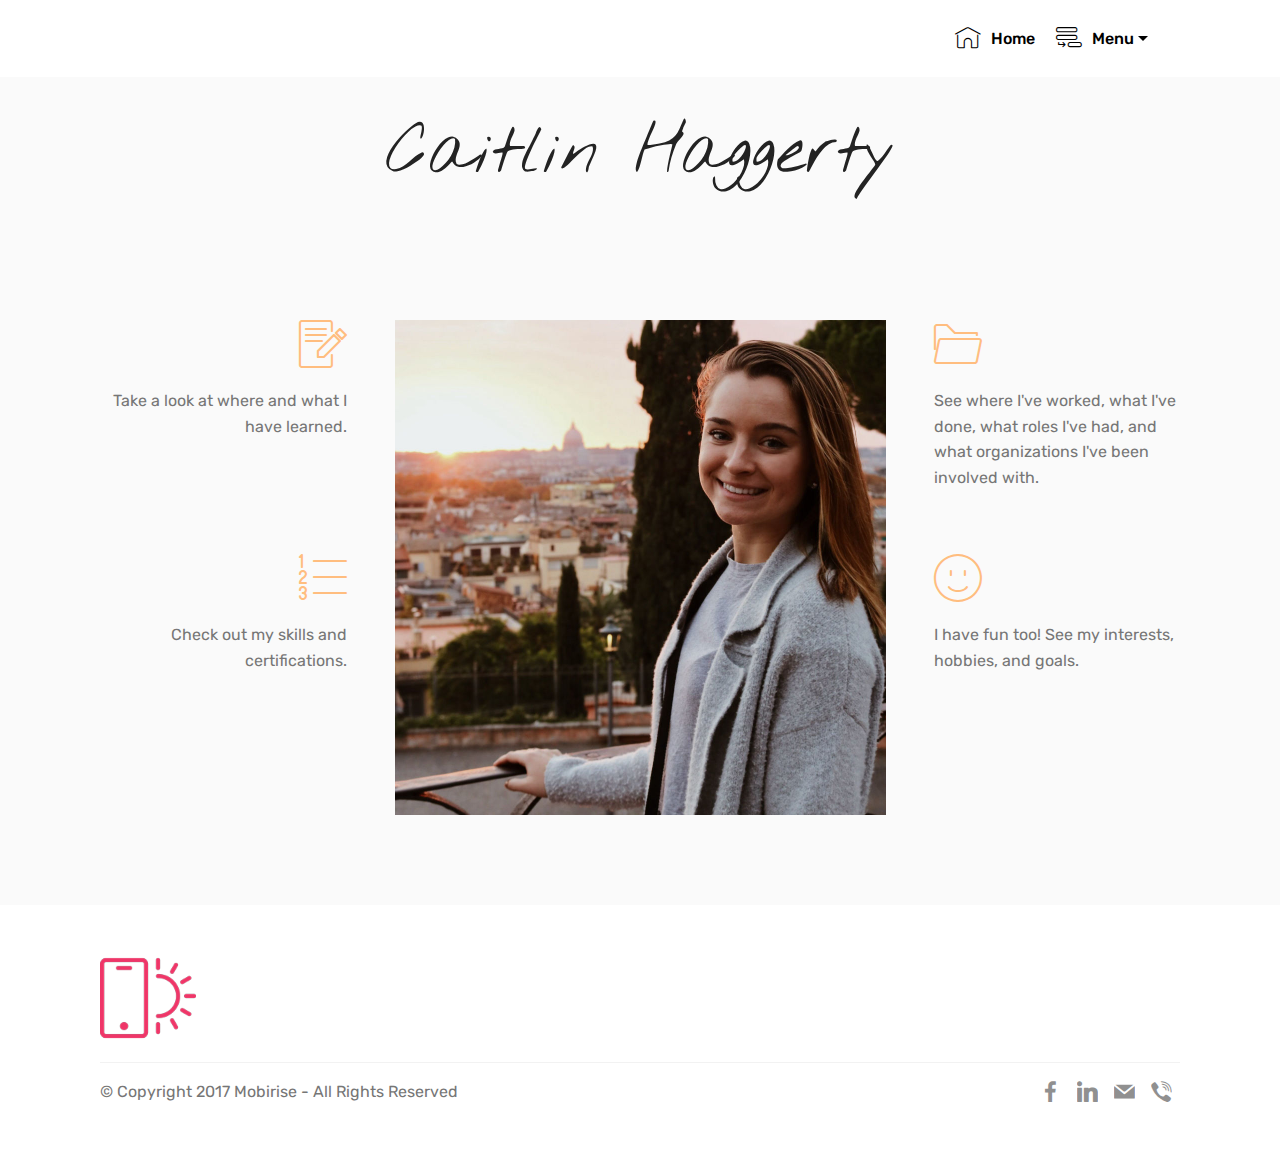
<file: index.html>
<!DOCTYPE html>
<html >
<head>
  <!-- Site made with Mobirise Website Builder v4.7.1, https://mobirise.com -->
  <meta charset="UTF-8">
  <meta http-equiv="X-UA-Compatible" content="IE=edge">
  <meta name="generator" content="Mobirise v4.7.1, mobirise.com">
  <meta name="viewport" content="width=device-width, initial-scale=1, minimum-scale=1">
  <link rel="shortcut icon" href="assets/images/logo2.png" type="image/x-icon">
  <meta name="description" content="">
  <title>Home</title>
  <link rel="stylesheet" href="assets/web/assets/mobirise-icons/mobirise-icons.css">
  <link rel="stylesheet" href="assets/tether/tether.min.css">
  <link rel="stylesheet" href="assets/bootstrap/css/bootstrap.min.css">
  <link rel="stylesheet" href="assets/bootstrap/css/bootstrap-grid.min.css">
  <link rel="stylesheet" href="assets/bootstrap/css/bootstrap-reboot.min.css">
  <link rel="stylesheet" href="assets/dropdown/css/style.css">
  <link rel="stylesheet" href="assets/socicon/css/styles.css">
  <link rel="stylesheet" href="assets/theme/css/style.css">
  <link rel="stylesheet" href="assets/mobirise/css/mbr-additional.css" type="text/css">
  
  
  
</head>
<body>
  <section class="menu cid-qPCZsKDRvk" once="menu" id="menu2-e">

    

    <nav class="navbar navbar-expand beta-menu navbar-dropdown align-items-center navbar-fixed-top navbar-toggleable-sm">
        <button class="navbar-toggler navbar-toggler-right" type="button" data-toggle="collapse" data-target="#navbarSupportedContent" aria-controls="navbarSupportedContent" aria-expanded="false" aria-label="Toggle navigation">
            <div class="hamburger">
                <span></span>
                <span></span>
                <span></span>
                <span></span>
            </div>
        </button>
        <div class="menu-logo">
            <div class="navbar-brand">
                
                
            </div>
        </div>
        <div class="collapse navbar-collapse" id="navbarSupportedContent">
            <ul class="navbar-nav nav-dropdown nav-right navbar-nav-top-padding" data-app-modern-menu="true"><li class="nav-item">
                    <a class="nav-link link text-black display-4" href="index.html"><span class="mbri-home mbr-iconfont mbr-iconfont-btn"></span>Home</a>
                </li>
                <li class="nav-item dropdown open">
                    <a class="nav-link link text-black dropdown-toggle display-4" href="https://mobirise.com" data-toggle="dropdown-submenu" aria-expanded="true"><span class="mbri-add-submenu mbr-iconfont mbr-iconfont-btn"></span>
                        Menu</a><div class="dropdown-menu"><a class="text-black dropdown-item display-4" href="page1.html"><span class="mbri-edit mbr-iconfont mbr-iconfont-btn"></span>Education</a><a class="text-black dropdown-item display-4" href="page2.html"><span class="mbri-opened-folder mbr-iconfont mbr-iconfont-btn"></span>Experience</a><a class="text-black dropdown-item display-4" href="page3.html"><span class="mbri-numbered-list mbr-iconfont mbr-iconfont-btn"></span>Skills</a><a class="text-black dropdown-item display-4" href="page4.html"><span class="mbri-smile-face mbr-iconfont mbr-iconfont-btn"></span>Interests</a></div>
                </li><li class="nav-item"><a class="nav-link link text-black display-4" href="https://mobirise.com"></a></li><li class="nav-item"><a class="nav-link link text-black display-4" href="https://mobirise.com"></a></li></ul>
            
        </div>
    </nav>
</section>

<section class="engine"><a href="https://mobirise.ws/g">create own website</a></section><section class="mbr-section content4 cid-qPHnG5yxOM" id="content4-1g">

    

    <div class="container">
        <div class="media-container-row">
            <div class="title col-12 col-md-8">
                <h2 class="align-center pb-3 mbr-fonts-style display-1">Caitlin Haggerty</h2>
                
                
            </div>
        </div>
    </div>
</section>

<section class="features12 cid-qPCArKqyAl" id="features12-d">
    
    

    

    <div class="container">
        
        

        <div class="media-container-row pt-5">
            <div class="block-content align-right">
                <div class="card pl-3 pr-3 pb-5">
                    <div class="mbr-card-img-title">
                        <div class="card-img pb-3">
                             <a href="page1.html"><span class="mbr-iconfont mbri-edit" style="color: rgb(255, 189, 127);"></span></a>
                        </div>
                        <div class="mbr-crt-title">
                            
                        </div>
                    </div>                

                    <div class="card-box">
                        <p class="mbr-text mbr-section-text mbr-fonts-style display-7">
                            Take a look at where and what I have learned.<br><br><br></p>
                    </div>
                </div>

                <div class="card pl-3 pr-3 pb-5">
                    <div class="mbr-card-img-title">
                        <div class="card-img pb-3">
                            <a href="page3.html"><span class="mbr-iconfont mbri-numbered-list" style="color: rgb(255, 189, 127);"></span></a>
                        </div>
                        <div class="mbr-crt-title">
                            
                        </div>
                    </div>
                    <div class="card-box">
                        <p class="mbr-text mbr-section-text mbr-fonts-style display-7">
                            Check out my skills and certifications.</p>
                    </div>
                </div>
            </div>

            <div class="mbr-figure" style="width: 50%;">
                <img src="assets/images/img-8143-982x1473.jpg" alt="Mobirise" title="">
            </div>

            <div class="block-content align-left  ">
                <div class="card pl-3 pr-3 pb-5">
                    <div class="mbr-card-img-title">
                        <div class="card-img pb-3">
                             <a href="page2.html"><span class="mbr-iconfont mbri-opened-folder" style="color: rgb(255, 189, 127);"></span></a>
                        </div>
                        <div class="mbr-crt-title">
                            
                        </div>
                    </div>                

                    <div class="card-box">
                        <p class="mbr-text mbr-section-text mbr-fonts-style display-7">
                            See where I've worked, what I've done, what roles I've had, and what organizations I've been involved with.</p>
                    </div>
                </div>

                <div class="card pl-3 pr-3 pb-5">
                    <div class="mbr-card-img-title">
                        <div class="card-img pb-3">
                            <a href="page4.html"><span class="mbr-iconfont mbri-smile-face" style="color: rgb(255, 189, 127);"></span></a>
                        </div>
                        <div class="mbr-crt-title">
                            
                        </div>
                    </div>
                    <div class="card-box">
                        <p class="mbr-text mbr-section-text mbr-fonts-style display-7">
                            I have fun too! See my interests, hobbies, and goals.</p>
                    </div>
                </div>
            </div>
        </div>
    </div>
</section>

<section class="cid-qPDhYiDQce" id="footer5-w">

    

    

    <div class="container">
        <div class="media-container-row">
            <div class="col-md-3">
                <div class="media-wrap">
                    <a href="https://mobirise.com/">
                       <img src="assets/images/logo2.png" alt="Mobirise">
                    </a>
                </div>
            </div>
            <div class="col-md-9">
                <p class="mbr-text align-right links mbr-fonts-style display-7">&nbsp; &nbsp; &nbsp; &nbsp; &nbsp; &nbsp; &nbsp; &nbsp; &nbsp; &nbsp; &nbsp; &nbsp; &nbsp;&nbsp;&nbsp; &nbsp; &nbsp; &nbsp; &nbsp; &nbsp; &nbsp; &nbsp; &nbsp; &nbsp; &nbsp; &nbsp; &nbsp;</p>
            </div>
        </div>
        <div class="footer-lower">
            <div class="media-container-row">
                <div class="col-md-12">
                    <hr>
                </div>
            </div>
            <div class="media-container-row mbr-white">
                <div class="col-md-6 copyright">
                    <p class="mbr-text mbr-fonts-style display-7">
                        © Copyright 2017 Mobirise - All Rights Reserved
                    </p>
                </div>
                <div class="col-md-6">
                    <div class="social-list align-right">
                        <div class="soc-item">
                            <a href="https://www.facebook.com/caitlingracehaggerty" target="_blank">
                                <span class="mbr-iconfont mbr-iconfont-social socicon-facebook socicon"></span>
                            </a>
                        </div>
                        <div class="soc-item">
                            <a href="https://www.linkedin.com/in/caitlinghaggerty/" target="_blank">
                                <span class="mbr-iconfont mbr-iconfont-social socicon-linkedin socicon"></span>
                            </a>
                        </div>
                        <div class="soc-item">
                            <a href="mailto:chaggert@stevens.edu">
                                <span class="mbr-iconfont mbr-iconfont-social socicon-mail socicon"></span>
                            </a>
                        </div>
                        <div class="soc-item">
                            <a href="tel:+1-908-230-0656">
                                <span class="mbr-iconfont mbr-iconfont-social socicon-viber socicon"></span>
                            </a>
                        </div>
                        
                        
                    </div>
                </div>
            </div>
        </div>
    </div>
</section>


  <script src="assets/web/assets/jquery/jquery.min.js"></script>
  <script src="assets/popper/popper.min.js"></script>
  <script src="assets/tether/tether.min.js"></script>
  <script src="assets/bootstrap/js/bootstrap.min.js"></script>
  <script src="assets/smoothscroll/smooth-scroll.js"></script>
  <script src="assets/dropdown/js/script.min.js"></script>
  <script src="assets/touchswipe/jquery.touch-swipe.min.js"></script>
  <script src="assets/theme/js/script.js"></script>
  
  
</body>
</html>
</file>
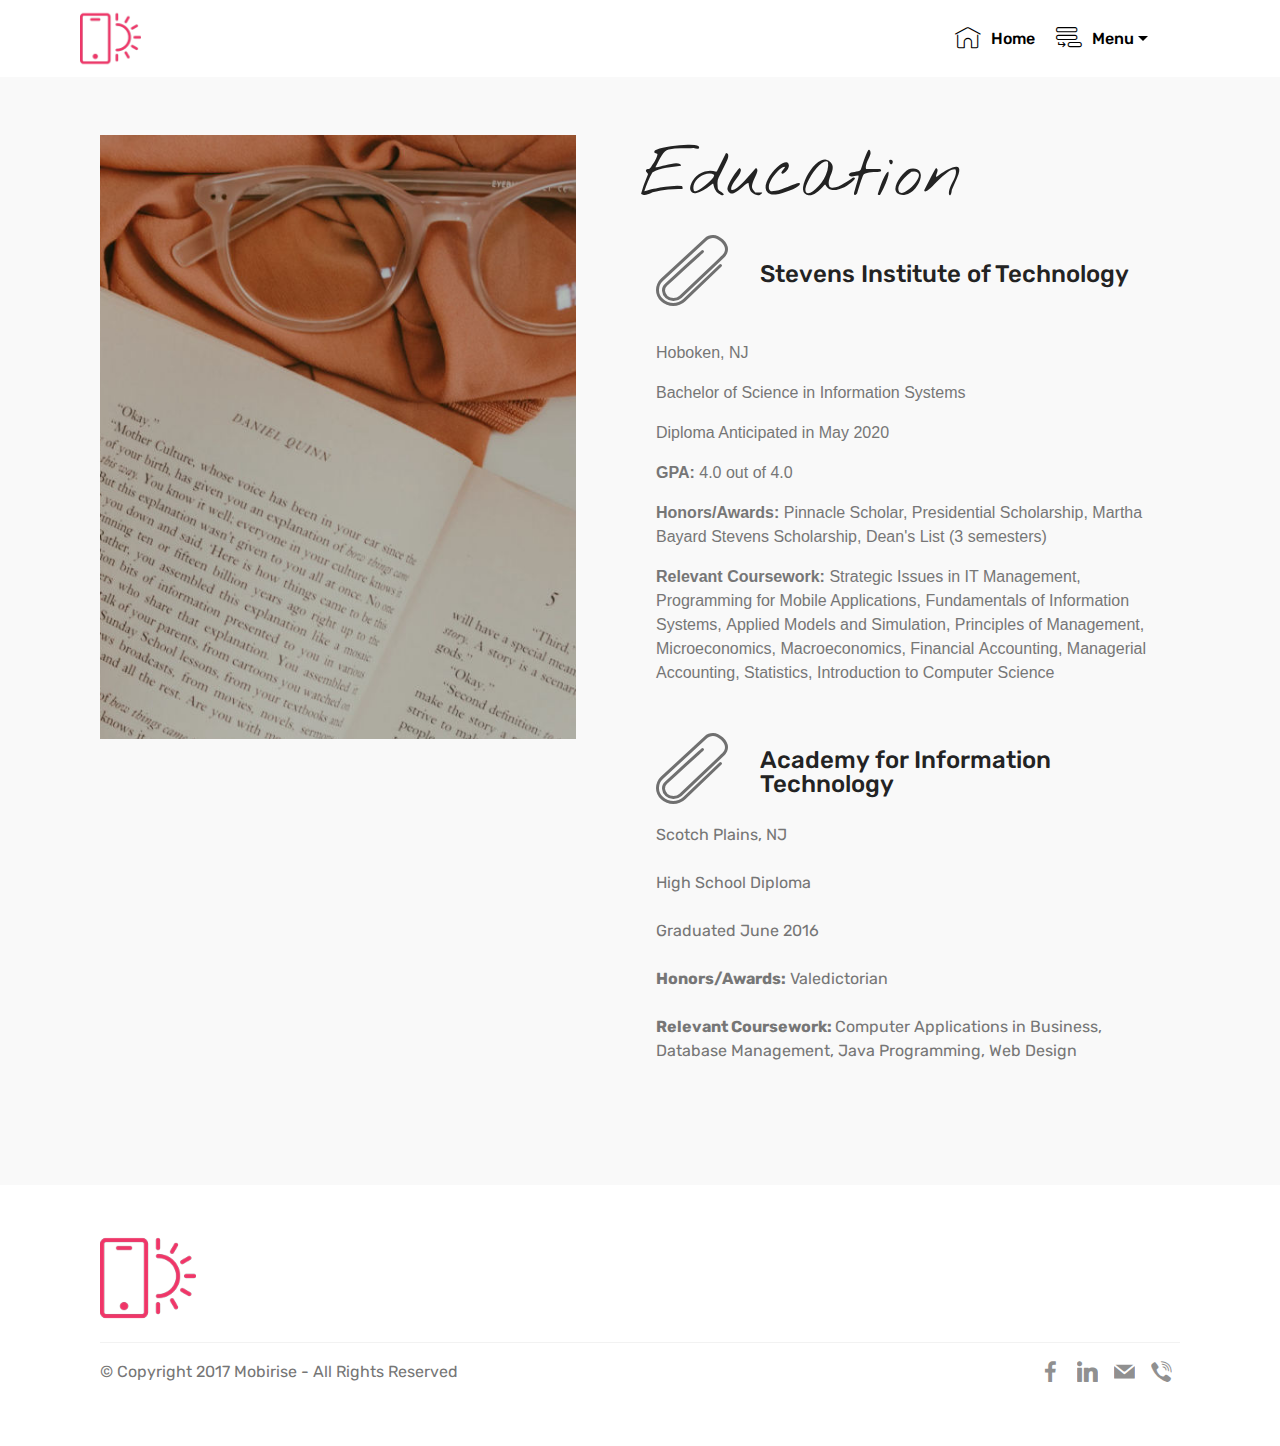
<file: page1.html>
<!DOCTYPE html>
<html >
<head>
  <!-- Site made with Mobirise Website Builder v4.7.1, https://mobirise.com -->
  <meta charset="UTF-8">
  <meta http-equiv="X-UA-Compatible" content="IE=edge">
  <meta name="generator" content="Mobirise v4.7.1, mobirise.com">
  <meta name="viewport" content="width=device-width, initial-scale=1, minimum-scale=1">
  <link rel="shortcut icon" href="assets/images/logo2.png" type="image/x-icon">
  <meta name="description" content="Web Page Generator Description">
  <title>Education</title>
  <link rel="stylesheet" href="assets/web/assets/mobirise-icons/mobirise-icons.css">
  <link rel="stylesheet" href="assets/tether/tether.min.css">
  <link rel="stylesheet" href="assets/bootstrap/css/bootstrap.min.css">
  <link rel="stylesheet" href="assets/bootstrap/css/bootstrap-grid.min.css">
  <link rel="stylesheet" href="assets/bootstrap/css/bootstrap-reboot.min.css">
  <link rel="stylesheet" href="assets/dropdown/css/style.css">
  <link rel="stylesheet" href="assets/socicon/css/styles.css">
  <link rel="stylesheet" href="assets/theme/css/style.css">
  <link rel="stylesheet" href="assets/mobirise/css/mbr-additional.css" type="text/css">
  
  
  
</head>
<body>
  <section class="menu cid-qPDqlFCJLV" once="menu" id="menu2-19">

    

    <nav class="navbar navbar-expand beta-menu navbar-dropdown align-items-center navbar-fixed-top navbar-toggleable-sm">
        <button class="navbar-toggler navbar-toggler-right" type="button" data-toggle="collapse" data-target="#navbarSupportedContent" aria-controls="navbarSupportedContent" aria-expanded="false" aria-label="Toggle navigation">
            <div class="hamburger">
                <span></span>
                <span></span>
                <span></span>
                <span></span>
            </div>
        </button>
        <div class="menu-logo">
            <div class="navbar-brand">
                <span class="navbar-logo">
                    <a href="https://mobirise.com">
                        <img src="assets/images/logo2.png" alt="Mobirise" style="height: 3.8rem;">
                    </a>
                </span>
                
            </div>
        </div>
        <div class="collapse navbar-collapse" id="navbarSupportedContent">
            <ul class="navbar-nav nav-dropdown nav-right" data-app-modern-menu="true"><li class="nav-item">
                    <a class="nav-link link text-black display-4" href="index.html"><span class="mbri-home mbr-iconfont mbr-iconfont-btn"></span>Home</a>
                </li>
                <li class="nav-item dropdown open">
                    <a class="nav-link link text-black dropdown-toggle display-4" href="https://mobirise.com" data-toggle="dropdown-submenu" aria-expanded="true"><span class="mbri-add-submenu mbr-iconfont mbr-iconfont-btn"></span>
                        Menu</a><div class="dropdown-menu"><a class="text-black dropdown-item display-4" href="page1.html"><span class="mbri-edit mbr-iconfont mbr-iconfont-btn"></span>Education</a><a class="text-black dropdown-item display-4" href="page2.html"><span class="mbri-opened-folder mbr-iconfont mbr-iconfont-btn"></span>Experience</a><a class="text-black dropdown-item display-4" href="page3.html"><span class="mbri-numbered-list mbr-iconfont mbr-iconfont-btn"></span>Skills</a><a class="text-black dropdown-item display-4" href="page4.html"><span class="mbri-smile-face mbr-iconfont mbr-iconfont-btn"></span>Interests</a></div>
                </li><li class="nav-item"><a class="nav-link link text-black display-4" href="https://mobirise.com"></a></li><li class="nav-item"><a class="nav-link link text-black display-4" href="https://mobirise.com"></a></li></ul>
            
        </div>
    </nav>
</section>

<section class="engine"><a href="https://mobirise.ws/q">website creator download</a></section><section class="features11 cid-qPD4diChht" id="features11-j">

    

    

    <div class="container">   
        <div class="col-md-12">
            <div class="media-container-row">
                <div class="mbr-figure" style="width: 50%;">
                    <img src="assets/images/mbr-952x651.jpg" alt="Mobirise" title="">
                </div>
                <div class=" align-left aside-content">
                    <h2 class="mbr-title pt-2 mbr-fonts-style display-1">
                        Education</h2>
                    <div class="mbr-section-text">
                        
                    </div>

                    <div class="block-content">
                        <div class="card p-3 pr-3">
                            <div class="media">
                                <div class=" align-self-center card-img pb-3">
                                    <span class="mbr-iconfont mbri-paperclip"></span>
                                </div>     
                                <div class="media-body">
                                    <h4 class="card-title mbr-fonts-style display-5">
                                        Stevens Institute of Technology</h4>
                                </div>
                            </div>                

                            <div class="card-box">
                                <p class="block-text mbr-fonts-style display-7"></p><p>Hoboken, NJ&nbsp;</p><p>Bachelor of Science in Information Systems</p><p>Diploma Anticipated in May 2020</p><p><strong>GPA: </strong>4.0 out of 4.0</p><p><strong>Honors/Awards:</strong>&nbsp;Pinnacle Scholar, Presidential Scholarship, Martha Bayard Stevens Scholarship, Dean's List (3 semesters)</p><p><strong>Relevant Coursework:&nbsp;</strong><span style="font-size: 1rem; background-color: transparent;">Strategic Issues in IT Management, Programming for Mobile Applications, Fundamentals of Information Systems,&nbsp;</span><span style="font-size: 1rem; background-color: transparent;">Applied Models and Simulation, Principles of Management, Microeconomics, Macroeconomics, Financial&nbsp;</span><span style="font-size: 1rem; background-color: transparent;">Accounting, Managerial Accounting, Statistics, Introduction to Computer Science</span></p><p></p>
                            </div>
                        </div>

                        <div class="card p-3 pr-3">
                            <div class="media">
                                <div class="align-self-center card-img pb-3">
                                    <span class="mbr-iconfont mbri-paperclip"></span>
                                </div>     
                                <div class="media-body">
                                    <h4 class="card-title mbr-fonts-style display-5">Academy for Information Technology</h4>
                                </div>
                            </div>                

                            <div class="card-box">
                                <p class="block-text mbr-fonts-style display-7">
                                    Scotch Plains, NJ<br><br>High School Diploma<br><br>Graduated June 2016<br><br><strong>Honors/Awards:</strong>&nbsp;Valedictorian<br><br><strong>Relevant Coursework:&nbsp;</strong>Computer Applications in Business, Database Management, Java Programming, Web Design</p>
                            </div>
                        </div>
                    </div>
                </div>
            </div>
        </div> 
    </div>          
</section>

<section class="cid-qPDnpG1nXQ" id="footer5-15">

    

    

    <div class="container">
        <div class="media-container-row">
            <div class="col-md-3">
                <div class="media-wrap">
                    <a href="https://mobirise.com/">
                       <img src="assets/images/logo20.png" alt="Mobirise">
                    </a>
                </div>
            </div>
            <div class="col-md-9">
                <p class="mbr-text align-right links mbr-fonts-style display-7">&nbsp; &nbsp; &nbsp; &nbsp; &nbsp; &nbsp; &nbsp; &nbsp; &nbsp; &nbsp; &nbsp; &nbsp; &nbsp;&nbsp;&nbsp; &nbsp; &nbsp; &nbsp; &nbsp; &nbsp; &nbsp; &nbsp; &nbsp; &nbsp; &nbsp; &nbsp; &nbsp;</p>
            </div>
        </div>
        <div class="footer-lower">
            <div class="media-container-row">
                <div class="col-md-12">
                    <hr>
                </div>
            </div>
            <div class="media-container-row mbr-white">
                <div class="col-md-6 copyright">
                    <p class="mbr-text mbr-fonts-style display-7">
                        © Copyright 2017 Mobirise - All Rights Reserved
                    </p>
                </div>
                <div class="col-md-6">
                    <div class="social-list align-right">
                        <div class="soc-item">
                            <a href="https://www.facebook.com/caitlingracehaggerty" target="_blank">
                                <span class="mbr-iconfont mbr-iconfont-social socicon-facebook socicon"></span>
                            </a>
                        </div>
                        <div class="soc-item">
                            <a href="https://www.linkedin.com/in/caitlinghaggerty/" target="_blank">
                                <span class="mbr-iconfont mbr-iconfont-social socicon-linkedin socicon"></span>
                            </a>
                        </div>
                        <div class="soc-item">
                            <a href="mailto:chaggert@stevens.edu">
                                <span class="mbr-iconfont mbr-iconfont-social socicon-mail socicon"></span>
                            </a>
                        </div>
                        <div class="soc-item">
                            <a href="tel:+1-908-230-0656">
                                <span class="mbr-iconfont mbr-iconfont-social socicon-viber socicon"></span>
                            </a>
                        </div>
                        
                        
                    </div>
                </div>
            </div>
        </div>
    </div>
</section>


  <script src="assets/web/assets/jquery/jquery.min.js"></script>
  <script src="assets/popper/popper.min.js"></script>
  <script src="assets/tether/tether.min.js"></script>
  <script src="assets/bootstrap/js/bootstrap.min.js"></script>
  <script src="assets/smoothscroll/smooth-scroll.js"></script>
  <script src="assets/dropdown/js/script.min.js"></script>
  <script src="assets/touchswipe/jquery.touch-swipe.min.js"></script>
  <script src="assets/theme/js/script.js"></script>
  
  
</body>
</html>
</file>
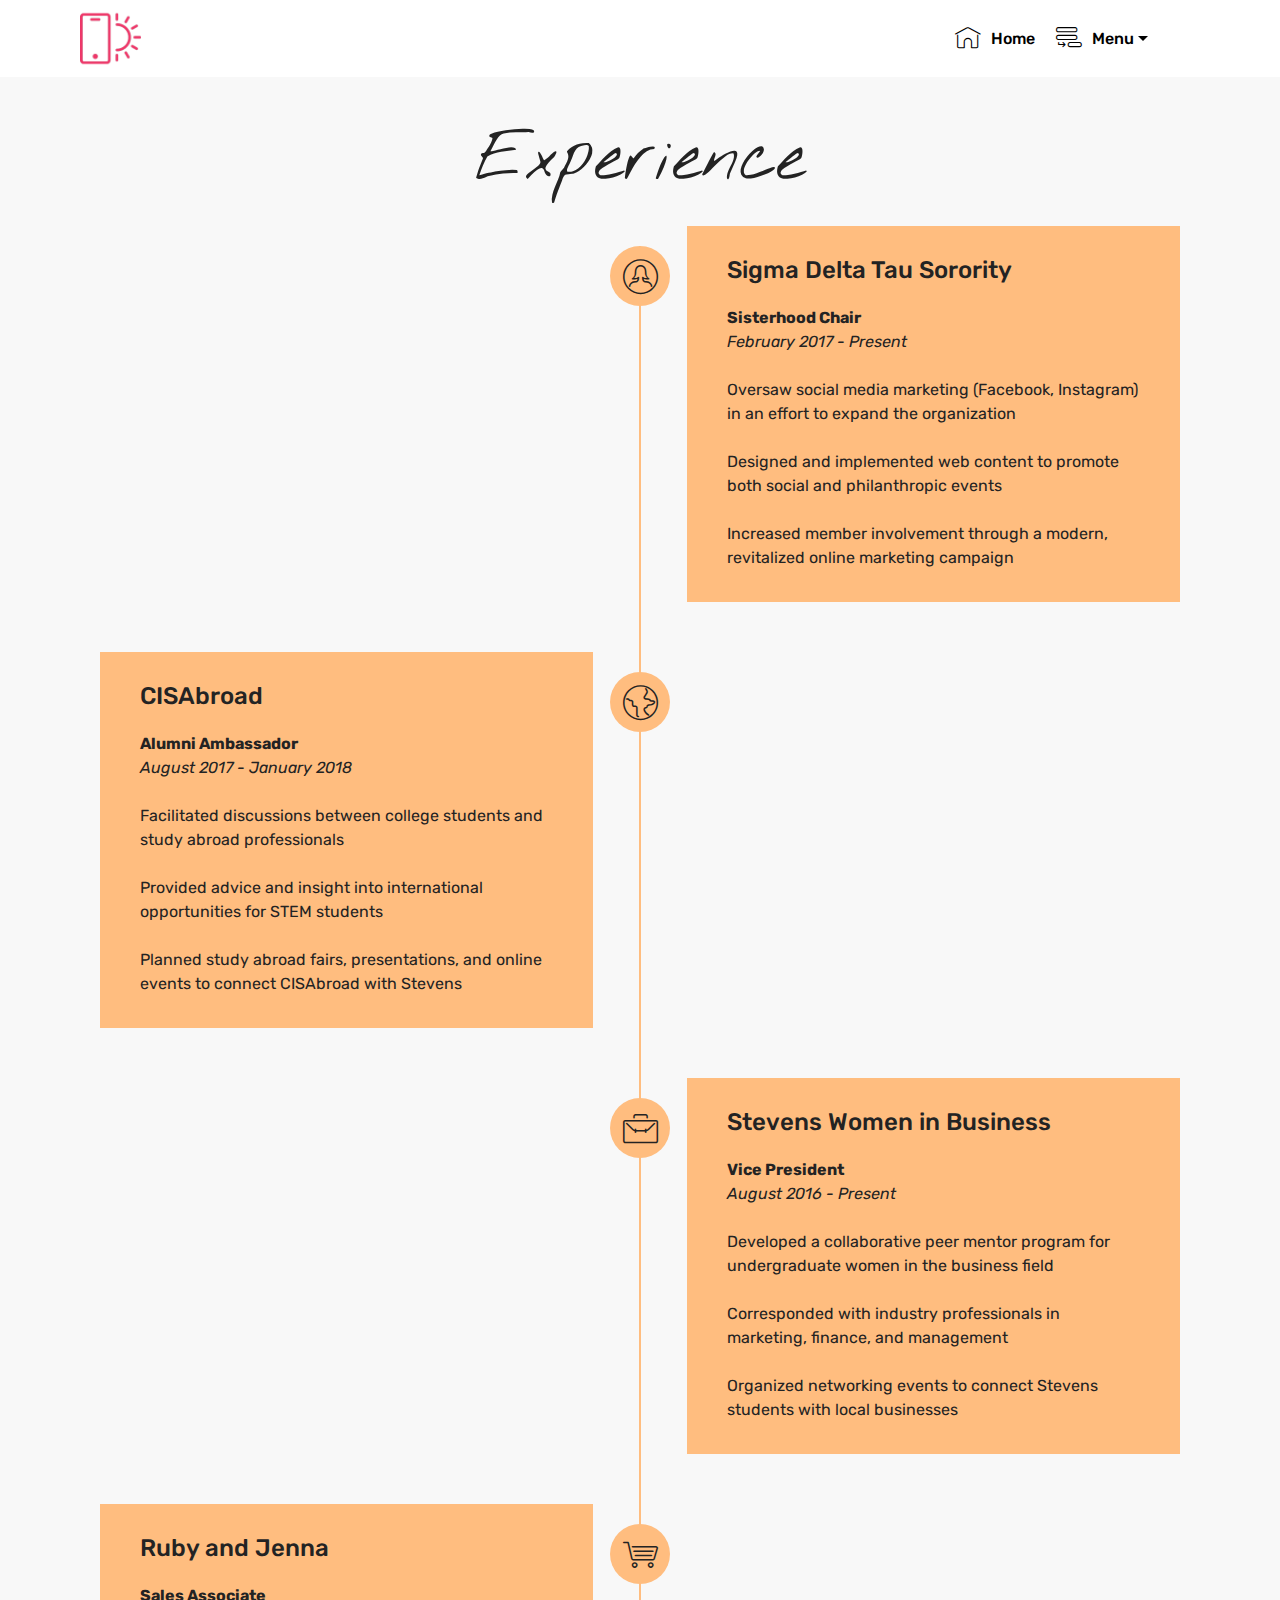
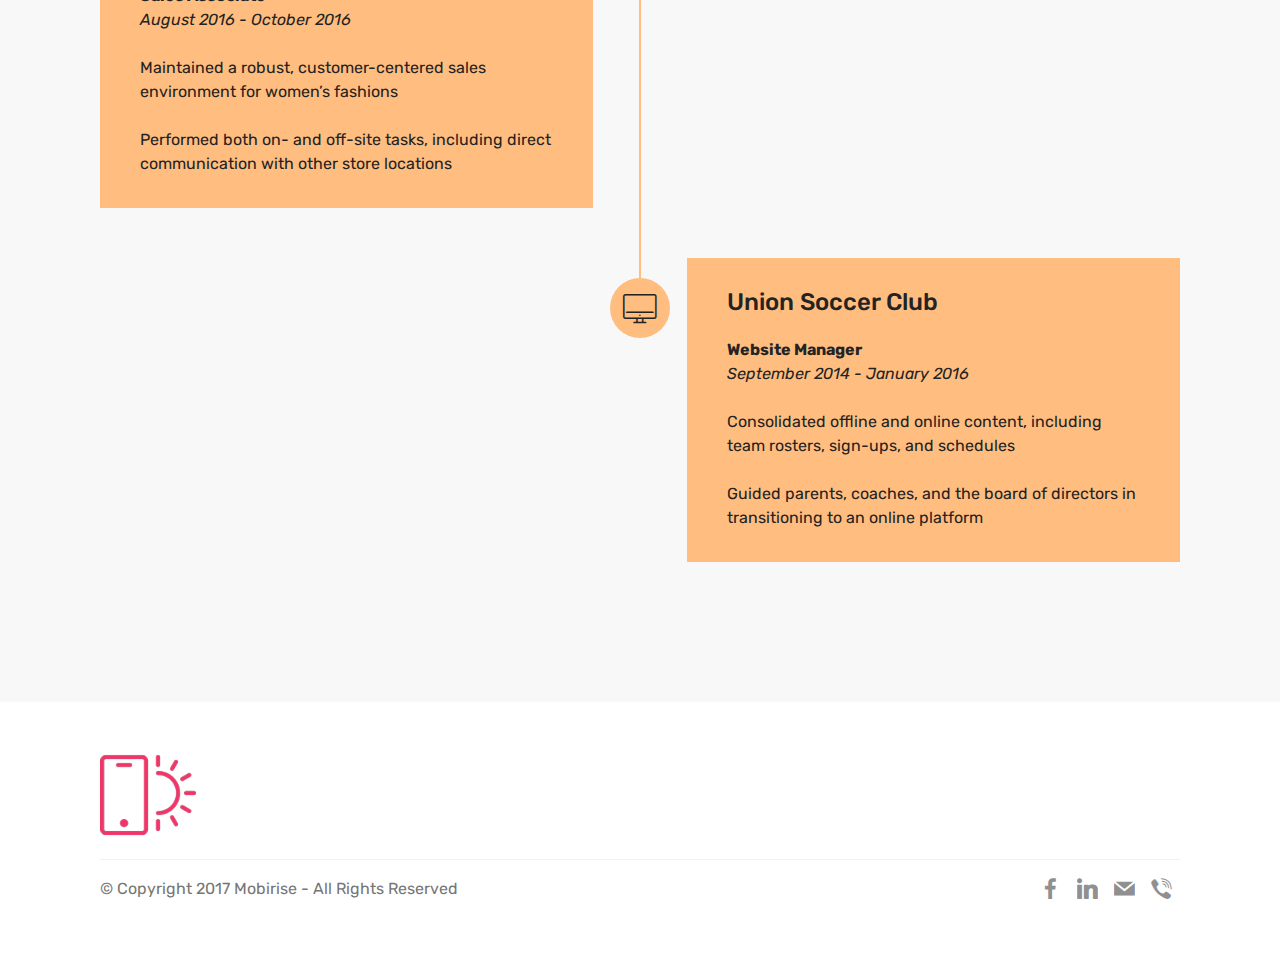
<file: page2.html>
<!DOCTYPE html>
<html >
<head>
  <!-- Site made with Mobirise Website Builder v4.7.1, https://mobirise.com -->
  <meta charset="UTF-8">
  <meta http-equiv="X-UA-Compatible" content="IE=edge">
  <meta name="generator" content="Mobirise v4.7.1, mobirise.com">
  <meta name="viewport" content="width=device-width, initial-scale=1, minimum-scale=1">
  <link rel="shortcut icon" href="assets/images/logo2.png" type="image/x-icon">
  <meta name="description" content="Web Page Builder Description">
  <title>Experience</title>
  <link rel="stylesheet" href="assets/web/assets/mobirise-icons/mobirise-icons.css">
  <link rel="stylesheet" href="assets/tether/tether.min.css">
  <link rel="stylesheet" href="assets/bootstrap/css/bootstrap.min.css">
  <link rel="stylesheet" href="assets/bootstrap/css/bootstrap-grid.min.css">
  <link rel="stylesheet" href="assets/bootstrap/css/bootstrap-reboot.min.css">
  <link rel="stylesheet" href="assets/dropdown/css/style.css">
  <link rel="stylesheet" href="assets/socicon/css/styles.css">
  <link rel="stylesheet" href="assets/theme/css/style.css">
  <link rel="stylesheet" href="assets/mobirise/css/mbr-additional.css" type="text/css">
  
  
  
</head>
<body>
  <section class="menu cid-qPDqiRPCoT" once="menu" id="menu2-18">

    

    <nav class="navbar navbar-expand beta-menu navbar-dropdown align-items-center navbar-fixed-top navbar-toggleable-sm">
        <button class="navbar-toggler navbar-toggler-right" type="button" data-toggle="collapse" data-target="#navbarSupportedContent" aria-controls="navbarSupportedContent" aria-expanded="false" aria-label="Toggle navigation">
            <div class="hamburger">
                <span></span>
                <span></span>
                <span></span>
                <span></span>
            </div>
        </button>
        <div class="menu-logo">
            <div class="navbar-brand">
                <span class="navbar-logo">
                    <a href="https://mobirise.com">
                        <img src="assets/images/logo2.png" alt="Mobirise" style="height: 3.8rem;">
                    </a>
                </span>
                
            </div>
        </div>
        <div class="collapse navbar-collapse" id="navbarSupportedContent">
            <ul class="navbar-nav nav-dropdown nav-right" data-app-modern-menu="true"><li class="nav-item">
                    <a class="nav-link link text-black display-4" href="index.html"><span class="mbri-home mbr-iconfont mbr-iconfont-btn"></span>Home</a>
                </li>
                <li class="nav-item dropdown open">
                    <a class="nav-link link text-black dropdown-toggle display-4" href="https://mobirise.com" data-toggle="dropdown-submenu" aria-expanded="true"><span class="mbri-add-submenu mbr-iconfont mbr-iconfont-btn"></span>
                        Menu</a><div class="dropdown-menu"><a class="text-black dropdown-item display-4" href="page1.html"><span class="mbri-edit mbr-iconfont mbr-iconfont-btn"></span>Education</a><a class="text-black dropdown-item display-4" href="page2.html"><span class="mbri-opened-folder mbr-iconfont mbr-iconfont-btn"></span>Experience</a><a class="text-black dropdown-item display-4" href="page3.html"><span class="mbri-numbered-list mbr-iconfont mbr-iconfont-btn"></span>Skills</a><a class="text-black dropdown-item display-4" href="page4.html"><span class="mbri-smile-face mbr-iconfont mbr-iconfont-btn"></span>Interests</a></div>
                </li><li class="nav-item"><a class="nav-link link text-black display-4" href="https://mobirise.com"></a></li><li class="nav-item"><a class="nav-link link text-black display-4" href="https://mobirise.com"></a></li></ul>
            
        </div>
    </nav>
</section>

<section class="engine"><a href="https://mobirise.ws/e">best website authoring software</a></section><section class="timeline2 cid-qPD7O2QcyY" id="timeline2-l">

    

    

    <div class="container align-center">
        <h2 class="mbr-section-title pb-3 mbr-fonts-style display-1">
            Experience<br></h2>
        

        <div class="container timelines-container" mbri-timelines="">
            <div class="row timeline-element reverse separline">      
                <span class="iconsBackground">
                    <span class="mbr-iconfont mbri-user2"></span>
                </span>          
                <div class="col-xs-12 col-md-6 align-left">
                    <div class="timeline-text-content">
                        <h4 class="mbr-timeline-title pb-3 mbr-fonts-style display-5">
                            Sigma Delta Tau Sorority</h4>
                        <p class="mbr-timeline-text mbr-fonts-style display-7"><strong>Sisterhood Chair</strong><br><em>February 2017 - Present</em><br><br>Oversaw social media marketing (Facebook, Instagram) in an effort to expand the organization<br><br>Designed and implemented web content to promote both social and philanthropic events<br><br>Increased member involvement through a modern, revitalized online marketing campaign<br></p>
                     </div>
                </div>
            </div>

            <div class="row timeline-element  separline">
                <span class="iconsBackground">
                    <span class="mbr-iconfont mbri-globe"></span>
                </span>
                <div class="col-xs-12 col-md-6 align-left ">
                    <div class="timeline-text-content">
                        <h4 class="mbr-timeline-title pb-3 mbr-fonts-style display-5">
                            CISAbroad</h4>
                        <p class="mbr-timeline-text mbr-fonts-style display-7"><strong>Alumni Ambassador</strong><br><em>August 2017 - January 2018</em><br><br>Facilitated discussions between college students and study abroad professionals<br><br>Provided advice and insight into international opportunities for STEM students<br><br>Planned study abroad fairs, presentations, and online events to connect CISAbroad with Stevens<br></p>
                    </div>
                </div>
            </div> 

            <div class="row timeline-element reverse separline">
                <span class="iconsBackground">
                    <span class="mbr-iconfont mbri-briefcase"></span>
                </span>
                <div class="col-xs-12 col-md-6 align-left">
                    <div class="timeline-text-content">
                        <h4 class="mbr-timeline-title pb-3 mbr-fonts-style display-5">
                            Stevens Women in Business</h4>      
                        <p class="mbr-timeline-text mbr-fonts-style display-7"><strong>
                            Vice President</strong><br><em>August 2016 - Present</em><br><br>Developed a collaborative peer mentor program for undergraduate women in the business field<br><br>Corresponded with industry professionals in marketing, finance, and management<br><br>Organized networking events to connect Stevens students with local businesses<br></p>
                    </div>
                </div>
            </div>

            <div class="row timeline-element  separline">
                <span class="iconsBackground">
                    <span class="mbr-iconfont mbri-shopping-cart"></span>
                </span>
                <div class="col-xs-12 col-md-6 align-left ">
                    <div class="timeline-text-content">
                        <h4 class="mbr-timeline-title pb-3 mbr-fonts-style display-5">
                            Ruby and Jenna</h4>
                        <p class="mbr-timeline-text mbr-fonts-style display-7"><strong>Sales Associate</strong><br><em>August 2016 - October 2016</em><br><br>Maintained a robust, customer-centered sales environment for women’s fashions<br><br>Performed both on- and off-site tasks, including direct communication with other store locations<br></p>
                    </div>
                </div>
            </div>

            <div class="row timeline-element reverse">
                <span class="iconsBackground">
                    <span class="mbr-iconfont mbri-desktop"></span>
                </span>
                <div class="col-xs-12 col-md-6 align-left">
                    <div class="timeline-text-content">
                        <h4 class="mbr-timeline-title pb-3 mbr-fonts-style display-5">Union Soccer Club</h4>
                        <p class="mbr-timeline-text mbr-fonts-style display-7"><strong>
                            Website Manager</strong><br><em>September 2014 - January 2016</em><br><br>Consolidated offline and online content, including team rosters, sign-ups, and schedules<br><br>Guided parents, coaches, and the board of directors in transitioning to an online platform<br></p>
                    </div>
                </div>
            </div>

            

            

            

            

            

            

            
        </div>
    </div>
</section>

<section class="cid-qPDnmY4NbH" id="footer5-14">

    

    

    <div class="container">
        <div class="media-container-row">
            <div class="col-md-3">
                <div class="media-wrap">
                    <a href="https://mobirise.com/">
                       <img src="assets/images/logo20.png" alt="Mobirise">
                    </a>
                </div>
            </div>
            <div class="col-md-9">
                <p class="mbr-text align-right links mbr-fonts-style display-7">&nbsp; &nbsp; &nbsp; &nbsp; &nbsp; &nbsp; &nbsp; &nbsp; &nbsp; &nbsp; &nbsp; &nbsp; &nbsp;&nbsp;&nbsp; &nbsp; &nbsp; &nbsp; &nbsp; &nbsp; &nbsp; &nbsp; &nbsp; &nbsp; &nbsp; &nbsp; &nbsp;</p>
            </div>
        </div>
        <div class="footer-lower">
            <div class="media-container-row">
                <div class="col-md-12">
                    <hr>
                </div>
            </div>
            <div class="media-container-row mbr-white">
                <div class="col-md-6 copyright">
                    <p class="mbr-text mbr-fonts-style display-7">
                        © Copyright 2017 Mobirise - All Rights Reserved
                    </p>
                </div>
                <div class="col-md-6">
                    <div class="social-list align-right">
                        <div class="soc-item">
                            <a href="https://www.facebook.com/caitlingracehaggerty" target="_blank">
                                <span class="mbr-iconfont mbr-iconfont-social socicon-facebook socicon"></span>
                            </a>
                        </div>
                        <div class="soc-item">
                            <a href="https://www.linkedin.com/in/caitlinghaggerty/" target="_blank">
                                <span class="mbr-iconfont mbr-iconfont-social socicon-linkedin socicon"></span>
                            </a>
                        </div>
                        <div class="soc-item">
                            <a href="mailto:chaggert@stevens.edu">
                                <span class="mbr-iconfont mbr-iconfont-social socicon-mail socicon"></span>
                            </a>
                        </div>
                        <div class="soc-item">
                            <a href="tel:+1-908-230-0656">
                                <span class="mbr-iconfont mbr-iconfont-social socicon-viber socicon"></span>
                            </a>
                        </div>
                        
                        
                    </div>
                </div>
            </div>
        </div>
    </div>
</section>


  <script src="assets/web/assets/jquery/jquery.min.js"></script>
  <script src="assets/popper/popper.min.js"></script>
  <script src="assets/tether/tether.min.js"></script>
  <script src="assets/bootstrap/js/bootstrap.min.js"></script>
  <script src="assets/smoothscroll/smooth-scroll.js"></script>
  <script src="assets/dropdown/js/script.min.js"></script>
  <script src="assets/touchswipe/jquery.touch-swipe.min.js"></script>
  <script src="assets/theme/js/script.js"></script>
  
  
</body>
</html>
</file>
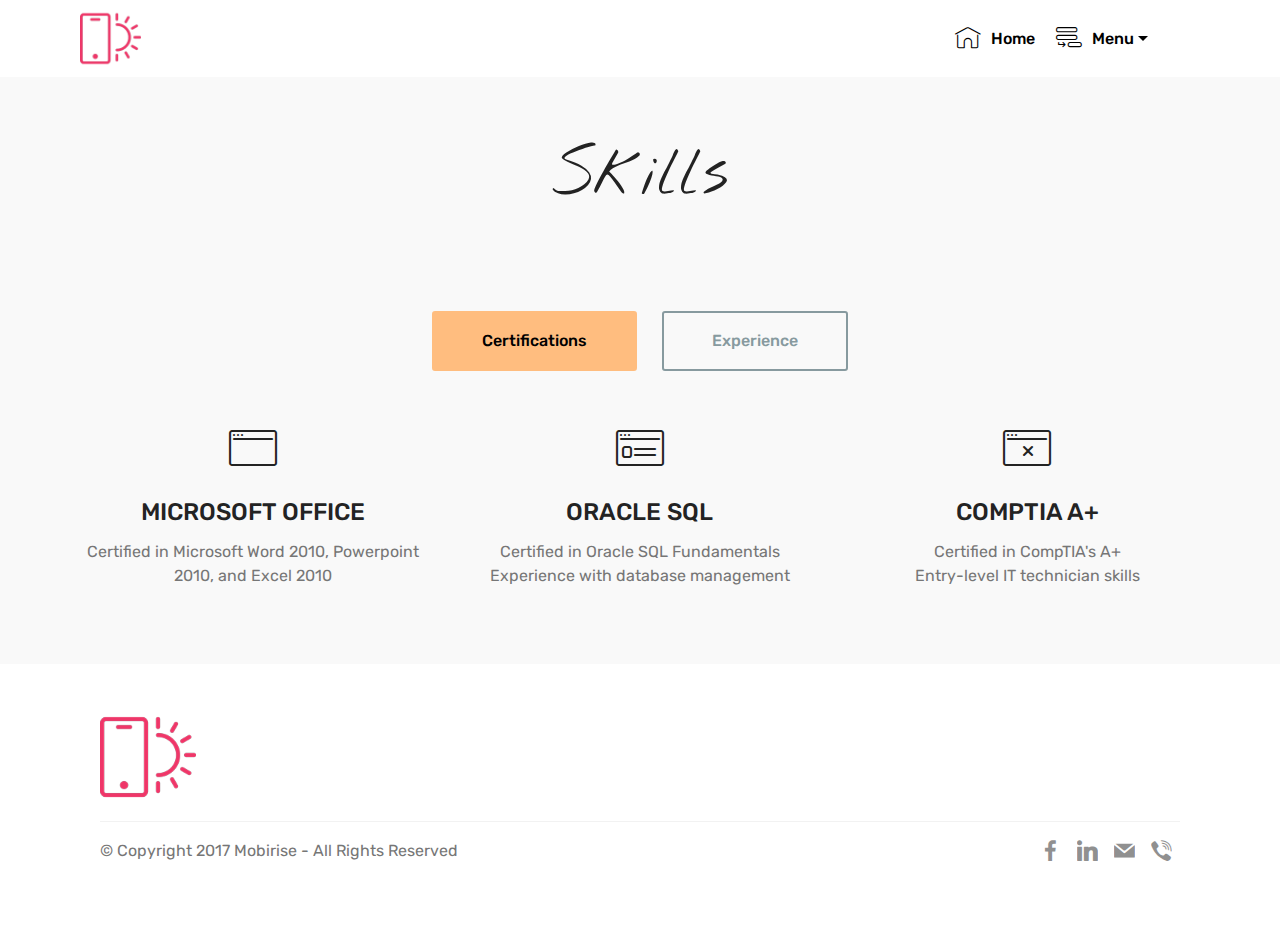
<file: page3.html>
<!DOCTYPE html>
<html >
<head>
  <!-- Site made with Mobirise Website Builder v4.7.1, https://mobirise.com -->
  <meta charset="UTF-8">
  <meta http-equiv="X-UA-Compatible" content="IE=edge">
  <meta name="generator" content="Mobirise v4.7.1, mobirise.com">
  <meta name="viewport" content="width=device-width, initial-scale=1, minimum-scale=1">
  <link rel="shortcut icon" href="assets/images/logo2.png" type="image/x-icon">
  <meta name="description" content="Site Maker Description">
  <title>Skills</title>
  <link rel="stylesheet" href="assets/web/assets/mobirise-icons/mobirise-icons.css">
  <link rel="stylesheet" href="assets/tether/tether.min.css">
  <link rel="stylesheet" href="assets/bootstrap/css/bootstrap.min.css">
  <link rel="stylesheet" href="assets/bootstrap/css/bootstrap-grid.min.css">
  <link rel="stylesheet" href="assets/bootstrap/css/bootstrap-reboot.min.css">
  <link rel="stylesheet" href="assets/socicon/css/styles.css">
  <link rel="stylesheet" href="assets/dropdown/css/style.css">
  <link rel="stylesheet" href="assets/theme/css/style.css">
  <link rel="stylesheet" href="assets/mobirise/css/mbr-additional.css" type="text/css">
  
  
  
</head>
<body>
  <section class="menu cid-qPDqgqo2Rv" once="menu" id="menu2-17">

    

    <nav class="navbar navbar-expand beta-menu navbar-dropdown align-items-center navbar-fixed-top navbar-toggleable-sm">
        <button class="navbar-toggler navbar-toggler-right" type="button" data-toggle="collapse" data-target="#navbarSupportedContent" aria-controls="navbarSupportedContent" aria-expanded="false" aria-label="Toggle navigation">
            <div class="hamburger">
                <span></span>
                <span></span>
                <span></span>
                <span></span>
            </div>
        </button>
        <div class="menu-logo">
            <div class="navbar-brand">
                <span class="navbar-logo">
                    <a href="https://mobirise.com">
                        <img src="assets/images/logo2.png" alt="Mobirise" style="height: 3.8rem;">
                    </a>
                </span>
                
            </div>
        </div>
        <div class="collapse navbar-collapse" id="navbarSupportedContent">
            <ul class="navbar-nav nav-dropdown nav-right" data-app-modern-menu="true"><li class="nav-item">
                    <a class="nav-link link text-black display-4" href="index.html"><span class="mbri-home mbr-iconfont mbr-iconfont-btn"></span>Home</a>
                </li>
                <li class="nav-item dropdown open">
                    <a class="nav-link link text-black dropdown-toggle display-4" href="https://mobirise.com" data-toggle="dropdown-submenu" aria-expanded="true"><span class="mbri-add-submenu mbr-iconfont mbr-iconfont-btn"></span>
                        Menu</a><div class="dropdown-menu"><a class="text-black dropdown-item display-4" href="page1.html"><span class="mbri-edit mbr-iconfont mbr-iconfont-btn"></span>Education</a><a class="text-black dropdown-item display-4" href="page2.html"><span class="mbri-opened-folder mbr-iconfont mbr-iconfont-btn"></span>Experience</a><a class="text-black dropdown-item display-4" href="page3.html"><span class="mbri-numbered-list mbr-iconfont mbr-iconfont-btn"></span>Skills</a><a class="text-black dropdown-item display-4" href="page4.html"><span class="mbri-smile-face mbr-iconfont mbr-iconfont-btn"></span>Interests</a></div>
                </li><li class="nav-item"><a class="nav-link link text-black display-4" href="https://mobirise.com"></a></li><li class="nav-item"><a class="nav-link link text-black display-4" href="https://mobirise.com"></a></li></ul>
            
        </div>
    </nav>
</section>

<section class="engine"><a href="https://mobirise.ws/l">free html website creator</a></section><section class="tabs3 cid-qPDct9m0HZ" id="tabs3-t">

    

    

    <div class="container">
        <h2 class="mbr-section-title align-center pb-3 mbr-fonts-style display-1">
           Skills</h2>
        
    </div>
    <div class="container-fluid">
        <div class="row tabcont">
            <ul class="nav nav-tabs pt-3 mt-5" role="tablist">
                <li class="nav-item mbr-fonts-style"><a class="nav-link active show display-7" role="tab" data-toggle="tab" href="#tabs3-t_tab0" aria-selected="true">Certifications</a></li>
                <li class="nav-item mbr-fonts-style"><a class="nav-link  show active display-7" role="tab" data-toggle="tab" href="#tabs3-t_tab1" aria-selected="true">
                        Experience</a></li>
                
                
                
                
            </ul>
        </div>
    </div>

    <div class="container">
        <div class="row px-1">
            <div class="tab-content">
                <div id="tab1" class="tab-pane in active mbr-table" role="tabpanel">
                    <div class="row tab-content-row">
                        <div class="col-xs-12 col-md-6 col-lg-4">
                            <div class="card-img ">
                                <span class="mbr-iconfont mbri-browse"></span>
                            </div>
                            <h4 class="mbr-element-title  align-center mbr-fonts-style pb-2 display-5">
                                MICROSOFT OFFICE</h4>
                            <p class="mbr-section-text  align-center mbr-fonts-style display-7">Certified in Microsoft Word 2010, Powerpoint 2010, and Excel 2010</p>
                        </div>

                        <div class="col-xs-12 col-md-6 col-lg-4">
                            <div class="card-img ">
                                <span class="mbr-iconfont mbri-sites"></span>
                            </div>
                            <h4 class="mbr-element-title  align-center mbr-fonts-style pb-2 display-5">ORACLE SQL</h4>
                            <p class="mbr-section-text  align-center mbr-fonts-style display-7">
                                Certified in Oracle SQL Fundamentals<br>Experience with database management</p>
                        </div>

                        <div class="col-xs-12 col-md-6 col-lg-4">
                            <div class="card-img ">
                                <span class="mbr-iconfont mbri-error"></span>
                            </div>
                            <h4 class="mbr-element-title  align-center mbr-fonts-style pb-2 display-5">
                                COMPTIA A+</h4>
                            <p class="mbr-section-text  align-center mbr-fonts-style display-7">
                                Certified in CompTIA's A+<br>Entry-level IT technician skills</p>
                        </div>

                        
                    </div>
                </div>

                <div id="tab2" class="tab-pane  mbr-table" role="tabpanel">
                    <div class="row tab-content-row">
                        <div class="col-xs-12 col-md-6 col-lg-4">
                            <div class="card-img ">
                                <span class="mbr-iconfont mbri-growing-chart"></span>
                            </div>
                            <h4 class="mbr-element-title  align-center mbr-fonts-style pb-2 display-5">
                                TABLEAU</h4>
                            <p class="mbr-section-text  align-center mbr-fonts-style display-7">
                                Experience with Tableau</p>
                        </div>

                        <div class="col-xs-12 col-md-6 col-lg-4">
                            <div class="card-img ">
                                <span class="mbr-iconfont mbri-menu"></span>
                            </div>
                            <h4 class="mbr-element-title  align-center mbr-fonts-style pb-2 display-5">EXCEL</h4>
                            <p class="mbr-section-text  align-center mbr-fonts-style display-7">
                                Experience with Microsoft Excel<br>Includes Analytic Solver Platform</p>
                        </div>

                        <div class="col-xs-12 col-md-6 col-lg-4">
                            <div class="card-img ">
                                <span class="mbr-iconfont mbri-touch-swipe"></span>
                            </div>
                            <h4 class="mbr-element-title  align-center mbr-fonts-style pb-2 display-5">WEB DESIGN</h4>
                            <p class="mbr-section-text  align-center mbr-fonts-style display-7">
                                Experience with HTML and CSS</p>
                        </div>

                        
                    </div>
                </div>

                <div id="tab3" class="tab-pane  mbr-table" role="tabpanel">
                    <div class="row tab-content-row">
                        <div class="col-xs-12 col-md-6 col-lg-4">
                            <div class="card-img ">
                                <span class="mbri-extension mbr-iconfont"></span>
                            </div>
                            <h4 class="mbr-element-title  align-center mbr-fonts-style pb-2 display-5">
                                TRENDY WEBSITE BLOCKS
                            </h4>
                            <p class="mbr-section-text  align-center mbr-fonts-style display-7">
                                Choose from the large selection  pre-made blocks - full-screen intro, bootstrap carousel, slider, responsive image gallery with, parallax scrolling, sticky header and more.
                            </p>
                        </div>

                        <div class="col-xs-12 col-md-6 col-lg-4">
                            <div class="card-img ">
                                <span class="mbri-extension mbr-iconfont"></span>
                            </div>
                            <h4 class="mbr-element-title  align-center mbr-fonts-style pb-2 display-5">
                                TRENDY WEBSITE BLOCKS
                            </h4>
                            <p class="mbr-section-text  align-center mbr-fonts-style display-7">
                                Choose from the large selection  pre-made blocks - full-screen intro, bootstrap carousel, slider, responsive image gallery with, parallax scrolling, sticky header and more.
                            </p>
                        </div>

                        <div class="col-xs-12 col-md-6 col-lg-4">
                            <div class="card-img ">
                                <span class="mbri-extension mbr-iconfont"></span>
                            </div>
                            <h4 class="mbr-element-title  align-center mbr-fonts-style pb-2 display-5">
                                TRENDY WEBSITE BLOCKS
                            </h4>
                            <p class="mbr-section-text  align-center mbr-fonts-style display-7">
                                Choose from the large selection  pre-made blocks - full-screen intro, bootstrap carousel, slider, responsive image gallery with, parallax scrolling, sticky header and more.
                            </p>
                        </div>

                        
                    </div>
                </div>

                <div id="tab4" class="tab-pane  mbr-table" role="tabpanel">
                    <div class="row tab-content-row">
                        <div class="col-xs-12 col-md-6 col-lg-4">
                            <div class="card-img ">
                                <span class="mbri-responsive mbr-iconfont"></span>
                            </div>
                            <h4 class="mbr-element-title  align-center mbr-fonts-style pb-2 display-5">
                                MOBILE FRIENDLY
                            </h4>
                            <p class="mbr-section-text  align-center mbr-fonts-style display-7">
                                No special actions required, all sites you make with Mobirise are mobile-friendly. You don't have to create a special mobile version of your site, it will adapt automagically.
                            </p>
                        </div>

                        <div class="col-xs-12 col-md-6 col-lg-4">
                            <div class="card-img ">
                                <span class="mbri-responsive mbr-iconfont"></span>
                            </div>
                            <h4 class="mbr-element-title  align-center mbr-fonts-style pb-2 display-5">
                                MOBILE FRIENDLY
                            </h4>
                            <p class="mbr-section-text  align-center mbr-fonts-style display-7">
                                No special actions required, all sites you make with Mobirise are mobile-friendly. You don't have to create a special mobile version of your site, it will adapt automagically.
                            </p>
                        </div>

                        <div class="col-xs-12 col-md-6 col-lg-4">
                            <div class="card-img ">
                                <span class="mbri-responsive mbr-iconfont"></span>
                            </div>
                            <h4 class="mbr-element-title  align-center mbr-fonts-style pb-2 display-5">
                                MOBILE FRIENDLY
                            </h4>
                            <p class="mbr-section-text  align-center mbr-fonts-style display-7">
                                No special actions required, all sites you make with Mobirise are mobile-friendly. You don't have to create a special mobile version of your site, it will adapt automagically.
                            </p>
                        </div>

                        
                    </div>
                </div>

                <div id="tab5" class="tab-pane  mbr-table" role="tabpanel">
                    <div class="row tab-content-row">
                        <div class="col-xs-12 col-md-6 col-lg-4">
                            <div class="card-img ">
                                <span class="mbri-bootstrap mbr-iconfont"></span>
                            </div>
                            <h4 class="mbr-element-title  align-center mbr-fonts-style pb-2 display-5">
                                IT'S EASY AND SIMPLE
                            </h4>
                            <p class="mbr-section-text  align-center mbr-fonts-style display-7">
                                Cut down the development time with drag-and-drop website builder. Drop the blocks into the page, edit content inline and publish - no technical skills required.
                            </p>
                        </div>

                        <div class="col-xs-12 col-md-6 col-lg-4">
                            <div class="card-img ">
                                <span class="mbri-bootstrap mbr-iconfont"></span>
                            </div>
                            <h4 class="mbr-element-title  align-center mbr-fonts-style pb-2 display-5">
                                IT'S EASY AND SIMPLE
                            </h4>
                            <p class="mbr-section-text  align-center mbr-fonts-style display-7">
                                Cut down the development time with drag-and-drop website builder. Drop the blocks into the page, edit content inline and publish - no technical skills required.
                            </p>
                        </div>

                        <div class="col-xs-12 col-md-6 col-lg-4">
                            <div class="card-img ">
                                <span class="mbri-bootstrap mbr-iconfont"></span>
                            </div>
                            <h4 class="mbr-element-title  align-center mbr-fonts-style pb-2 display-5">
                                IT'S EASY AND SIMPLE
                            </h4>
                            <p class="mbr-section-text  align-center mbr-fonts-style display-7">
                                Cut down the development time with drag-and-drop website builder. Drop the blocks into the page, edit content inline and publish - no technical skills required.
                            </p>
                        </div>

                        
                    </div>
                </div>

                <div id="tab6" class="tab-pane  mbr-table" role="tabpanel">
                    <div class="row tab-content-row">
                        <div class="col-xs-12 col-md-6 col-lg-4">
                            <div class="card-img ">
                                <span class="mbri-extension mbr-iconfont"></span>
                            </div>
                            <h4 class="mbr-element-title  align-center mbr-fonts-style pb-2 display-5">
                                TRENDY WEBSITE BLOCKS
                            </h4>
                            <p class="mbr-section-text  align-center mbr-fonts-style display-7">
                                Choose from the large selection  pre-made blocks - full-screen intro, bootstrap carousel, slider, responsive image gallery with, parallax scrolling, sticky header and more.
                            </p>
                        </div>

                        <div class="col-xs-12 col-md-6 col-lg-4">
                            <div class="card-img ">
                                <span class="mbri-extension mbr-iconfont"></span>
                            </div>
                            <h4 class="mbr-element-title  align-center mbr-fonts-style pb-2 display-5">
                                TRENDY WEBSITE BLOCKS
                            </h4>
                            <p class="mbr-section-text  align-center mbr-fonts-style display-7">
                                Choose from the large selection  pre-made blocks - full-screen intro, bootstrap carousel, slider, responsive image gallery with, parallax scrolling, sticky header and more.
                            </p>
                        </div>

                        <div class="col-xs-12 col-md-6 col-lg-4">
                            <div class="card-img ">
                                <span class="mbri-extension mbr-iconfont"></span>
                            </div>
                            <h4 class="mbr-element-title  align-center mbr-fonts-style pb-2 display-5">
                                TRENDY WEBSITE BLOCKS
                            </h4>
                            <p class="mbr-section-text  align-center mbr-fonts-style display-7">
                                Choose from the large selection  pre-made blocks - full-screen intro, bootstrap carousel, slider, responsive image gallery with, parallax scrolling, sticky header and more.
                            </p>
                        </div>

                        
                    </div>
                </div>
            </div>
        </div>
    </div>
</section>

<section class="cid-qPDnjB2Jek" id="footer5-13">

    

    

    <div class="container">
        <div class="media-container-row">
            <div class="col-md-3">
                <div class="media-wrap">
                    <a href="https://mobirise.com/">
                       <img src="assets/images/logo20.png" alt="Mobirise">
                    </a>
                </div>
            </div>
            <div class="col-md-9">
                <p class="mbr-text align-right links mbr-fonts-style display-7">&nbsp; &nbsp; &nbsp; &nbsp; &nbsp; &nbsp; &nbsp; &nbsp; &nbsp; &nbsp; &nbsp; &nbsp; &nbsp;&nbsp;&nbsp; &nbsp; &nbsp; &nbsp; &nbsp; &nbsp; &nbsp; &nbsp; &nbsp; &nbsp; &nbsp; &nbsp; &nbsp;</p>
            </div>
        </div>
        <div class="footer-lower">
            <div class="media-container-row">
                <div class="col-md-12">
                    <hr>
                </div>
            </div>
            <div class="media-container-row mbr-white">
                <div class="col-md-6 copyright">
                    <p class="mbr-text mbr-fonts-style display-7">
                        © Copyright 2017 Mobirise - All Rights Reserved
                    </p>
                </div>
                <div class="col-md-6">
                    <div class="social-list align-right">
                        <div class="soc-item">
                            <a href="https://www.facebook.com/caitlingracehaggerty" target="_blank">
                                <span class="mbr-iconfont mbr-iconfont-social socicon-facebook socicon"></span>
                            </a>
                        </div>
                        <div class="soc-item">
                            <a href="https://www.linkedin.com/in/caitlinghaggerty/" target="_blank">
                                <span class="mbr-iconfont mbr-iconfont-social socicon-linkedin socicon"></span>
                            </a>
                        </div>
                        <div class="soc-item">
                            <a href="mailto:chaggert@stevens.edu">
                                <span class="mbr-iconfont mbr-iconfont-social socicon-mail socicon"></span>
                            </a>
                        </div>
                        <div class="soc-item">
                            <a href="tel:+1-908-230-0656">
                                <span class="mbr-iconfont mbr-iconfont-social socicon-viber socicon"></span>
                            </a>
                        </div>
                        
                        
                    </div>
                </div>
            </div>
        </div>
    </div>
</section>


  <script src="assets/web/assets/jquery/jquery.min.js"></script>
  <script src="assets/popper/popper.min.js"></script>
  <script src="assets/tether/tether.min.js"></script>
  <script src="assets/bootstrap/js/bootstrap.min.js"></script>
  <script src="assets/dropdown/js/script.min.js"></script>
  <script src="assets/touchswipe/jquery.touch-swipe.min.js"></script>
  <script src="assets/mbr-tabs/mbr-tabs.js"></script>
  <script src="assets/smoothscroll/smooth-scroll.js"></script>
  <script src="assets/theme/js/script.js"></script>
  
  
</body>
</html>
</file>
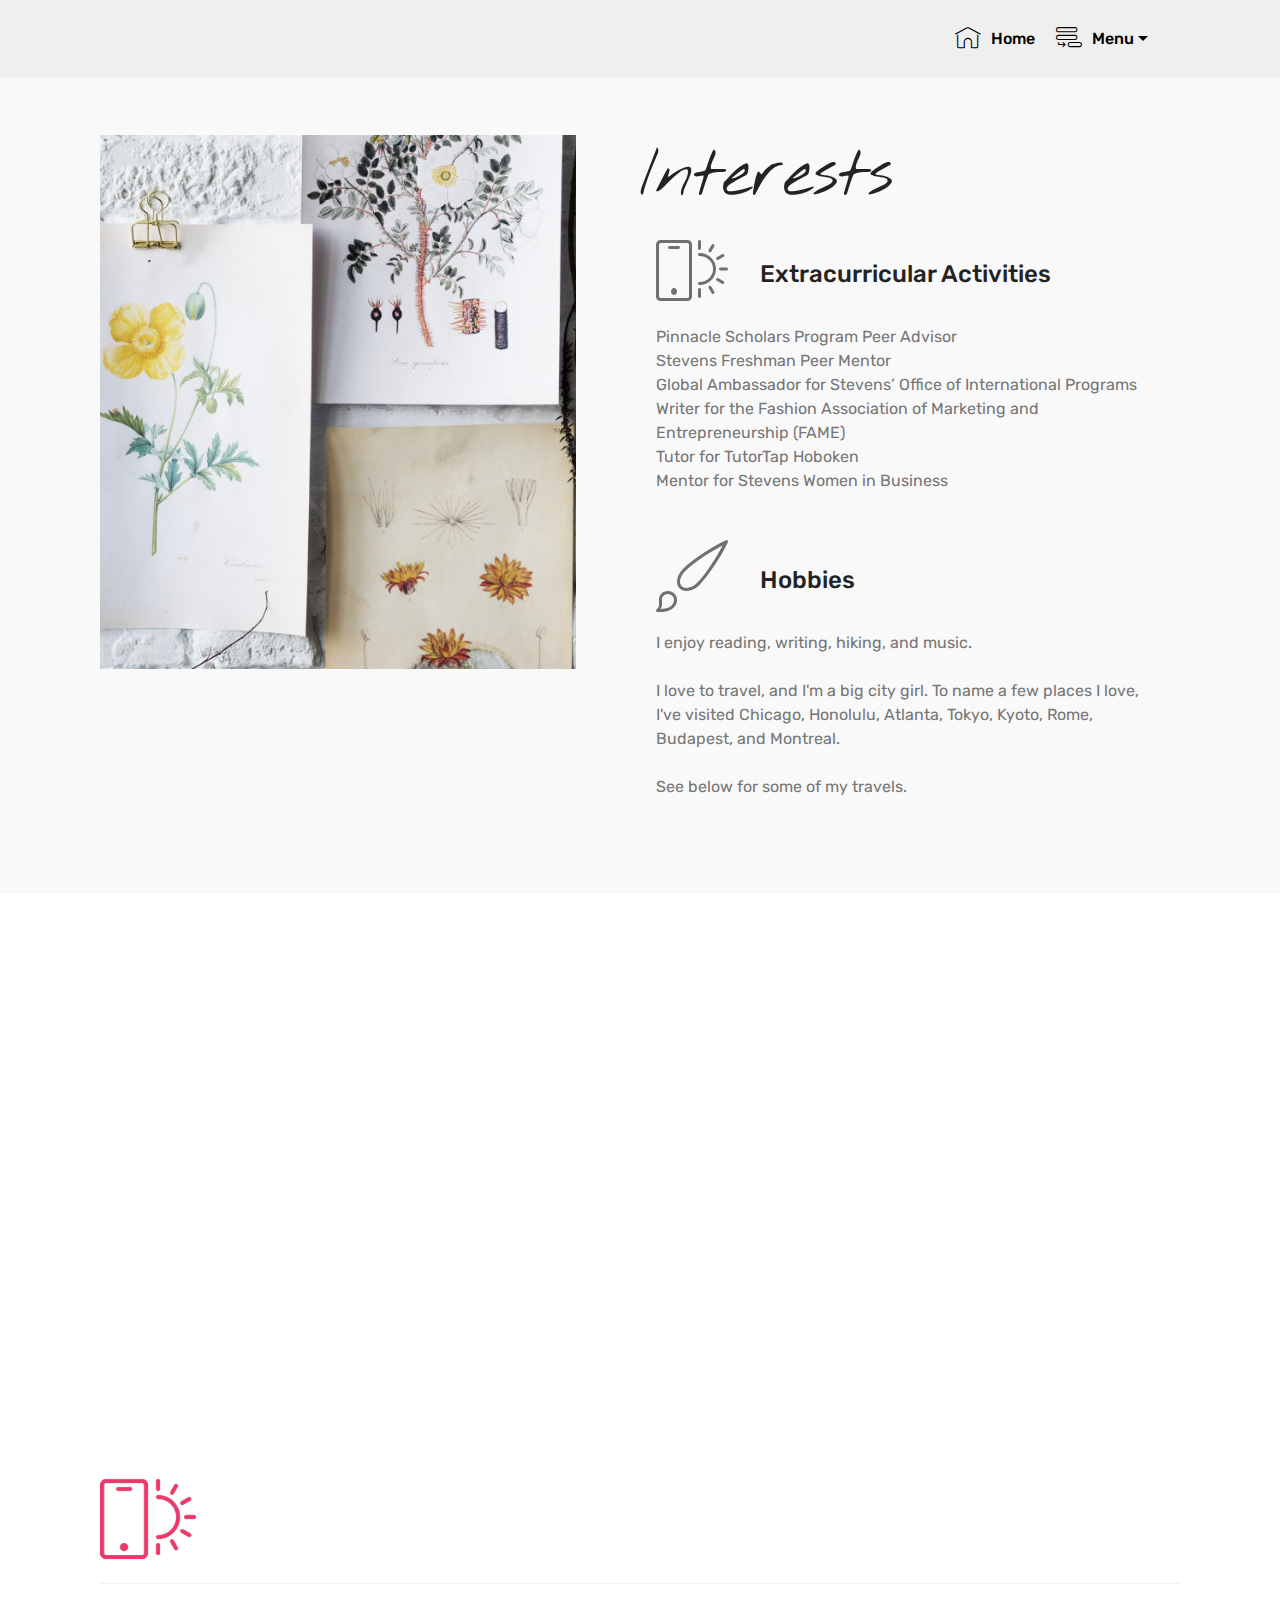
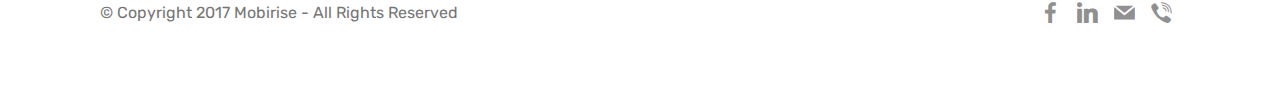
<file: page4.html>
<!DOCTYPE html>
<html >
<head>
  <!-- Site made with Mobirise Website Builder v4.7.1, https://mobirise.com -->
  <meta charset="UTF-8">
  <meta http-equiv="X-UA-Compatible" content="IE=edge">
  <meta name="generator" content="Mobirise v4.7.1, mobirise.com">
  <meta name="viewport" content="width=device-width, initial-scale=1, minimum-scale=1">
  <link rel="shortcut icon" href="assets/images/logo2.png" type="image/x-icon">
  <meta name="description" content="Site Builder Description">
  <title>Interests</title>
  <link rel="stylesheet" href="assets/web/assets/mobirise-icons/mobirise-icons.css">
  <link rel="stylesheet" href="assets/tether/tether.min.css">
  <link rel="stylesheet" href="assets/bootstrap/css/bootstrap.min.css">
  <link rel="stylesheet" href="assets/bootstrap/css/bootstrap-grid.min.css">
  <link rel="stylesheet" href="assets/bootstrap/css/bootstrap-reboot.min.css">
  <link rel="stylesheet" href="assets/dropdown/css/style.css">
  <link rel="stylesheet" href="assets/socicon/css/styles.css">
  <link rel="stylesheet" href="assets/theme/css/style.css">
  <link rel="stylesheet" href="assets/mobirise/css/mbr-additional.css" type="text/css">
  
  
  
</head>
<body>
  <section class="features11 cid-qPDjUsG9Nd" id="features11-11">

    

    

    <div class="container">   
        <div class="col-md-12">
            <div class="media-container-row">
                <div class="mbr-figure" style="width: 50%;">
                    <img src="assets/images/mbr-952x625.jpg" alt="Mobirise" title="">
                </div>
                <div class=" align-left aside-content">
                    <h2 class="mbr-title pt-2 mbr-fonts-style display-1">
                        Interests</h2>
                    <div class="mbr-section-text">
                        
                    </div>

                    <div class="block-content">
                        <div class="card p-3 pr-3">
                            <div class="media">
                                <div class=" align-self-center card-img pb-3">
                                    <span class="mbr-iconfont mbri-mobirise"></span>
                                </div>     
                                <div class="media-body">
                                    <h4 class="card-title mbr-fonts-style display-5">
                                        Extracurricular Activities</h4>
                                </div>
                            </div>                

                            <div class="card-box">
                                <p class="block-text mbr-fonts-style display-7">
                                   Pinnacle Scholars Program Peer Advisor<br>Stevens Freshman Peer Mentor<br>Global Ambassador for Stevens’ Office of International Programs Writer for the Fashion Association of Marketing and Entrepreneurship (FAME)<br>Tutor for TutorTap Hoboken<br>Mentor for Stevens Women in Business 
                                </p>
                            </div>
                        </div>

                        <div class="card p-3 pr-3">
                            <div class="media">
                                <div class="align-self-center card-img pb-3">
                                    <span class="mbr-iconfont mbri-change-style"></span>
                                </div>     
                                <div class="media-body">
                                    <h4 class="card-title mbr-fonts-style display-5">
                                        Hobbies</h4>
                                </div>
                            </div>                

                            <div class="card-box">
                                <p class="block-text mbr-fonts-style display-7">I enjoy reading, writing, hiking, and music.&nbsp;<br><br>I love to travel, and I'm a big city girl. To name a few places I love, I've visited Chicago, Honolulu, Atlanta, Tokyo, Kyoto, Rome, Budapest, and Montreal.<br><br>See below for some of my travels.<br><br><br></p>
                            </div>
                        </div>
                    </div>
                </div>
            </div>
        </div> 
    </div>          
</section>

<section class="engine"><a href="https://mobirise.ws/o">best mobile website builder</a></section><section class="menu cid-qPDqdr3sTT" once="menu" id="menu2-16">

    

    <nav class="navbar navbar-expand beta-menu navbar-dropdown align-items-center navbar-fixed-top navbar-toggleable-sm">
        <button class="navbar-toggler navbar-toggler-right" type="button" data-toggle="collapse" data-target="#navbarSupportedContent" aria-controls="navbarSupportedContent" aria-expanded="false" aria-label="Toggle navigation">
            <div class="hamburger">
                <span></span>
                <span></span>
                <span></span>
                <span></span>
            </div>
        </button>
        <div class="menu-logo">
            <div class="navbar-brand">
                
                
            </div>
        </div>
        <div class="collapse navbar-collapse" id="navbarSupportedContent">
            <ul class="navbar-nav nav-dropdown nav-right navbar-nav-top-padding" data-app-modern-menu="true"><li class="nav-item">
                    <a class="nav-link link text-black display-4" href="index.html"><span class="mbri-home mbr-iconfont mbr-iconfont-btn"></span>Home</a>
                </li>
                <li class="nav-item dropdown open">
                    <a class="nav-link link text-black dropdown-toggle display-4" href="https://mobirise.com" data-toggle="dropdown-submenu" aria-expanded="true"><span class="mbri-add-submenu mbr-iconfont mbr-iconfont-btn"></span>
                        Menu</a><div class="dropdown-menu"><a class="text-black dropdown-item display-4" href="page1.html"><span class="mbri-edit mbr-iconfont mbr-iconfont-btn"></span>Education</a><a class="text-black dropdown-item display-4" href="page2.html"><span class="mbri-opened-folder mbr-iconfont mbr-iconfont-btn"></span>Experience</a><a class="text-black dropdown-item display-4" href="page3.html"><span class="mbri-numbered-list mbr-iconfont mbr-iconfont-btn"></span>Skills</a><a class="text-black dropdown-item display-4" href="page4.html"><span class="mbri-smile-face mbr-iconfont mbr-iconfont-btn"></span>Interests</a></div>
                </li><li class="nav-item"><a class="nav-link link text-black display-4" href="https://mobirise.com"></a></li><li class="nav-item"><a class="nav-link link text-black display-4" href="https://mobirise.com"></a></li></ul>
            
        </div>
    </nav>
</section>

<section class="cid-qPDtU6K4T3" id="video1-1a">

    
    
    <figure class="mbr-figure align-center container">
        <div class="video-block" style="width: 66%;">
            <div><iframe class="mbr-embedded-video" src="https://www.youtube.com/embed/x_-0lKn40pg?rel=0&amp;amp;showinfo=0&amp;autoplay=0&amp;loop=1&amp;playlist=x_-0lKn40pg" width="1280" height="720" frameborder="0" allowfullscreen></iframe></div>
        </div>
    </figure>
</section>

<section class="cid-qPDngRNXTp" id="footer5-12">

    

    

    <div class="container">
        <div class="media-container-row">
            <div class="col-md-3">
                <div class="media-wrap">
                    <a href="https://mobirise.com/">
                       <img src="assets/images/logo20.png" alt="Mobirise">
                    </a>
                </div>
            </div>
            <div class="col-md-9">
                <p class="mbr-text align-right links mbr-fonts-style display-7">&nbsp; &nbsp; &nbsp; &nbsp; &nbsp; &nbsp; &nbsp; &nbsp; &nbsp; &nbsp; &nbsp; &nbsp; &nbsp;&nbsp;&nbsp; &nbsp; &nbsp; &nbsp; &nbsp; &nbsp; &nbsp; &nbsp; &nbsp; &nbsp; &nbsp; &nbsp; &nbsp;</p>
            </div>
        </div>
        <div class="footer-lower">
            <div class="media-container-row">
                <div class="col-md-12">
                    <hr>
                </div>
            </div>
            <div class="media-container-row mbr-white">
                <div class="col-md-6 copyright">
                    <p class="mbr-text mbr-fonts-style display-7">
                        © Copyright 2017 Mobirise - All Rights Reserved
                    </p>
                </div>
                <div class="col-md-6">
                    <div class="social-list align-right">
                        <div class="soc-item">
                            <a href="https://www.facebook.com/caitlingracehaggerty" target="_blank">
                                <span class="mbr-iconfont mbr-iconfont-social socicon-facebook socicon"></span>
                            </a>
                        </div>
                        <div class="soc-item">
                            <a href="https://www.linkedin.com/in/caitlinghaggerty/" target="_blank">
                                <span class="mbr-iconfont mbr-iconfont-social socicon-linkedin socicon"></span>
                            </a>
                        </div>
                        <div class="soc-item">
                            <a href="mailto:chaggert@stevens.edu">
                                <span class="mbr-iconfont mbr-iconfont-social socicon-mail socicon"></span>
                            </a>
                        </div>
                        <div class="soc-item">
                            <a href="tel:+1-908-230-0656">
                                <span class="mbr-iconfont mbr-iconfont-social socicon-viber socicon"></span>
                            </a>
                        </div>
                        
                        
                    </div>
                </div>
            </div>
        </div>
    </div>
</section>


  <script src="assets/web/assets/jquery/jquery.min.js"></script>
  <script src="assets/popper/popper.min.js"></script>
  <script src="assets/tether/tether.min.js"></script>
  <script src="assets/bootstrap/js/bootstrap.min.js"></script>
  <script src="assets/smoothscroll/smooth-scroll.js"></script>
  <script src="assets/dropdown/js/script.min.js"></script>
  <script src="assets/touchswipe/jquery.touch-swipe.min.js"></script>
  <script src="assets/theme/js/script.js"></script>
  
  
</body>
</html>
</file>
<file: assets/web/assets/mobirise-icons/mobirise-icons.css>
@font-face {
  font-family: 'MobiriseIcons';
  src:  url('mobirise-icons.eot?spat4u');
  src:  url('mobirise-icons.eot?spat4u#iefix') format('embedded-opentype'),
    url('mobirise-icons.ttf?spat4u') format('truetype'),
    url('mobirise-icons.woff?spat4u') format('woff'),
    url('mobirise-icons.svg?spat4u#MobiriseIcons') format('svg');
  font-weight: normal;
  font-style: normal;
}

[class^="mbri-"], [class*=" mbri-"] {
  /* use !important to prevent issues with browser extensions that change fonts */
  font-family: MobiriseIcons !important;
  speak: none;
  font-style: normal;
  font-weight: normal;
  font-variant: normal;
  text-transform: none;
  line-height: 1;

  /* Better Font Rendering =========== */
  -webkit-font-smoothing: antialiased;
  -moz-osx-font-smoothing: grayscale;
}

.mbri-add-submenu:before {
  content: "\e900";
}
.mbri-alert:before {
  content: "\e901";
}
.mbri-align-center:before {
  content: "\e902";
}
.mbri-align-justify:before {
  content: "\e903";
}
.mbri-align-left:before {
  content: "\e904";
}
.mbri-align-right:before {
  content: "\e905";
}
.mbri-android:before {
  content: "\e906";
}
.mbri-apple:before {
  content: "\e907";
}
.mbri-arrow-down:before {
  content: "\e908";
}
.mbri-arrow-next:before {
  content: "\e909";
}
.mbri-arrow-prev:before {
  content: "\e90a";
}
.mbri-arrow-up:before {
  content: "\e90b";
}
.mbri-bold:before {
  content: "\e90c";
}
.mbri-bookmark:before {
  content: "\e90d";
}
.mbri-bootstrap:before {
  content: "\e90e";
}
.mbri-briefcase:before {
  content: "\e90f";
}
.mbri-browse:before {
  content: "\e910";
}
.mbri-bulleted-list:before {
  content: "\e911";
}
.mbri-calendar:before {
  content: "\e912";
}
.mbri-camera:before {
  content: "\e913";
}
.mbri-cart-add:before {
  content: "\e914";
}
.mbri-cart-full:before {
  content: "\e915";
}
.mbri-cash:before {
  content: "\e916";
}
.mbri-change-style:before {
  content: "\e917";
}
.mbri-chat:before {
  content: "\e918";
}
.mbri-clock:before {
  content: "\e919";
}
.mbri-close:before {
  content: "\e91a";
}
.mbri-cloud:before {
  content: "\e91b";
}
.mbri-code:before {
  content: "\e91c";
}
.mbri-contact-form:before {
  content: "\e91d";
}
.mbri-credit-card:before {
  content: "\e91e";
}
.mbri-cursor-click:before {
  content: "\e91f";
}
.mbri-cust-feedback:before {
  content: "\e920";
}
.mbri-database:before {
  content: "\e921";
}
.mbri-delivery:before {
  content: "\e922";
}
.mbri-desktop:before {
  content: "\e923";
}
.mbri-devices:before {
  content: "\e924";
}
.mbri-down:before {
  content: "\e925";
}
.mbri-download:before {
  content: "\e989";
}
.mbri-drag-n-drop:before {
  content: "\e927";
}
.mbri-drag-n-drop2:before {
  content: "\e928";
}
.mbri-edit:before {
  content: "\e929";
}
.mbri-edit2:before {
  content: "\e92a";
}
.mbri-error:before {
  content: "\e92b";
}
.mbri-extension:before {
  content: "\e92c";
}
.mbri-features:before {
  content: "\e92d";
}
.mbri-file:before {
  content: "\e92e";
}
.mbri-flag:before {
  content: "\e92f";
}
.mbri-folder:before {
  content: "\e930";
}
.mbri-gift:before {
  content: "\e931";
}
.mbri-github:before {
  content: "\e932";
}
.mbri-globe:before {
  content: "\e933";
}
.mbri-globe-2:before {
  content: "\e934";
}
.mbri-growing-chart:before {
  content: "\e935";
}
.mbri-hearth:before {
  content: "\e936";
}
.mbri-help:before {
  content: "\e937";
}
.mbri-home:before {
  content: "\e938";
}
.mbri-hot-cup:before {
  content: "\e939";
}
.mbri-idea:before {
  content: "\e93a";
}
.mbri-image-gallery:before {
  content: "\e93b";
}
.mbri-image-slider:before {
  content: "\e93c";
}
.mbri-info:before {
  content: "\e93d";
}
.mbri-italic:before {
  content: "\e93e";
}
.mbri-key:before {
  content: "\e93f";
}
.mbri-laptop:before {
  content: "\e940";
}
.mbri-layers:before {
  content: "\e941";
}
.mbri-left-right:before {
  content: "\e942";
}
.mbri-left:before {
  content: "\e943";
}
.mbri-letter:before {
  content: "\e944";
}
.mbri-like:before {
  content: "\e945";
}
.mbri-link:before {
  content: "\e946";
}
.mbri-lock:before {
  content: "\e947";
}
.mbri-login:before {
  content: "\e948";
}
.mbri-logout:before {
  content: "\e949";
}
.mbri-magic-stick:before {
  content: "\e94a";
}
.mbri-map-pin:before {
  content: "\e94b";
}
.mbri-menu:before {
  content: "\e94c";
}
.mbri-mobile:before {
  content: "\e94d";
}
.mbri-mobile2:before {
  content: "\e94e";
}
.mbri-mobirise:before {
  content: "\e94f";
}
.mbri-more-horizontal:before {
  content: "\e950";
}
.mbri-more-vertical:before {
  content: "\e951";
}
.mbri-music:before {
  content: "\e952";
}
.mbri-new-file:before {
  content: "\e953";
}
.mbri-numbered-list:before {
  content: "\e954";
}
.mbri-opened-folder:before {
  content: "\e955";
}
.mbri-pages:before {
  content: "\e956";
}
.mbri-paper-plane:before {
  content: "\e957";
}
.mbri-paperclip:before {
  content: "\e958";
}
.mbri-photo:before {
  content: "\e959";
}
.mbri-photos:before {
  content: "\e95a";
}
.mbri-pin:before {
  content: "\e95b";
}
.mbri-play:before {
  content: "\e95c";
}
.mbri-plus:before {
  content: "\e95d";
}
.mbri-preview:before {
  content: "\e95e";
}
.mbri-print:before {
  content: "\e95f";
}
.mbri-protect:before {
  content: "\e960";
}
.mbri-question:before {
  content: "\e961";
}
.mbri-quote-left:before {
  content: "\e962";
}
.mbri-quote-right:before {
  content: "\e963";
}
.mbri-refresh:before {
  content: "\e964";
}
.mbri-responsive:before {
  content: "\e965";
}
.mbri-right:before {
  content: "\e966";
}
.mbri-rocket:before {
  content: "\e967";
}
.mbri-sad-face:before {
  content: "\e968";
}
.mbri-sale:before {
  content: "\e969";
}
.mbri-save:before {
  content: "\e96a";
}
.mbri-search:before {
  content: "\e96b";
}
.mbri-setting:before {
  content: "\e96c";
}
.mbri-setting2:before {
  content: "\e96d";
}
.mbri-setting3:before {
  content: "\e96e";
}
.mbri-share:before {
  content: "\e96f";
}
.mbri-shopping-bag:before {
  content: "\e970";
}
.mbri-shopping-basket:before {
  content: "\e971";
}
.mbri-shopping-cart:before {
  content: "\e972";
}
.mbri-sites:before {
  content: "\e973";
}
.mbri-smile-face:before {
  content: "\e974";
}
.mbri-speed:before {
  content: "\e975";
}
.mbri-star:before {
  content: "\e976";
}
.mbri-success:before {
  content: "\e977";
}
.mbri-sun:before {
  content: "\e978";
}
.mbri-sun2:before {
  content: "\e979";
}
.mbri-tablet:before {
  content: "\e97a";
}
.mbri-tablet-vertical:before {
  content: "\e97b";
}
.mbri-target:before {
  content: "\e97c";
}
.mbri-timer:before {
  content: "\e97d";
}
.mbri-to-ftp:before {
  content: "\e97e";
}
.mbri-to-local-drive:before {
  content: "\e97f";
}
.mbri-touch-swipe:before {
  content: "\e980";
}
.mbri-touch:before {
  content: "\e981";
}
.mbri-trash:before {
  content: "\e982";
}
.mbri-underline:before {
  content: "\e983";
}
.mbri-unlink:before {
  content: "\e984";
}
.mbri-unlock:before {
  content: "\e985";
}
.mbri-up-down:before {
  content: "\e986";
}
.mbri-up:before {
  content: "\e987";
}
.mbri-update:before {
  content: "\e988";
}
.mbri-upload:before {
 content: "\e926"; 
}
.mbri-user:before {
  content: "\e98a";
}
.mbri-user2:before {
  content: "\e98b";
}
.mbri-users:before {
  content: "\e98c";
}
.mbri-video:before {
  content: "\e98d";
}
.mbri-video-play:before {
  content: "\e98e";
}
.mbri-watch:before {
  content: "\e98f";
}
.mbri-website-theme:before {
  content: "\e990";
}
.mbri-wifi:before {
  content: "\e991";
}
.mbri-windows:before {
  content: "\e992";
}
.mbri-zoom-out:before {
  content: "\e993";
}
.mbri-redo:before {
  content: "\e994";
}
.mbri-undo:before {
  content: "\e995";
}
</file>
<file: assets/dropdown/css/style.css>
.navbar-dropdown {
  left: 0;
  padding: 0;
  position: absolute;
  right: 0;
  top: 0;
  transition: all 0.45s ease;
  z-index: 1030;
  background: #282828; }
  .navbar-dropdown .navbar-logo {
    margin-right: 0.8rem;
    transition: margin 0.3s ease-in-out;
    vertical-align: middle; }
    .navbar-dropdown .navbar-logo img {
      height: 3.125rem;
      transition: all 0.3s ease-in-out; }
    .navbar-dropdown .navbar-logo.mbr-iconfont {
      font-size: 3.125rem;
      line-height: 3.125rem; }
  .navbar-dropdown .navbar-caption {
    font-weight: 700;
    white-space: normal;
    vertical-align: -4px;
    line-height: 3.125rem !important; }
    .navbar-dropdown .navbar-caption, .navbar-dropdown .navbar-caption:hover {
      color: inherit;
      text-decoration: none; }
  .navbar-dropdown .mbr-iconfont + .navbar-caption {
    vertical-align: -1px; }
  .navbar-dropdown.navbar-fixed-top {
    position: fixed; }
  .navbar-dropdown .navbar-brand span {
    vertical-align: -4px; }
  .navbar-dropdown.bg-color.transparent {
    background: none; }
  .navbar-dropdown.navbar-short .navbar-brand {
    padding: 0.625rem 0; }
    .navbar-dropdown.navbar-short .navbar-brand span {
      vertical-align: -1px; }
  .navbar-dropdown.navbar-short .navbar-caption {
    line-height: 2.375rem !important;
    vertical-align: -2px; }
  .navbar-dropdown.navbar-short .navbar-logo {
    margin-right: 0.5rem; }
    .navbar-dropdown.navbar-short .navbar-logo img {
      height: 2.375rem; }
    .navbar-dropdown.navbar-short .navbar-logo.mbr-iconfont {
      font-size: 2.375rem;
      line-height: 2.375rem; }
  .navbar-dropdown.navbar-short .mbr-table-cell {
    height: 3.625rem; }
  .navbar-dropdown .navbar-close {
    left: 0.6875rem;
    position: fixed;
    top: 0.75rem;
    z-index: 1000; }
  .navbar-dropdown .hamburger-icon {
    content: "";
    display: inline-block;
    vertical-align: middle;
    width: 16px;
    -webkit-box-shadow: 0 -6px 0 1px #282828,0 0 0 1px #282828,0 6px 0 1px #282828;
    -moz-box-shadow: 0 -6px 0 1px #282828,0 0 0 1px #282828,0 6px 0 1px #282828;
    box-shadow: 0 -6px 0 1px #282828,0 0 0 1px #282828,0 6px 0 1px #282828; }

.dropdown-menu .dropdown-toggle[data-toggle="dropdown-submenu"]::after {
  border-bottom: 0.35em solid transparent;
  border-left: 0.35em solid;
  border-right: 0;
  border-top: 0.35em solid transparent;
  margin-left: 0.3rem; }

.dropdown-menu .dropdown-item:focus {
  outline: 0; }

.nav-dropdown {
  font-size: 0.75rem;
  font-weight: 500;
  height: auto !important; }
  .nav-dropdown .nav-btn {
    padding-left: 1rem; }
  .nav-dropdown .link {
    margin: .667em 1.667em;
    font-weight: 500;
    padding: 0;
    transition: color .2s ease-in-out; }
    .nav-dropdown .link.dropdown-toggle {
      margin-right: 2.583em; }
      .nav-dropdown .link.dropdown-toggle::after {
        margin-left: .25rem;
        border-top: 0.35em solid;
        border-right: 0.35em solid transparent;
        border-left: 0.35em solid transparent;
        border-bottom: 0; }
      .nav-dropdown .link.dropdown-toggle[aria-expanded="true"] {
        margin: 0;
        padding: 0.667em 3.263em  0.667em 1.667em; }
  .nav-dropdown .link::after,
  .nav-dropdown .dropdown-item::after {
    color: inherit; }
  .nav-dropdown .btn {
    font-size: 0.75rem;
    font-weight: 700;
    letter-spacing: 0;
    margin-bottom: 0;
    padding-left: 1.25rem;
    padding-right: 1.25rem; }
  .nav-dropdown .dropdown-menu {
    border-radius: 0;
    border: 0;
    left: 0;
    margin: 0;
    padding-bottom: 1.25rem;
    padding-top: 1.25rem;
    position: relative; }
  .nav-dropdown .dropdown-submenu {
    margin-left: 0.125rem;
    top: 0; }
  .nav-dropdown .dropdown-item {
    font-weight: 500;
    line-height: 2;
    padding: 0.3846em 4.615em 0.3846em 1.5385em;
    position: relative;
    transition: color .2s ease-in-out, background-color .2s ease-in-out; }
    .nav-dropdown .dropdown-item::after {
      margin-top: -0.3077em;
      position: absolute;
      right: 1.1538em;
      top: 50%; }
    .nav-dropdown .dropdown-item:focus, .nav-dropdown .dropdown-item:hover {
      background: none; }

@media (max-width: 767px) {
  .nav-dropdown.navbar-toggleable-sm {
    bottom: 0;
    display: none;
    left: 0;
    overflow-x: hidden;
    position: fixed;
    top: 0;
    transform: translateX(-100%);
    -ms-transform: translateX(-100%);
    -webkit-transform: translateX(-100%);
    width: 18.75rem;
    z-index: 999; } }
.nav-dropdown.navbar-toggleable-xl {
  bottom: 0;
  display: none;
  left: 0;
  overflow-x: hidden;
  position: fixed;
  top: 0;
  transform: translateX(-100%);
  -ms-transform: translateX(-100%);
  -webkit-transform: translateX(-100%);
  width: 18.75rem;
  z-index: 999; }

.nav-dropdown-sm {
  display: block !important;
  overflow-x: hidden;
  overflow: auto;
  padding-top: 3.875rem; }
  .nav-dropdown-sm::after {
    content: "";
    display: block;
    height: 3rem;
    width: 100%; }
  .nav-dropdown-sm.collapse.in ~ .navbar-close {
    display: block !important; }
  .nav-dropdown-sm.collapsing, .nav-dropdown-sm.collapse.in {
    transform: translateX(0);
    -ms-transform: translateX(0);
    -webkit-transform: translateX(0);
    transition: all 0.25s ease-out;
    -webkit-transition: all 0.25s ease-out;
    background: #282828; }
  .nav-dropdown-sm.collapsing[aria-expanded="false"] {
    transform: translateX(-100%);
    -ms-transform: translateX(-100%);
    -webkit-transform: translateX(-100%); }
  .nav-dropdown-sm .nav-item {
    display: block;
    margin-left: 0 !important;
    padding-left: 0; }
  .nav-dropdown-sm .link,
  .nav-dropdown-sm .dropdown-item {
    border-top: 1px dotted rgba(255, 255, 255, 0.1);
    font-size: 0.8125rem;
    line-height: 1.6;
    margin: 0 !important;
    padding: 0.875rem 2.4rem 0.875rem 1.5625rem !important;
    position: relative;
    white-space: normal; }
    .nav-dropdown-sm .link:focus, .nav-dropdown-sm .link:hover,
    .nav-dropdown-sm .dropdown-item:focus,
    .nav-dropdown-sm .dropdown-item:hover {
      background: rgba(0, 0, 0, 0.2) !important;
      color: #c0a375; }
  .nav-dropdown-sm .nav-btn {
    position: relative;
    padding: 1.5625rem 1.5625rem 0 1.5625rem; }
    .nav-dropdown-sm .nav-btn::before {
      border-top: 1px dotted rgba(255, 255, 255, 0.1);
      content: "";
      left: 0;
      position: absolute;
      top: 0;
      width: 100%; }
    .nav-dropdown-sm .nav-btn + .nav-btn {
      padding-top: 0.625rem; }
      .nav-dropdown-sm .nav-btn + .nav-btn::before {
        display: none; }
  .nav-dropdown-sm .btn {
    padding: 0.625rem 0; }
  .nav-dropdown-sm .dropdown-toggle[data-toggle="dropdown-submenu"]::after {
    margin-left: .25rem;
    border-top: 0.35em solid;
    border-right: 0.35em solid transparent;
    border-left: 0.35em solid transparent;
    border-bottom: 0; }
  .nav-dropdown-sm .dropdown-toggle[data-toggle="dropdown-submenu"][aria-expanded="true"]::after {
    border-top: 0;
    border-right: 0.35em solid transparent;
    border-left: 0.35em solid transparent;
    border-bottom: 0.35em solid; }
  .nav-dropdown-sm .dropdown-menu {
    margin: 0;
    padding: 0;
    position: relative;
    top: 0;
    left: 0;
    width: 100%;
    border: 0;
    float: none;
    border-radius: 0;
    background: none; }
  .nav-dropdown-sm .dropdown-submenu {
    left: 100%;
    margin-left: 0.125rem;
    margin-top: -1.25rem;
    top: 0; }

.navbar-toggleable-sm .nav-dropdown .dropdown-menu {
  position: absolute; }

.navbar-toggleable-sm .nav-dropdown .dropdown-submenu {
  left: 100%;
  margin-left: 0.125rem;
  margin-top: -1.25rem;
  top: 0; }

.navbar-toggleable-sm.opened .nav-dropdown .dropdown-menu {
  position: relative; }

.navbar-toggleable-sm.opened .nav-dropdown .dropdown-submenu {
  left: 0;
  margin-left: 00rem;
  margin-top: 0rem;
  top: 0; }

.is-builder .nav-dropdown.collapsing {
  transition: none !important; }

/*# sourceMappingURL=style.css.map */
</file>
<file: assets/socicon/css/styles.css>
@charset "UTF-8";

@font-face {
  font-family: "socicon";
  src:url("../fonts/socicon.eot");
  src:url("../fonts/socicon.eot?#iefix") format("embedded-opentype"),
    url("../fonts/socicon.woff") format("woff"),
    url("../fonts/socicon.ttf") format("truetype"),
    url("../fonts/socicon.svg#socicon") format("svg");
  font-weight: normal;
  font-style: normal;

}

[data-icon]:before {
  font-family: "socicon" !important;
  content: attr(data-icon);
  font-style: normal !important;
  font-weight: normal !important;
  font-variant: normal !important;
  text-transform: none !important;
  speak: none;
  line-height: 1;
  -webkit-font-smoothing: antialiased;
  -moz-osx-font-smoothing: grayscale;
}

[class^="socicon-"]:before,
[class*=" socicon-"]:before {
  font-family: "socicon" !important;
  font-style: normal !important;
  font-weight: normal !important;
  font-variant: normal !important;
  text-transform: none !important;
  speak: none;
  line-height: 1;
  -webkit-font-smoothing: antialiased;
  -moz-osx-font-smoothing: grayscale;
}

.socicon-modelmayhem:before {
  content: "\e000";
}
.socicon-mixcloud:before {
  content: "\e001";
}
.socicon-drupal:before {
  content: "\e002";
}
.socicon-swarm:before {
  content: "\e003";
}
.socicon-istock:before {
  content: "\e004";
}
.socicon-yammer:before {
  content: "\e005";
}
.socicon-ello:before {
  content: "\e006";
}
.socicon-stackoverflow:before {
  content: "\e007";
}
.socicon-persona:before {
  content: "\e008";
}
.socicon-triplej:before {
  content: "\e009";
}
.socicon-houzz:before {
  content: "\e00a";
}
.socicon-rss:before {
  content: "\e00b";
}
.socicon-paypal:before {
  content: "\e00c";
}
.socicon-odnoklassniki:before {
  content: "\e00d";
}
.socicon-airbnb:before {
  content: "\e00e";
}
.socicon-periscope:before {
  content: "\e00f";
}
.socicon-outlook:before {
  content: "\e010";
}
.socicon-coderwall:before {
  content: "\e011";
}
.socicon-tripadvisor:before {
  content: "\e012";
}
.socicon-appnet:before {
  content: "\e013";
}
.socicon-goodreads:before {
  content: "\e014";
}
.socicon-tripit:before {
  content: "\e015";
}
.socicon-lanyrd:before {
  content: "\e016";
}
.socicon-slideshare:before {
  content: "\e017";
}
.socicon-buffer:before {
  content: "\e018";
}
.socicon-disqus:before {
  content: "\e019";
}
.socicon-vkontakte:before {
  content: "\e01a";
}
.socicon-whatsapp:before {
  content: "\e01b";
}
.socicon-patreon:before {
  content: "\e01c";
}
.socicon-storehouse:before {
  content: "\e01d";
}
.socicon-pocket:before {
  content: "\e01e";
}
.socicon-mail:before {
  content: "\e01f";
}
.socicon-blogger:before {
  content: "\e020";
}
.socicon-technorati:before {
  content: "\e021";
}
.socicon-reddit:before {
  content: "\e022";
}
.socicon-dribbble:before {
  content: "\e023";
}
.socicon-stumbleupon:before {
  content: "\e024";
}
.socicon-digg:before {
  content: "\e025";
}
.socicon-envato:before {
  content: "\e026";
}
.socicon-behance:before {
  content: "\e027";
}
.socicon-delicious:before {
  content: "\e028";
}
.socicon-deviantart:before {
  content: "\e029";
}
.socicon-forrst:before {
  content: "\e02a";
}
.socicon-play:before {
  content: "\e02b";
}
.socicon-zerply:before {
  content: "\e02c";
}
.socicon-wikipedia:before {
  content: "\e02d";
}
.socicon-apple:before {
  content: "\e02e";
}
.socicon-flattr:before {
  content: "\e02f";
}
.socicon-github:before {
  content: "\e030";
}
.socicon-renren:before {
  content: "\e031";
}
.socicon-friendfeed:before {
  content: "\e032";
}
.socicon-newsvine:before {
  content: "\e033";
}
.socicon-identica:before {
  content: "\e034";
}
.socicon-bebo:before {
  content: "\e035";
}
.socicon-zynga:before {
  content: "\e036";
}
.socicon-steam:before {
  content: "\e037";
}
.socicon-xbox:before {
  content: "\e038";
}
.socicon-windows:before {
  content: "\e039";
}
.socicon-qq:before {
  content: "\e03a";
}
.socicon-douban:before {
  content: "\e03b";
}
.socicon-meetup:before {
  content: "\e03c";
}
.socicon-playstation:before {
  content: "\e03d";
}
.socicon-android:before {
  content: "\e03e";
}
.socicon-snapchat:before {
  content: "\e03f";
}
.socicon-twitter:before {
  content: "\e040";
}
.socicon-facebook:before {
  content: "\e041";
}
.socicon-googleplus:before {
  content: "\e042";
}
.socicon-pinterest:before {
  content: "\e043";
}
.socicon-foursquare:before {
  content: "\e044";
}
.socicon-yahoo:before {
  content: "\e045";
}
.socicon-skype:before {
  content: "\e046";
}
.socicon-yelp:before {
  content: "\e047";
}
.socicon-feedburner:before {
  content: "\e048";
}
.socicon-linkedin:before {
  content: "\e049";
}
.socicon-viadeo:before {
  content: "\e04a";
}
.socicon-xing:before {
  content: "\e04b";
}
.socicon-myspace:before {
  content: "\e04c";
}
.socicon-soundcloud:before {
  content: "\e04d";
}
.socicon-spotify:before {
  content: "\e04e";
}
.socicon-grooveshark:before {
  content: "\e04f";
}
.socicon-lastfm:before {
  content: "\e050";
}
.socicon-youtube:before {
  content: "\e051";
}
.socicon-vimeo:before {
  content: "\e052";
}
.socicon-dailymotion:before {
  content: "\e053";
}
.socicon-vine:before {
  content: "\e054";
}
.socicon-flickr:before {
  content: "\e055";
}
.socicon-500px:before {
  content: "\e056";
}
.socicon-wordpress:before {
  content: "\e058";
}
.socicon-tumblr:before {
  content: "\e059";
}
.socicon-twitch:before {
  content: "\e05a";
}
.socicon-8tracks:before {
  content: "\e05b";
}
.socicon-amazon:before {
  content: "\e05c";
}
.socicon-icq:before {
  content: "\e05d";
}
.socicon-smugmug:before {
  content: "\e05e";
}
.socicon-ravelry:before {
  content: "\e05f";
}
.socicon-weibo:before {
  content: "\e060";
}
.socicon-baidu:before {
  content: "\e061";
}
.socicon-angellist:before {
  content: "\e062";
}
.socicon-ebay:before {
  content: "\e063";
}
.socicon-imdb:before {
  content: "\e064";
}
.socicon-stayfriends:before {
  content: "\e065";
}
.socicon-residentadvisor:before {
  content: "\e066";
}
.socicon-google:before {
  content: "\e067";
}
.socicon-yandex:before {
  content: "\e068";
}
.socicon-sharethis:before {
  content: "\e069";
}
.socicon-bandcamp:before {
  content: "\e06a";
}
.socicon-itunes:before {
  content: "\e06b";
}
.socicon-deezer:before {
  content: "\e06c";
}
.socicon-telegram:before {
  content: "\e06e";
}
.socicon-openid:before {
  content: "\e06f";
}
.socicon-amplement:before {
  content: "\e070";
}
.socicon-viber:before {
  content: "\e071";
}
.socicon-zomato:before {
  content: "\e072";
}
.socicon-draugiem:before {
  content: "\e074";
}
.socicon-endomodo:before {
  content: "\e075";
}
.socicon-filmweb:before {
  content: "\e076";
}
.socicon-stackexchange:before {
  content: "\e077";
}
.socicon-wykop:before {
  content: "\e078";
}
.socicon-teamspeak:before {
  content: "\e079";
}
.socicon-teamviewer:before {
  content: "\e07a";
}
.socicon-ventrilo:before {
  content: "\e07b";
}
.socicon-younow:before {
  content: "\e07c";
}
.socicon-raidcall:before {
  content: "\e07d";
}
.socicon-mumble:before {
  content: "\e07e";
}
.socicon-medium:before {
  content: "\e06d";
}
.socicon-bebee:before {
  content: "\e07f";
}
.socicon-hitbox:before {
  content: "\e080";
}
.socicon-reverbnation:before {
  content: "\e081";
}
.socicon-formulr:before {
  content: "\e082";
}
.socicon-instagram:before {
  content: "\e057";
}
.socicon-battlenet:before {
  content: "\e083";
}
.socicon-chrome:before {
  content: "\e084";
}
.socicon-discord:before {
  content: "\e086";
}
.socicon-issuu:before {
  content: "\e087";
}
.socicon-macos:before {
  content: "\e088";
}
.socicon-firefox:before {
  content: "\e089";
}
.socicon-opera:before {
  content: "\e08d";
}
.socicon-keybase:before {
  content: "\e090";
}
.socicon-alliance:before {
  content: "\e091";
}
.socicon-livejournal:before {
  content: "\e092";
}
.socicon-googlephotos:before {
  content: "\e093";
}
.socicon-horde:before {
  content: "\e094";
}
.socicon-etsy:before {
  content: "\e095";
}
.socicon-zapier:before {
  content: "\e096";
}
.socicon-google-scholar:before {
  content: "\e097";
}
.socicon-researchgate:before {
  content: "\e098";
}
.socicon-wechat:before {
  content: "\e099";
}
.socicon-strava:before {
  content: "\e09a";
}
.socicon-line:before {
  content: "\e09b";
}
.socicon-lyft:before {
  content: "\e09c";
}
.socicon-uber:before {
  content: "\e09d";
}
.socicon-songkick:before {
  content: "\e09e";
}
.socicon-viewbug:before {
  content: "\e09f";
}
.socicon-googlegroups:before {
  content: "\e0a0";
}
.socicon-quora:before {
  content: "\e073";
}
.socicon-diablo:before {
  content: "\e085";
}
.socicon-blizzard:before {
  content: "\e0a1";
}
.socicon-hearthstone:before {
  content: "\e08b";
}
.socicon-heroes:before {
  content: "\e08a";
}
.socicon-overwatch:before {
  content: "\e08c";
}
.socicon-warcraft:before {
  content: "\e08e";
}
.socicon-starcraft:before {
  content: "\e08f";
}
.socicon-beam:before {
  content: "\e0a2";
}
.socicon-curse:before {
  content: "\e0a3";
}
.socicon-player:before {
  content: "\e0a4";
}
.socicon-streamjar:before {
  content: "\e0a5";
}
.socicon-nintendo:before {
  content: "\e0a6";
}
.socicon-hellocoton:before {
  content: "\e0a7";
}
</file>
<file: assets/theme/css/style.css>
/*!
 * Mobirise v4 theme (https://mobirise.com/)
 * Copyright 2017 Mobirise
 */
section {
  background-color: #eeeeee; }

section,
.container,
.container-fluid {
  position: relative;
  word-wrap: break-word; }

a.mbr-iconfont:hover {
  text-decoration: none; }

.article .lead p, .article .lead ul, .article .lead ol, .article .lead pre, .article .lead blockquote {
  margin-bottom: 0; }

a {
  font-style: normal;
  font-weight: 400;
  cursor: pointer; }
  a, a:hover {
    text-decoration: none; }

figure {
  margin-bottom: 0; }

body {
  color: #232323; }

h1, h2, h3, h4, h5, h6,
.h1, .h2, .h3, .h4, .h5, .h6,
.display-1, .display-2, .display-3, .display-4 {
  line-height: 1;
  word-break: break-word;
  word-wrap: break-word; }

b, strong {
  font-weight: bold; }

blockquote {
  padding: 10px 0 10px 20px;
  position: relative;
  border-left: 2px solid;
  border-color: #ff3366; }

input:-webkit-autofill, input:-webkit-autofill:hover, input:-webkit-autofill:focus, input:-webkit-autofill:active {
  transition-delay: 9999s;
  transition-property: background-color, color; }

textarea[type="hidden"] {
  display: none; }

body {
  position: relative; }

section {
  background-position: 50% 50%;
  background-repeat: no-repeat;
  background-size: cover; }
  section .mbr-background-video,
  section .mbr-background-video-preview {
    position: absolute;
    bottom: 0;
    left: 0;
    right: 0;
    top: 0; }

.hidden {
  visibility: hidden; }

.mbr-z-index20 {
  z-index: 20; }

/*! Base colors */
.mbr-white {
  color: #ffffff; }

.mbr-black {
  color: #000000; }

.mbr-bg-white {
  background-color: #ffffff; }

.mbr-bg-black {
  background-color: #000000; }

/*! Text-aligns */
.align-left {
  text-align: left; }

.align-center {
  text-align: center; }

.align-right {
  text-align: right; }

@media (max-width: 767px) {
  .align-left, .align-center, .align-right, .mbr-section-btn, .mbr-section-title {
    text-align: center; } }
/*! Font-weight  */
.mbr-light {
  font-weight: 300; }

.mbr-regular {
  font-weight: 400; }

.mbr-semibold {
  font-weight: 500; }

.mbr-bold {
  font-weight: 700; }

/*! Media  */
.media-size-item {
  -webkit-flex: 1 1 auto;
  -moz-flex: 1 1 auto;
  -ms-flex: 1 1 auto;
  -o-flex: 1 1 auto;
  flex: 1 1 auto; }

.media-content {
  -webkit-flex-basis: 100%;
  flex-basis: 100%; }

.media-container-row {
  display: -ms-flexbox;
  display: -webkit-flex;
  display: flex;
  -webkit-flex-direction: row;
  -ms-flex-direction: row;
  flex-direction: row;
  -webkit-flex-wrap: wrap;
  -ms-flex-wrap: wrap;
  flex-wrap: wrap;
  -webkit-justify-content: center;
  -ms-flex-pack: center;
  justify-content: center;
  -webkit-align-content: center;
  -ms-flex-line-pack: center;
  align-content: center;
  -webkit-align-items: start;
  -ms-flex-align: start;
  align-items: start; }
  .media-container-row .media-size-item {
    width: 400px; }

.media-container-column {
  display: -ms-flexbox;
  display: -webkit-flex;
  display: flex;
  -webkit-flex-direction: column;
  -ms-flex-direction: column;
  flex-direction: column;
  -webkit-flex-wrap: wrap;
  -ms-flex-wrap: wrap;
  flex-wrap: wrap;
  -webkit-justify-content: center;
  -ms-flex-pack: center;
  justify-content: center;
  -webkit-align-content: center;
  -ms-flex-line-pack: center;
  align-content: center;
  -webkit-align-items: stretch;
  -ms-flex-align: stretch;
  align-items: stretch; }
  .media-container-column > * {
    width: 100%; }

@media (min-width: 992px) {
  .media-container-row {
    -webkit-flex-wrap: nowrap;
    -ms-flex-wrap: nowrap;
    flex-wrap: nowrap; } }
figure {
  overflow: hidden; }

figure[mbr-media-size] {
  transition: width 0.1s; }

.mbr-figure img, .mbr-figure iframe {
  display: block;
  width: 100%; }

.card {
  background-color: transparent;
  border: none; }

.card-img {
  text-align: center;
  flex-shrink: 0; }

.media {
  max-width: 100%;
  margin: 0 auto; }

.mbr-figure {
  -ms-flex-item-align: center;
  -ms-grid-row-align: center;
  -webkit-align-self: center;
  align-self: center; }

.media-container > div {
  max-width: 100%; }

.mbr-figure img, .card-img img {
  width: 100%; }

@media (max-width: 991px) {
  .media-size-item {
    width: auto !important; }

  .media {
    width: auto; }

  .mbr-figure {
    width: 100% !important; } }
/*! Buttons */
.mbr-section-btn {
  margin-left: -.25rem;
  margin-right: -.25rem;
  font-size: 0; }

nav .mbr-section-btn {
  margin-left: 0rem;
  margin-right: 0rem; }

/*! Btn icon margin */
.btn .mbr-iconfont, .btn.btn-sm .mbr-iconfont {
  cursor: pointer;
  margin-right: 0.5rem; }

.btn.btn-md .mbr-iconfont, .btn.btn-md .mbr-iconfont {
  margin-right: 0.8rem; }

.mbr-regular {
  font-weight: 400; }

.mbr-semibold {
  font-weight: 500; }

.mbr-bold {
  font-weight: 700; }

[type="submit"] {
  -webkit-appearance: none; }

/*! Full-screen */
.mbr-fullscreen .mbr-overlay {
  min-height: 100vh; }

.mbr-fullscreen {
  display: flex;
  display: -webkit-flex;
  display: -moz-flex;
  display: -ms-flex;
  display: -o-flex;
  align-items: center;
  -webkit-align-items: center;
  min-height: 100vh;
  padding-top: 3rem;
  padding-bottom: 3rem; }

/*! Map */
.map {
  height: 25rem;
  position: relative; }
  .map iframe {
    width: 100%;
    height: 100%; }

/* Form */
.form-asterisk {
  font-family: initial;
  position: absolute;
  top: -2px;
  font-weight: normal; }

/*! Scroll to top arrow */
.mbr-arrow-up {
  bottom: 25px;
  right: 90px;
  position: fixed;
  text-align: right;
  z-index: 5000;
  color: #ffffff;
  font-size: 32px;
  transform: rotate(180deg);
  -webkit-transform: rotate(180deg); }

.mbr-arrow-up a {
  background: rgba(0, 0, 0, 0.2);
  border-radius: 3px;
  color: #fff;
  display: inline-block;
  height: 60px;
  width: 60px;
  outline-style: none !important;
  position: relative;
  text-decoration: none;
  transition: all .3s ease-in-out;
  cursor: pointer;
  text-align: center; }
  .mbr-arrow-up a:hover {
    background-color: rgba(0, 0, 0, 0.4); }
  .mbr-arrow-up a i {
    line-height: 60px; }

.mbr-arrow-up-icon {
  display: block;
  color: #fff; }

.mbr-arrow-up-icon::before {
  content: "\203a";
  display: inline-block;
  font-family: serif;
  font-size: 32px;
  line-height: 1;
  font-style: normal;
  position: relative;
  top: 6px;
  left: -4px;
  -webkit-transform: rotate(-90deg);
  transform: rotate(-90deg); }

/*! Arrow Down */
.mbr-arrow {
  position: absolute;
  bottom: 45px;
  left: 50%;
  width: 60px;
  height: 60px;
  cursor: pointer;
  background-color: rgba(80, 80, 80, 0.5);
  border-radius: 50%;
  -webkit-transform: translateX(-50%);
  transform: translateX(-50%); }
  .mbr-arrow > a {
    display: inline-block;
    text-decoration: none;
    outline-style: none;
    -webkit-animation: arrowdown 1.7s ease-in-out infinite;
    animation: arrowdown 1.7s ease-in-out infinite; }
    .mbr-arrow > a > i {
      position: absolute;
      top: -2px;
      left: 15px;
      font-size: 2rem; }

@keyframes arrowdown {
  0% {
    transform: translateY(0px);
    -webkit-transform: translateY(0px); }
  50% {
    transform: translateY(-5px);
    -webkit-transform: translateY(-5px); }
  100% {
    transform: translateY(0px);
    -webkit-transform: translateY(0px); } }
@-webkit-keyframes arrowdown {
  0% {
    transform: translateY(0px);
    -webkit-transform: translateY(0px); }
  50% {
    transform: translateY(-5px);
    -webkit-transform: translateY(-5px); }
  100% {
    transform: translateY(0px);
    -webkit-transform: translateY(0px); } }
@media (max-width: 500px) {
  .mbr-arrow-up {
    left: 50%;
    right: auto;
    transform: translateX(-50%) rotate(180deg);
    -webkit-transform: translateX(-50%) rotate(180deg); } }
/*Gradients animation*/
@keyframes gradient-animation {
  from {
    background-position: 0% 100%;
    animation-timing-function: ease-in-out; }
  to {
    background-position: 100% 0%;
    animation-timing-function: ease-in-out; } }
@-webkit-keyframes gradient-animation {
  from {
    background-position: 0% 100%;
    animation-timing-function: ease-in-out; }
  to {
    background-position: 100% 0%;
    animation-timing-function: ease-in-out; } }
.bg-gradient {
  background-size: 200% 200%;
  animation: gradient-animation 5s infinite alternate;
  -webkit-animation: gradient-animation 5s infinite alternate; }

.menu .navbar-brand {
  display: -webkit-flex; }
  .menu .navbar-brand span {
    display: flex;
    display: -webkit-flex; }
  .menu .navbar-brand .navbar-caption-wrap {
    display: -webkit-flex; }
  .menu .navbar-brand .navbar-logo img {
    display: -webkit-flex; }
@media (min-width: 768px) and (max-width: 991px) {
  .menu .navbar-toggleable-sm .navbar-nav {
    display: -webkit-box;
    display: -webkit-flex;
    display: -ms-flexbox; } }
@media (min-width: 992px) {
  .menu .navbar-nav.nav-dropdown {
    display: -webkit-flex; }
  .menu .navbar-toggleable-sm .navbar-collapse {
    display: -webkit-flex !important; } }

/*# sourceMappingURL=style.css.map */
.engine {
	position: absolute;
	text-indent: -2400px;
	text-align: center;
	padding: 0;
	top: 0;
	left: -2400px;
}
</file>
<file: assets/mobirise/css/mbr-additional.css>
@import url(https://fonts.googleapis.com/css?family=Nothing+You+Could+Do:400);
@import url(https://fonts.googleapis.com/css?family=Rubik:300,300i,400,400i,500,500i,700,700i,900,900i);





body {
  font-style: normal;
  line-height: 1.5;
}
.mbr-section-title {
  font-style: normal;
  line-height: 1.2;
}
.mbr-section-subtitle {
  line-height: 1.3;
}
.mbr-text {
  font-style: normal;
  line-height: 1.6;
}
.display-1 {
  font-family: 'Nothing You Could Do', handwriting;
  font-size: 4.25rem;
}
.display-1 > .mbr-iconfont {
  font-size: 6.8rem;
}
.display-2 {
  font-family: 'Rubik', sans-serif;
  font-size: 3rem;
}
.display-2 > .mbr-iconfont {
  font-size: 4.8rem;
}
.display-4 {
  font-family: 'Rubik', sans-serif;
  font-size: 1rem;
}
.display-4 > .mbr-iconfont {
  font-size: 1.6rem;
}
.display-5 {
  font-family: 'Rubik', sans-serif;
  font-size: 1.5rem;
}
.display-5 > .mbr-iconfont {
  font-size: 2.4rem;
}
.display-7 {
  font-family: 'Rubik', sans-serif;
  font-size: 1rem;
}
.display-7 > .mbr-iconfont {
  font-size: 1.6rem;
}
/* ---- Fluid typography for mobile devices ---- */
/* 1.4 - font scale ratio ( bootstrap == 1.42857 ) */
/* 100vw - current viewport width */
/* (48 - 20)  48 == 48rem == 768px, 20 == 20rem == 320px(minimal supported viewport) */
/* 0.65 - min scale variable, may vary */
@media (max-width: 768px) {
  .display-1 {
    font-size: 3.4rem;
    font-size: calc( 2.1374999999999997rem + (4.25 - 2.1374999999999997) * ((100vw - 20rem) / (48 - 20)));
    line-height: calc( 1.4 * (2.1374999999999997rem + (4.25 - 2.1374999999999997) * ((100vw - 20rem) / (48 - 20))));
  }
  .display-2 {
    font-size: 2.4rem;
    font-size: calc( 1.7rem + (3 - 1.7) * ((100vw - 20rem) / (48 - 20)));
    line-height: calc( 1.4 * (1.7rem + (3 - 1.7) * ((100vw - 20rem) / (48 - 20))));
  }
  .display-4 {
    font-size: 0.8rem;
    font-size: calc( 1rem + (1 - 1) * ((100vw - 20rem) / (48 - 20)));
    line-height: calc( 1.4 * (1rem + (1 - 1) * ((100vw - 20rem) / (48 - 20))));
  }
  .display-5 {
    font-size: 1.2rem;
    font-size: calc( 1.175rem + (1.5 - 1.175) * ((100vw - 20rem) / (48 - 20)));
    line-height: calc( 1.4 * (1.175rem + (1.5 - 1.175) * ((100vw - 20rem) / (48 - 20))));
  }
}
/* Buttons */
.btn {
  font-weight: 500;
  border-width: 2px;
  font-style: normal;
  letter-spacing: 1px;
  margin: .4rem .8rem;
  white-space: normal;
  -webkit-transition: all 0.3s ease-in-out;
  -moz-transition: all 0.3s ease-in-out;
  transition: all 0.3s ease-in-out;
  padding: 1rem 3rem;
  border-radius: 3px;
  display: inline-flex;
  align-items: center;
  justify-content: center;
  word-break: break-word;
}
.btn-sm {
  font-weight: 500;
  letter-spacing: 1px;
  -webkit-transition: all 0.3s ease-in-out;
  -moz-transition: all 0.3s ease-in-out;
  transition: all 0.3s ease-in-out;
  padding: 0.6rem 1.5rem;
  border-radius: 3px;
}
.btn-md {
  font-weight: 500;
  letter-spacing: 1px;
  margin: .4rem .8rem !important;
  -webkit-transition: all 0.3s ease-in-out;
  -moz-transition: all 0.3s ease-in-out;
  transition: all 0.3s ease-in-out;
  padding: 1rem 3rem;
  border-radius: 3px;
}
.btn-lg {
  font-weight: 500;
  letter-spacing: 1px;
  margin: .4rem .8rem !important;
  -webkit-transition: all 0.3s ease-in-out;
  -moz-transition: all 0.3s ease-in-out;
  transition: all 0.3s ease-in-out;
  padding: 1.2rem 3.2rem;
  border-radius: 3px;
}
.bg-primary {
  background-color: #cfc971 !important;
}
.bg-success {
  background-color: #f9f295 !important;
}
.bg-info {
  background-color: #82786e !important;
}
.bg-warning {
  background-color: #879a9f !important;
}
.bg-danger {
  background-color: #b1a374 !important;
}
.btn-primary,
.btn-primary:active {
  background-color: #cfc971 !important;
  border-color: #cfc971 !important;
  color: #ffffff !important;
}
.btn-primary:hover,
.btn-primary:focus,
.btn-primary.focus,
.btn-primary.active {
  color: #ffffff !important;
  background-color: #b6ae3e !important;
  border-color: #b6ae3e !important;
}
.btn-primary.disabled,
.btn-primary:disabled {
  color: #ffffff !important;
  background-color: #b6ae3e !important;
  border-color: #b6ae3e !important;
}
.btn-secondary,
.btn-secondary:active {
  background-color: #ff3366 !important;
  border-color: #ff3366 !important;
  color: #ffffff !important;
}
.btn-secondary:hover,
.btn-secondary:focus,
.btn-secondary.focus,
.btn-secondary.active {
  color: #ffffff !important;
  background-color: #e50039 !important;
  border-color: #e50039 !important;
}
.btn-secondary.disabled,
.btn-secondary:disabled {
  color: #ffffff !important;
  background-color: #e50039 !important;
  border-color: #e50039 !important;
}
.btn-info,
.btn-info:active {
  background-color: #82786e !important;
  border-color: #82786e !important;
  color: #ffffff !important;
}
.btn-info:hover,
.btn-info:focus,
.btn-info.focus,
.btn-info.active {
  color: #ffffff !important;
  background-color: #59524b !important;
  border-color: #59524b !important;
}
.btn-info.disabled,
.btn-info:disabled {
  color: #ffffff !important;
  background-color: #59524b !important;
  border-color: #59524b !important;
}
.btn-success,
.btn-success:active {
  background-color: #f9f295 !important;
  border-color: #f9f295 !important;
  color: #877e08 !important;
}
.btn-success:hover,
.btn-success:focus,
.btn-success.focus,
.btn-success.active {
  color: #877e08 !important;
  background-color: #f5e94d !important;
  border-color: #f5e94d !important;
}
.btn-success.disabled,
.btn-success:disabled {
  color: #877e08 !important;
  background-color: #f5e94d !important;
  border-color: #f5e94d !important;
}
.btn-warning,
.btn-warning:active {
  background-color: #879a9f !important;
  border-color: #879a9f !important;
  color: #ffffff !important;
}
.btn-warning:hover,
.btn-warning:focus,
.btn-warning.focus,
.btn-warning.active {
  color: #ffffff !important;
  background-color: #617479 !important;
  border-color: #617479 !important;
}
.btn-warning.disabled,
.btn-warning:disabled {
  color: #ffffff !important;
  background-color: #617479 !important;
  border-color: #617479 !important;
}
.btn-danger,
.btn-danger:active {
  background-color: #b1a374 !important;
  border-color: #b1a374 !important;
  color: #ffffff !important;
}
.btn-danger:hover,
.btn-danger:focus,
.btn-danger.focus,
.btn-danger.active {
  color: #ffffff !important;
  background-color: #8b7d4e !important;
  border-color: #8b7d4e !important;
}
.btn-danger.disabled,
.btn-danger:disabled {
  color: #ffffff !important;
  background-color: #8b7d4e !important;
  border-color: #8b7d4e !important;
}
.btn-white {
  color: #333333 !important;
}
.btn-white,
.btn-white:active {
  background-color: #ffffff !important;
  border-color: #ffffff !important;
  color: #808080 !important;
}
.btn-white:hover,
.btn-white:focus,
.btn-white.focus,
.btn-white.active {
  color: #808080 !important;
  background-color: #d9d9d9 !important;
  border-color: #d9d9d9 !important;
}
.btn-white.disabled,
.btn-white:disabled {
  color: #808080 !important;
  background-color: #d9d9d9 !important;
  border-color: #d9d9d9 !important;
}
.btn-black,
.btn-black:active {
  background-color: #333333 !important;
  border-color: #333333 !important;
  color: #ffffff !important;
}
.btn-black:hover,
.btn-black:focus,
.btn-black.focus,
.btn-black.active {
  color: #ffffff !important;
  background-color: #0d0d0d !important;
  border-color: #0d0d0d !important;
}
.btn-black.disabled,
.btn-black:disabled {
  color: #ffffff !important;
  background-color: #0d0d0d !important;
  border-color: #0d0d0d !important;
}
.btn-primary-outline,
.btn-primary-outline:active {
  background: none;
  border-color: #a39c37;
  color: #a39c37;
}
.btn-primary-outline:hover,
.btn-primary-outline:focus,
.btn-primary-outline.focus,
.btn-primary-outline.active {
  color: #ffffff;
  background-color: #cfc971;
  border-color: #cfc971;
}
.btn-primary-outline.disabled,
.btn-primary-outline:disabled {
  color: #ffffff !important;
  background-color: #cfc971 !important;
  border-color: #cfc971 !important;
}
.btn-secondary-outline,
.btn-secondary-outline:active {
  background: none;
  border-color: #cc0033;
  color: #cc0033;
}
.btn-secondary-outline:hover,
.btn-secondary-outline:focus,
.btn-secondary-outline.focus,
.btn-secondary-outline.active {
  color: #ffffff;
  background-color: #ff3366;
  border-color: #ff3366;
}
.btn-secondary-outline.disabled,
.btn-secondary-outline:disabled {
  color: #ffffff !important;
  background-color: #ff3366 !important;
  border-color: #ff3366 !important;
}
.btn-info-outline,
.btn-info-outline:active {
  background: none;
  border-color: #4b453f;
  color: #4b453f;
}
.btn-info-outline:hover,
.btn-info-outline:focus,
.btn-info-outline.focus,
.btn-info-outline.active {
  color: #ffffff;
  background-color: #82786e;
  border-color: #82786e;
}
.btn-info-outline.disabled,
.btn-info-outline:disabled {
  color: #ffffff !important;
  background-color: #82786e !important;
  border-color: #82786e !important;
}
.btn-success-outline,
.btn-success-outline:active {
  background: none;
  border-color: #f4e634;
  color: #f4e634;
}
.btn-success-outline:hover,
.btn-success-outline:focus,
.btn-success-outline.focus,
.btn-success-outline.active {
  color: #877e08;
  background-color: #f9f295;
  border-color: #f9f295;
}
.btn-success-outline.disabled,
.btn-success-outline:disabled {
  color: #877e08 !important;
  background-color: #f9f295 !important;
  border-color: #f9f295 !important;
}
.btn-warning-outline,
.btn-warning-outline:active {
  background: none;
  border-color: #55666b;
  color: #55666b;
}
.btn-warning-outline:hover,
.btn-warning-outline:focus,
.btn-warning-outline.focus,
.btn-warning-outline.active {
  color: #ffffff;
  background-color: #879a9f;
  border-color: #879a9f;
}
.btn-warning-outline.disabled,
.btn-warning-outline:disabled {
  color: #ffffff !important;
  background-color: #879a9f !important;
  border-color: #879a9f !important;
}
.btn-danger-outline,
.btn-danger-outline:active {
  background: none;
  border-color: #7a6e45;
  color: #7a6e45;
}
.btn-danger-outline:hover,
.btn-danger-outline:focus,
.btn-danger-outline.focus,
.btn-danger-outline.active {
  color: #ffffff;
  background-color: #b1a374;
  border-color: #b1a374;
}
.btn-danger-outline.disabled,
.btn-danger-outline:disabled {
  color: #ffffff !important;
  background-color: #b1a374 !important;
  border-color: #b1a374 !important;
}
.btn-black-outline,
.btn-black-outline:active {
  background: none;
  border-color: #000000;
  color: #000000;
}
.btn-black-outline:hover,
.btn-black-outline:focus,
.btn-black-outline.focus,
.btn-black-outline.active {
  color: #ffffff;
  background-color: #333333;
  border-color: #333333;
}
.btn-black-outline.disabled,
.btn-black-outline:disabled {
  color: #ffffff !important;
  background-color: #333333 !important;
  border-color: #333333 !important;
}
.btn-white-outline,
.btn-white-outline:active,
.btn-white-outline.active {
  background: none;
  border-color: #ffffff;
  color: #ffffff;
}
.btn-white-outline:hover,
.btn-white-outline:focus,
.btn-white-outline.focus {
  color: #333333;
  background-color: #ffffff;
  border-color: #ffffff;
}
.text-primary {
  color: #cfc971 !important;
}
.text-secondary {
  color: #ff3366 !important;
}
.text-success {
  color: #f9f295 !important;
}
.text-info {
  color: #82786e !important;
}
.text-warning {
  color: #879a9f !important;
}
.text-danger {
  color: #b1a374 !important;
}
.text-white {
  color: #ffffff !important;
}
.text-black {
  color: #000000 !important;
}
a.text-primary:hover,
a.text-primary:focus {
  color: #a39c37 !important;
}
a.text-secondary:hover,
a.text-secondary:focus {
  color: #cc0033 !important;
}
a.text-success:hover,
a.text-success:focus {
  color: #f4e634 !important;
}
a.text-info:hover,
a.text-info:focus {
  color: #4b453f !important;
}
a.text-warning:hover,
a.text-warning:focus {
  color: #55666b !important;
}
a.text-danger:hover,
a.text-danger:focus {
  color: #7a6e45 !important;
}
a.text-white:hover,
a.text-white:focus {
  color: #b3b3b3 !important;
}
a.text-black:hover,
a.text-black:focus {
  color: #4d4d4d !important;
}
.alert-success {
  background-color: #70c770;
}
.alert-info {
  background-color: #82786e;
}
.alert-warning {
  background-color: #879a9f;
}
.alert-danger {
  background-color: #b1a374;
}
.mbr-section-btn a.btn:not(.btn-form):hover,
.mbr-section-btn a.btn:not(.btn-form):focus {
  box-shadow: none !important;
}
.mbr-gallery-filter li.active .btn {
  background-color: #cfc971;
  border-color: #cfc971;
  color: #ffffff;
}
.mbr-gallery-filter li.active .btn:focus {
  box-shadow: none;
}
.btn-form {
  border-radius: 0;
}
.btn-form:hover {
  cursor: pointer;
}
a,
a:hover {
  color: #cfc971;
}
.mbr-plan-header.bg-primary .mbr-plan-subtitle,
.mbr-plan-header.bg-primary .mbr-plan-price-desc {
  color: #ffffff;
}
.mbr-plan-header.bg-success .mbr-plan-subtitle,
.mbr-plan-header.bg-success .mbr-plan-price-desc {
  color: #ffffff;
}
.mbr-plan-header.bg-info .mbr-plan-subtitle,
.mbr-plan-header.bg-info .mbr-plan-price-desc {
  color: #beb8b2;
}
.mbr-plan-header.bg-warning .mbr-plan-subtitle,
.mbr-plan-header.bg-warning .mbr-plan-price-desc {
  color: #ced6d8;
}
.mbr-plan-header.bg-danger .mbr-plan-subtitle,
.mbr-plan-header.bg-danger .mbr-plan-price-desc {
  color: #dfd9c6;
}
/* Scroll to top button*/
.scrollToTop_wraper {
  display: none;
}
#scrollToTop a i:before {
  content: '';
  position: absolute;
  height: 40%;
  top: 25%;
  background: #fff;
  width: 2px;
  left: calc(50% - 1px);
}
#scrollToTop a i:after {
  content: '';
  position: absolute;
  display: block;
  border-top: 2px solid #fff;
  border-right: 2px solid #fff;
  width: 40%;
  height: 40%;
  left: 30%;
  bottom: 30%;
  transform: rotate(135deg);
}
/* Others*/
.note-check a[data-value=Rubik] {
  font-style: normal;
}
.mbr-arrow a {
  color: #ffffff;
}
@media (max-width: 767px) {
  .mbr-arrow {
    display: none;
  }
}
.form-control-label {
  position: relative;
  cursor: pointer;
  margin-bottom: .357em;
  padding: 0;
}
.alert {
  color: #ffffff;
  border-radius: 0;
  border: 0;
  font-size: .875rem;
  line-height: 1.5;
  margin-bottom: 1.875rem;
  padding: 1.25rem;
  position: relative;
}
.alert.alert-form::after {
  background-color: inherit;
  bottom: -7px;
  content: "";
  display: block;
  height: 14px;
  left: 50%;
  margin-left: -7px;
  position: absolute;
  transform: rotate(45deg);
  width: 14px;
}
.form-control {
  background-color: #f5f5f5;
  box-shadow: none;
  color: #565656;
  font-family: 'Rubik', sans-serif;
  font-size: 1rem;
  line-height: 1.43;
  min-height: 3.5em;
  padding: 1.07em .5em;
}
.form-control > .mbr-iconfont {
  font-size: 1.6rem;
}
.form-control,
.form-control:focus {
  border: 1px solid #e8e8e8;
}
.form-active .form-control:invalid {
  border-color: red;
}
.mbr-overlay {
  background-color: #000;
  bottom: 0;
  left: 0;
  opacity: .5;
  position: absolute;
  right: 0;
  top: 0;
  z-index: 0;
}
blockquote {
  font-style: italic;
  padding: 10px 0 10px 20px;
  font-size: 1.09rem;
  position: relative;
  border-color: #cfc971;
  border-width: 3px;
}
ul,
ol,
pre,
blockquote {
  margin-bottom: 2.3125rem;
}
pre {
  background: #f4f4f4;
  padding: 10px 24px;
  white-space: pre-wrap;
}
.inactive {
  -webkit-user-select: none;
  -moz-user-select: none;
  -ms-user-select: none;
  user-select: none;
  pointer-events: none;
  -webkit-user-drag: none;
  user-drag: none;
}
.mbr-section__comments .row {
  justify-content: center;
}
/* Forms */
.mbr-form .btn {
  margin: .4rem 0;
}
@media (max-width: 767px) {
  .btn {
    font-size: .75rem !important;
  }
  .btn .mbr-iconfont {
    font-size: 1rem !important;
  }
}
/* Social block */
.btn-social {
  font-size: 20px;
  border-radius: 50%;
  padding: 0;
  width: 44px;
  height: 44px;
  line-height: 44px;
  text-align: center;
  position: relative;
  border: 2px solid #c0a375;
  border-color: #cfc971;
  color: #232323;
  cursor: pointer;
}
.btn-social i {
  top: 0;
  line-height: 44px;
  width: 44px;
}
.btn-social:hover {
  color: #fff;
  background: #cfc971;
}
.btn-social + .btn {
  margin-left: .1rem;
}
/* Footer */
.mbr-footer-content li::before,
.mbr-footer .mbr-contacts li::before {
  background: #cfc971;
}
.mbr-footer-content li a:hover,
.mbr-footer .mbr-contacts li a:hover {
  color: #cfc971;
}
/* Headers*/
.offset-1 {
  margin-left: 8.33333%;
}
.offset-2 {
  margin-left: 16.66667%;
}
.offset-3 {
  margin-left: 25%;
}
.offset-4 {
  margin-left: 33.33333%;
}
.offset-5 {
  margin-left: 41.66667%;
}
.offset-6 {
  margin-left: 50%;
}
.offset-7 {
  margin-left: 58.33333%;
}
.offset-8 {
  margin-left: 66.66667%;
}
.offset-9 {
  margin-left: 75%;
}
.offset-10 {
  margin-left: 83.33333%;
}
.offset-11 {
  margin-left: 91.66667%;
}
@media (min-width: 576px) {
  .offset-sm-0 {
    margin-left: 0%;
  }
  .offset-sm-1 {
    margin-left: 8.33333%;
  }
  .offset-sm-2 {
    margin-left: 16.66667%;
  }
  .offset-sm-3 {
    margin-left: 25%;
  }
  .offset-sm-4 {
    margin-left: 33.33333%;
  }
  .offset-sm-5 {
    margin-left: 41.66667%;
  }
  .offset-sm-6 {
    margin-left: 50%;
  }
  .offset-sm-7 {
    margin-left: 58.33333%;
  }
  .offset-sm-8 {
    margin-left: 66.66667%;
  }
  .offset-sm-9 {
    margin-left: 75%;
  }
  .offset-sm-10 {
    margin-left: 83.33333%;
  }
  .offset-sm-11 {
    margin-left: 91.66667%;
  }
}
@media (min-width: 768px) {
  .offset-md-0 {
    margin-left: 0%;
  }
  .offset-md-1 {
    margin-left: 8.33333%;
  }
  .offset-md-2 {
    margin-left: 16.66667%;
  }
  .offset-md-3 {
    margin-left: 25%;
  }
  .offset-md-4 {
    margin-left: 33.33333%;
  }
  .offset-md-5 {
    margin-left: 41.66667%;
  }
  .offset-md-6 {
    margin-left: 50%;
  }
  .offset-md-7 {
    margin-left: 58.33333%;
  }
  .offset-md-8 {
    margin-left: 66.66667%;
  }
  .offset-md-9 {
    margin-left: 75%;
  }
  .offset-md-10 {
    margin-left: 83.33333%;
  }
  .offset-md-11 {
    margin-left: 91.66667%;
  }
}
@media (min-width: 992px) {
  .offset-lg-0 {
    margin-left: 0%;
  }
  .offset-lg-1 {
    margin-left: 8.33333%;
  }
  .offset-lg-2 {
    margin-left: 16.66667%;
  }
  .offset-lg-3 {
    margin-left: 25%;
  }
  .offset-lg-4 {
    margin-left: 33.33333%;
  }
  .offset-lg-5 {
    margin-left: 41.66667%;
  }
  .offset-lg-6 {
    margin-left: 50%;
  }
  .offset-lg-7 {
    margin-left: 58.33333%;
  }
  .offset-lg-8 {
    margin-left: 66.66667%;
  }
  .offset-lg-9 {
    margin-left: 75%;
  }
  .offset-lg-10 {
    margin-left: 83.33333%;
  }
  .offset-lg-11 {
    margin-left: 91.66667%;
  }
}
@media (min-width: 1200px) {
  .offset-xl-0 {
    margin-left: 0%;
  }
  .offset-xl-1 {
    margin-left: 8.33333%;
  }
  .offset-xl-2 {
    margin-left: 16.66667%;
  }
  .offset-xl-3 {
    margin-left: 25%;
  }
  .offset-xl-4 {
    margin-left: 33.33333%;
  }
  .offset-xl-5 {
    margin-left: 41.66667%;
  }
  .offset-xl-6 {
    margin-left: 50%;
  }
  .offset-xl-7 {
    margin-left: 58.33333%;
  }
  .offset-xl-8 {
    margin-left: 66.66667%;
  }
  .offset-xl-9 {
    margin-left: 75%;
  }
  .offset-xl-10 {
    margin-left: 83.33333%;
  }
  .offset-xl-11 {
    margin-left: 91.66667%;
  }
}
.navbar-toggler {
  -webkit-align-self: flex-start;
  -ms-flex-item-align: start;
  align-self: flex-start;
  padding: 0.25rem 0.75rem;
  font-size: 1.25rem;
  line-height: 1;
  background: transparent;
  border: 1px solid transparent;
  -webkit-border-radius: 0.25rem;
  border-radius: 0.25rem;
}
.navbar-toggler:focus,
.navbar-toggler:hover {
  text-decoration: none;
}
.navbar-toggler-icon {
  display: inline-block;
  width: 1.5em;
  height: 1.5em;
  vertical-align: middle;
  content: "";
  background: no-repeat center center;
  -webkit-background-size: 100% 100%;
  -o-background-size: 100% 100%;
  background-size: 100% 100%;
}
.navbar-toggler-left {
  position: absolute;
  left: 1rem;
}
.navbar-toggler-right {
  position: absolute;
  right: 1rem;
}
@media (max-width: 575px) {
  .navbar-toggleable .navbar-nav .dropdown-menu {
    position: static;
    float: none;
  }
  .navbar-toggleable > .container {
    padding-right: 0;
    padding-left: 0;
  }
}
@media (min-width: 576px) {
  .navbar-toggleable {
    -webkit-box-orient: horizontal;
    -webkit-box-direction: normal;
    -webkit-flex-direction: row;
    -ms-flex-direction: row;
    flex-direction: row;
    -webkit-flex-wrap: nowrap;
    -ms-flex-wrap: nowrap;
    flex-wrap: nowrap;
    -webkit-box-align: center;
    -webkit-align-items: center;
    -ms-flex-align: center;
    align-items: center;
  }
  .navbar-toggleable .navbar-nav {
    -webkit-box-orient: horizontal;
    -webkit-box-direction: normal;
    -webkit-flex-direction: row;
    -ms-flex-direction: row;
    flex-direction: row;
  }
  .navbar-toggleable .navbar-nav .nav-link {
    padding-right: .5rem;
    padding-left: .5rem;
  }
  .navbar-toggleable > .container {
    display: -webkit-box;
    display: -webkit-flex;
    display: -ms-flexbox;
    display: flex;
    -webkit-flex-wrap: nowrap;
    -ms-flex-wrap: nowrap;
    flex-wrap: nowrap;
    -webkit-box-align: center;
    -webkit-align-items: center;
    -ms-flex-align: center;
    align-items: center;
  }
  .navbar-toggleable .navbar-collapse {
    display: -webkit-box !important;
    display: -webkit-flex !important;
    display: -ms-flexbox !important;
    display: flex !important;
    width: 100%;
  }
  .navbar-toggleable .navbar-toggler {
    display: none;
  }
}
@media (max-width: 767px) {
  .navbar-toggleable-sm .navbar-nav .dropdown-menu {
    position: static;
    float: none;
  }
  .navbar-toggleable-sm > .container {
    padding-right: 0;
    padding-left: 0;
  }
}
@media (min-width: 768px) {
  .navbar-toggleable-sm {
    -webkit-box-orient: horizontal;
    -webkit-box-direction: normal;
    -webkit-flex-direction: row;
    -ms-flex-direction: row;
    flex-direction: row;
    -webkit-flex-wrap: nowrap;
    -ms-flex-wrap: nowrap;
    flex-wrap: nowrap;
    -webkit-box-align: center;
    -webkit-align-items: center;
    -ms-flex-align: center;
    align-items: center;
  }
  .navbar-toggleable-sm .navbar-nav {
    -webkit-box-orient: horizontal;
    -webkit-box-direction: normal;
    -webkit-flex-direction: row;
    -ms-flex-direction: row;
    flex-direction: row;
  }
  .navbar-toggleable-sm .navbar-nav .nav-link {
    padding-right: .5rem;
    padding-left: .5rem;
  }
  .navbar-toggleable-sm > .container {
    display: -webkit-box;
    display: -webkit-flex;
    display: -ms-flexbox;
    display: flex;
    -webkit-flex-wrap: nowrap;
    -ms-flex-wrap: nowrap;
    flex-wrap: nowrap;
    -webkit-box-align: center;
    -webkit-align-items: center;
    -ms-flex-align: center;
    align-items: center;
  }
  .navbar-toggleable-sm .navbar-collapse {
    display: -webkit-box !important;
    display: -webkit-flex !important;
    display: -ms-flexbox !important;
    display: flex !important;
    width: 100%;
  }
  .navbar-toggleable-sm .navbar-toggler {
    display: none;
  }
}
@media (max-width: 991px) {
  .navbar-toggleable-md .navbar-nav .dropdown-menu {
    position: static;
    float: none;
  }
  .navbar-toggleable-md > .container {
    padding-right: 0;
    padding-left: 0;
  }
}
@media (min-width: 992px) {
  .navbar-toggleable-md {
    -webkit-box-orient: horizontal;
    -webkit-box-direction: normal;
    -webkit-flex-direction: row;
    -ms-flex-direction: row;
    flex-direction: row;
    -webkit-flex-wrap: nowrap;
    -ms-flex-wrap: nowrap;
    flex-wrap: nowrap;
    -webkit-box-align: center;
    -webkit-align-items: center;
    -ms-flex-align: center;
    align-items: center;
  }
  .navbar-toggleable-md .navbar-nav {
    -webkit-box-orient: horizontal;
    -webkit-box-direction: normal;
    -webkit-flex-direction: row;
    -ms-flex-direction: row;
    flex-direction: row;
  }
  .navbar-toggleable-md .navbar-nav .nav-link {
    padding-right: .5rem;
    padding-left: .5rem;
  }
  .navbar-toggleable-md > .container {
    display: -webkit-box;
    display: -webkit-flex;
    display: -ms-flexbox;
    display: flex;
    -webkit-flex-wrap: nowrap;
    -ms-flex-wrap: nowrap;
    flex-wrap: nowrap;
    -webkit-box-align: center;
    -webkit-align-items: center;
    -ms-flex-align: center;
    align-items: center;
  }
  .navbar-toggleable-md .navbar-collapse {
    display: -webkit-box !important;
    display: -webkit-flex !important;
    display: -ms-flexbox !important;
    display: flex !important;
    width: 100%;
  }
  .navbar-toggleable-md .navbar-toggler {
    display: none;
  }
}
@media (max-width: 1199px) {
  .navbar-toggleable-lg .navbar-nav .dropdown-menu {
    position: static;
    float: none;
  }
  .navbar-toggleable-lg > .container {
    padding-right: 0;
    padding-left: 0;
  }
}
@media (min-width: 1200px) {
  .navbar-toggleable-lg {
    -webkit-box-orient: horizontal;
    -webkit-box-direction: normal;
    -webkit-flex-direction: row;
    -ms-flex-direction: row;
    flex-direction: row;
    -webkit-flex-wrap: nowrap;
    -ms-flex-wrap: nowrap;
    flex-wrap: nowrap;
    -webkit-box-align: center;
    -webkit-align-items: center;
    -ms-flex-align: center;
    align-items: center;
  }
  .navbar-toggleable-lg .navbar-nav {
    -webkit-box-orient: horizontal;
    -webkit-box-direction: normal;
    -webkit-flex-direction: row;
    -ms-flex-direction: row;
    flex-direction: row;
  }
  .navbar-toggleable-lg .navbar-nav .nav-link {
    padding-right: .5rem;
    padding-left: .5rem;
  }
  .navbar-toggleable-lg > .container {
    display: -webkit-box;
    display: -webkit-flex;
    display: -ms-flexbox;
    display: flex;
    -webkit-flex-wrap: nowrap;
    -ms-flex-wrap: nowrap;
    flex-wrap: nowrap;
    -webkit-box-align: center;
    -webkit-align-items: center;
    -ms-flex-align: center;
    align-items: center;
  }
  .navbar-toggleable-lg .navbar-collapse {
    display: -webkit-box !important;
    display: -webkit-flex !important;
    display: -ms-flexbox !important;
    display: flex !important;
    width: 100%;
  }
  .navbar-toggleable-lg .navbar-toggler {
    display: none;
  }
}
.navbar-toggleable-xl {
  -webkit-box-orient: horizontal;
  -webkit-box-direction: normal;
  -webkit-flex-direction: row;
  -ms-flex-direction: row;
  flex-direction: row;
  -webkit-flex-wrap: nowrap;
  -ms-flex-wrap: nowrap;
  flex-wrap: nowrap;
  -webkit-box-align: center;
  -webkit-align-items: center;
  -ms-flex-align: center;
  align-items: center;
}
.navbar-toggleable-xl .navbar-nav .dropdown-menu {
  position: static;
  float: none;
}
.navbar-toggleable-xl > .container {
  padding-right: 0;
  padding-left: 0;
}
.navbar-toggleable-xl .navbar-nav {
  -webkit-box-orient: horizontal;
  -webkit-box-direction: normal;
  -webkit-flex-direction: row;
  -ms-flex-direction: row;
  flex-direction: row;
}
.navbar-toggleable-xl .navbar-nav .nav-link {
  padding-right: .5rem;
  padding-left: .5rem;
}
.navbar-toggleable-xl > .container {
  display: -webkit-box;
  display: -webkit-flex;
  display: -ms-flexbox;
  display: flex;
  -webkit-flex-wrap: nowrap;
  -ms-flex-wrap: nowrap;
  flex-wrap: nowrap;
  -webkit-box-align: center;
  -webkit-align-items: center;
  -ms-flex-align: center;
  align-items: center;
}
.navbar-toggleable-xl .navbar-collapse {
  display: -webkit-box !important;
  display: -webkit-flex !important;
  display: -ms-flexbox !important;
  display: flex !important;
  width: 100%;
}
.navbar-toggleable-xl .navbar-toggler {
  display: none;
}
.card-img {
  width: auto;
}
.menu .navbar.collapsed:not(.beta-menu) {
  flex-direction: column;
}
.carousel-item.active,
.carousel-item-next,
.carousel-item-prev {
  display: -webkit-box;
  display: -webkit-flex;
  display: -ms-flexbox;
  display: flex;
}
.note-air-layout .dropup .dropdown-menu,
.note-air-layout .navbar-fixed-bottom .dropdown .dropdown-menu {
  bottom: initial !important;
}
html,
body {
  height: auto;
  min-height: 100vh;
}
.dropup .dropdown-toggle::after {
  display: none;
}
.cid-qPHnG5yxOM {
  padding-top: 120px;
  padding-bottom: 15px;
  background-color: #fafafa;
}
.cid-qPHnG5yxOM .mbr-section-subtitle {
  color: #767676;
}
.cid-qPCArKqyAl {
  padding-top: 45px;
  padding-bottom: 90px;
  background-color: #fafafa;
}
.cid-qPCArKqyAl h2 {
  text-align: center;
}
.cid-qPCArKqyAl h3 {
  text-align: center;
  font-weight: 300;
}
.cid-qPCArKqyAl p {
  color: #767676;
}
.cid-qPCArKqyAl .block-content {
  display: -webkit-flex;
  flex-direction: column;
  -webkit-flex-direction: column;
  flex-basis: 100%;
  -webkit-flex-basis: 100%;
}
.cid-qPCArKqyAl .mbr-figure {
  align-self: flex-start;
  -webkit-align-self: flex-start;
  flex-shrink: 0;
  -webkit-flex-shrink: 0;
}
.cid-qPCArKqyAl .media-container-row {
  word-wrap: break-word;
  word-break: break-word;
}
.cid-qPCArKqyAl .mbr-section-subtitle {
  color: #767676;
}
.cid-qPCArKqyAl .card-title {
  font-weight: 500;
}
.cid-qPCArKqyAl .card-img {
  text-align: inherit;
}
.cid-qPCArKqyAl .card-img span {
  font-size: 48px;
  color: #707070;
}
@media (min-width: 992px) {
  .cid-qPCArKqyAl .mbr-figure {
    padding-right: 2rem;
    padding-left: 2rem;
  }
}
@media (max-width: 991px) {
  .cid-qPCArKqyAl .mbr-figure {
    margin-bottom: 2rem;
  }
}
@media (max-width: 991px) and (min-width: 768px) {
  .cid-qPCArKqyAl .mbr-figure {
    padding-right: 0;
    padding-bottom: 1rem;
    padding-top: 1rem;
  }
  .cid-qPCArKqyAl .block-content {
    flex-direction: row;
    -webkit-flex-direction: row;
    text-align: center;
  }
  .cid-qPCArKqyAl .block-content .card {
    flex-basis: 100%;
    -webkit-flex-basis: 100%;
  }
}
.cid-qPCZsKDRvk .navbar {
  background: #ffffff;
  transition: none;
  min-height: 77px;
  padding: .5rem 0;
}
.cid-qPCZsKDRvk .navbar-dropdown.bg-color.transparent.opened {
  background: #ffffff;
}
.cid-qPCZsKDRvk a {
  font-style: normal;
}
.cid-qPCZsKDRvk .nav-item span {
  padding-right: 0.4em;
  line-height: 0.5em;
  vertical-align: text-bottom;
  position: relative;
  text-decoration: none;
}
.cid-qPCZsKDRvk .nav-item a {
  display: flex;
  align-items: center;
  justify-content: center;
  padding: 0.7rem 0 !important;
  margin: 0rem .65rem !important;
}
.cid-qPCZsKDRvk .nav-item:focus,
.cid-qPCZsKDRvk .nav-link:focus {
  outline: none;
}
.cid-qPCZsKDRvk .btn {
  padding: 0.4rem 1.5rem;
  display: inline-flex;
  align-items: center;
}
.cid-qPCZsKDRvk .btn .mbr-iconfont {
  font-size: 1.6rem;
}
.cid-qPCZsKDRvk .menu-logo {
  margin-right: auto;
}
.cid-qPCZsKDRvk .menu-logo .navbar-brand {
  display: flex;
  margin-left: 5rem;
  padding: 0;
  transition: padding .2s;
  min-height: 3.8rem;
  align-items: center;
}
.cid-qPCZsKDRvk .menu-logo .navbar-brand .navbar-caption-wrap {
  display: flex;
  -webkit-align-items: center;
  align-items: center;
  word-break: break-word;
  min-width: 7rem;
  margin: .3rem 0;
}
.cid-qPCZsKDRvk .menu-logo .navbar-brand .navbar-caption-wrap .navbar-caption {
  line-height: 1.2rem !important;
  padding-right: 2rem;
}
.cid-qPCZsKDRvk .menu-logo .navbar-brand .navbar-logo {
  font-size: 4rem;
  transition: font-size 0.25s;
}
.cid-qPCZsKDRvk .menu-logo .navbar-brand .navbar-logo img {
  display: flex;
}
.cid-qPCZsKDRvk .menu-logo .navbar-brand .navbar-logo .mbr-iconfont {
  transition: font-size 0.25s;
}
.cid-qPCZsKDRvk .navbar-toggleable-sm .navbar-collapse {
  justify-content: flex-end;
  -webkit-justify-content: flex-end;
  padding-right: 5rem;
  width: auto;
}
.cid-qPCZsKDRvk .navbar-toggleable-sm .navbar-collapse .navbar-nav {
  flex-wrap: wrap;
  -webkit-flex-wrap: wrap;
  padding-left: 0;
}
.cid-qPCZsKDRvk .navbar-toggleable-sm .navbar-collapse .navbar-nav .nav-item {
  -webkit-align-self: center;
  align-self: center;
}
.cid-qPCZsKDRvk .navbar-toggleable-sm .navbar-collapse .navbar-buttons {
  padding-left: 0;
  padding-bottom: 0;
}
.cid-qPCZsKDRvk .dropdown .dropdown-menu {
  background: #ffffff;
  display: none;
  position: absolute;
  min-width: 5rem;
  padding-top: 1.4rem;
  padding-bottom: 1.4rem;
  text-align: left;
}
.cid-qPCZsKDRvk .dropdown .dropdown-menu .dropdown-item {
  width: auto;
  padding: 0.235em 1.5385em 0.235em 1.5385em !important;
}
.cid-qPCZsKDRvk .dropdown .dropdown-menu .dropdown-item::after {
  right: 0.5rem;
}
.cid-qPCZsKDRvk .dropdown .dropdown-menu .dropdown-submenu {
  margin: 0;
}
.cid-qPCZsKDRvk .dropdown.open > .dropdown-menu {
  display: block;
}
.cid-qPCZsKDRvk .navbar-toggleable-sm.opened:after {
  position: absolute;
  width: 100vw;
  height: 100vh;
  content: '';
  background-color: rgba(0, 0, 0, 0.1);
  left: 0;
  bottom: 0;
  transform: translateY(100%);
  -webkit-transform: translateY(100%);
  z-index: 1000;
}
.cid-qPCZsKDRvk .navbar.navbar-short {
  min-height: 60px;
  transition: all .2s;
}
.cid-qPCZsKDRvk .navbar.navbar-short .navbar-toggler-right {
  top: 20px;
}
.cid-qPCZsKDRvk .navbar.navbar-short .navbar-logo a {
  font-size: 2.5rem !important;
  line-height: 2.5rem;
  transition: font-size 0.25s;
}
.cid-qPCZsKDRvk .navbar.navbar-short .navbar-logo a .mbr-iconfont {
  font-size: 2.5rem !important;
}
.cid-qPCZsKDRvk .navbar.navbar-short .navbar-logo a img {
  height: 3rem !important;
}
.cid-qPCZsKDRvk .navbar.navbar-short .navbar-brand {
  min-height: 3rem;
}
.cid-qPCZsKDRvk button.navbar-toggler {
  width: 31px;
  height: 18px;
  cursor: pointer;
  transition: all .2s;
  top: 1.5rem;
  right: 1rem;
}
.cid-qPCZsKDRvk button.navbar-toggler:focus {
  outline: none;
}
.cid-qPCZsKDRvk button.navbar-toggler .hamburger span {
  position: absolute;
  right: 0;
  width: 30px;
  height: 2px;
  border-right: 5px;
  background-color: #333333;
}
.cid-qPCZsKDRvk button.navbar-toggler .hamburger span:nth-child(1) {
  top: 0;
  transition: all .2s;
}
.cid-qPCZsKDRvk button.navbar-toggler .hamburger span:nth-child(2) {
  top: 8px;
  transition: all .15s;
}
.cid-qPCZsKDRvk button.navbar-toggler .hamburger span:nth-child(3) {
  top: 8px;
  transition: all .15s;
}
.cid-qPCZsKDRvk button.navbar-toggler .hamburger span:nth-child(4) {
  top: 16px;
  transition: all .2s;
}
.cid-qPCZsKDRvk nav.opened .hamburger span:nth-child(1) {
  top: 8px;
  width: 0;
  opacity: 0;
  right: 50%;
  transition: all .2s;
}
.cid-qPCZsKDRvk nav.opened .hamburger span:nth-child(2) {
  -webkit-transform: rotate(45deg);
  transform: rotate(45deg);
  transition: all .25s;
}
.cid-qPCZsKDRvk nav.opened .hamburger span:nth-child(3) {
  -webkit-transform: rotate(-45deg);
  transform: rotate(-45deg);
  transition: all .25s;
}
.cid-qPCZsKDRvk nav.opened .hamburger span:nth-child(4) {
  top: 8px;
  width: 0;
  opacity: 0;
  right: 50%;
  transition: all .2s;
}
.cid-qPCZsKDRvk .collapsed.navbar-expand {
  flex-direction: column;
}
.cid-qPCZsKDRvk .collapsed .btn {
  display: flex;
}
.cid-qPCZsKDRvk .collapsed .navbar-collapse {
  display: none !important;
  padding-right: 0 !important;
}
.cid-qPCZsKDRvk .collapsed .navbar-collapse.collapsing,
.cid-qPCZsKDRvk .collapsed .navbar-collapse.show {
  display: block !important;
}
.cid-qPCZsKDRvk .collapsed .navbar-collapse.collapsing .navbar-nav,
.cid-qPCZsKDRvk .collapsed .navbar-collapse.show .navbar-nav {
  display: block;
  text-align: center;
}
.cid-qPCZsKDRvk .collapsed .navbar-collapse.collapsing .navbar-nav .nav-item,
.cid-qPCZsKDRvk .collapsed .navbar-collapse.show .navbar-nav .nav-item {
  clear: both;
}
.cid-qPCZsKDRvk .collapsed .navbar-collapse.collapsing .navbar-nav .nav-item:last-child,
.cid-qPCZsKDRvk .collapsed .navbar-collapse.show .navbar-nav .nav-item:last-child {
  margin-bottom: 1rem;
}
.cid-qPCZsKDRvk .collapsed .navbar-collapse.collapsing .navbar-buttons,
.cid-qPCZsKDRvk .collapsed .navbar-collapse.show .navbar-buttons {
  text-align: center;
}
.cid-qPCZsKDRvk .collapsed .navbar-collapse.collapsing .navbar-buttons:last-child,
.cid-qPCZsKDRvk .collapsed .navbar-collapse.show .navbar-buttons:last-child {
  margin-bottom: 1rem;
}
.cid-qPCZsKDRvk .collapsed button.navbar-toggler {
  display: block;
}
.cid-qPCZsKDRvk .collapsed .navbar-brand {
  margin-left: 1rem !important;
}
.cid-qPCZsKDRvk .collapsed .navbar-toggleable-sm {
  flex-direction: column;
  -webkit-flex-direction: column;
}
.cid-qPCZsKDRvk .collapsed .dropdown .dropdown-menu {
  width: 100%;
  text-align: center;
  position: relative;
  opacity: 0;
  display: block;
  height: 0;
  visibility: hidden;
  padding: 0;
  transition-duration: .5s;
  transition-property: opacity,padding,height;
}
.cid-qPCZsKDRvk .collapsed .dropdown.open > .dropdown-menu {
  position: relative;
  opacity: 1;
  height: auto;
  padding: 1.4rem 0;
  visibility: visible;
}
.cid-qPCZsKDRvk .collapsed .dropdown .dropdown-submenu {
  left: 0;
  text-align: center;
  width: 100%;
}
.cid-qPCZsKDRvk .collapsed .dropdown .dropdown-toggle[data-toggle="dropdown-submenu"]::after {
  margin-top: 0;
  position: inherit;
  right: 0;
  top: 50%;
  display: inline-block;
  width: 0;
  height: 0;
  margin-left: .3em;
  vertical-align: middle;
  content: "";
  border-top: .30em solid;
  border-right: .30em solid transparent;
  border-left: .30em solid transparent;
}
@media (max-width: 991px) {
  .cid-qPCZsKDRvk.navbar-expand {
    flex-direction: column;
  }
  .cid-qPCZsKDRvk img {
    height: 3.8rem !important;
  }
  .cid-qPCZsKDRvk .btn {
    display: flex;
  }
  .cid-qPCZsKDRvk button.navbar-toggler {
    display: block;
  }
  .cid-qPCZsKDRvk .navbar-brand {
    margin-left: 1rem !important;
  }
  .cid-qPCZsKDRvk .navbar-toggleable-sm {
    flex-direction: column;
    -webkit-flex-direction: column;
  }
  .cid-qPCZsKDRvk .navbar-collapse {
    display: none !important;
    padding-right: 0 !important;
  }
  .cid-qPCZsKDRvk .navbar-collapse.collapsing,
  .cid-qPCZsKDRvk .navbar-collapse.show {
    display: block !important;
  }
  .cid-qPCZsKDRvk .navbar-collapse.collapsing .navbar-nav,
  .cid-qPCZsKDRvk .navbar-collapse.show .navbar-nav {
    display: block;
    text-align: center;
  }
  .cid-qPCZsKDRvk .navbar-collapse.collapsing .navbar-nav .nav-item,
  .cid-qPCZsKDRvk .navbar-collapse.show .navbar-nav .nav-item {
    clear: both;
  }
  .cid-qPCZsKDRvk .navbar-collapse.collapsing .navbar-nav .nav-item:last-child,
  .cid-qPCZsKDRvk .navbar-collapse.show .navbar-nav .nav-item:last-child {
    margin-bottom: 1rem;
  }
  .cid-qPCZsKDRvk .navbar-collapse.collapsing .navbar-buttons,
  .cid-qPCZsKDRvk .navbar-collapse.show .navbar-buttons {
    text-align: center;
  }
  .cid-qPCZsKDRvk .navbar-collapse.collapsing .navbar-buttons:last-child,
  .cid-qPCZsKDRvk .navbar-collapse.show .navbar-buttons:last-child {
    margin-bottom: 1rem;
  }
  .cid-qPCZsKDRvk .dropdown .dropdown-menu {
    width: 100%;
    text-align: center;
    position: relative;
    opacity: 0;
    display: block;
    height: 0;
    visibility: hidden;
    padding: 0;
    transition-duration: .5s;
    transition-property: opacity,padding,height;
  }
  .cid-qPCZsKDRvk .dropdown.open > .dropdown-menu {
    position: relative;
    opacity: 1;
    height: auto;
    padding: 1.4rem 0;
    visibility: visible;
  }
  .cid-qPCZsKDRvk .dropdown .dropdown-submenu {
    left: 0;
    text-align: center;
    width: 100%;
  }
  .cid-qPCZsKDRvk .dropdown .dropdown-toggle[data-toggle="dropdown-submenu"]::after {
    margin-top: 0;
    position: inherit;
    right: 0;
    top: 50%;
    display: inline-block;
    width: 0;
    height: 0;
    margin-left: .3em;
    vertical-align: middle;
    content: "";
    border-top: .30em solid;
    border-right: .30em solid transparent;
    border-left: .30em solid transparent;
  }
}
@media (min-width: 767px) {
  .cid-qPCZsKDRvk .menu-logo {
    flex-shrink: 0;
  }
}
.cid-qPCZsKDRvk .navbar-collapse {
  flex-basis: auto;
}
.cid-qPCZsKDRvk .nav-link:hover,
.cid-qPCZsKDRvk .dropdown-item:hover {
  color: #767676 !important;
}
.cid-qPDhYiDQce {
  padding-top: 45px;
  padding-bottom: 45px;
  background-color: #ffffff;
}
@media (max-width: 767px) {
  .cid-qPDhYiDQce .media-wrap {
    margin-bottom: 1rem;
    text-align: center;
  }
}
.cid-qPDhYiDQce .media-wrap .mbr-iconfont-logo {
  font-size: 7rem;
  color: #f36;
}
.cid-qPDhYiDQce .media-wrap img {
  height: 6rem;
}
.cid-qPDhYiDQce .mbr-text {
  color: #767676;
}
@media (max-width: 767px) {
  .cid-qPDhYiDQce .footer-lower .copyright {
    margin-bottom: 1rem;
    text-align: center;
  }
}
.cid-qPDhYiDQce .footer-lower hr {
  margin: 1rem 0;
  border-color: #000;
  opacity: .05;
}
.cid-qPDhYiDQce .footer-lower .social-list {
  padding-left: 0;
  margin-bottom: 0;
  list-style: none;
  display: flex;
  flex-wrap: wrap;
  justify-content: flex-end;
  -webkit-justify-content: flex-end;
}
.cid-qPDhYiDQce .footer-lower .social-list .mbr-iconfont-social {
  font-size: 1.3rem;
  color: #232323;
}
.cid-qPDhYiDQce .footer-lower .social-list .soc-item {
  margin: 0 .5rem;
}
.cid-qPDhYiDQce .footer-lower .social-list a {
  margin: 0;
  opacity: .5;
  -webkit-transition: .2s linear;
  transition: .2s linear;
}
.cid-qPDhYiDQce .footer-lower .social-list a:hover {
  opacity: 1;
}
@media (max-width: 767px) {
  .cid-qPDhYiDQce .footer-lower .social-list {
    justify-content: center;
    -webkit-justify-content: center;
  }
}
.cid-qPDqlFCJLV .navbar {
  background: #ffffff;
  transition: none;
  min-height: 77px;
  padding: .5rem 0;
}
.cid-qPDqlFCJLV .navbar-dropdown.bg-color.transparent.opened {
  background: #ffffff;
}
.cid-qPDqlFCJLV a {
  font-style: normal;
}
.cid-qPDqlFCJLV .nav-item span {
  padding-right: 0.4em;
  line-height: 0.5em;
  vertical-align: text-bottom;
  position: relative;
  text-decoration: none;
}
.cid-qPDqlFCJLV .nav-item a {
  display: flex;
  align-items: center;
  justify-content: center;
  padding: 0.7rem 0 !important;
  margin: 0rem .65rem !important;
}
.cid-qPDqlFCJLV .nav-item:focus,
.cid-qPDqlFCJLV .nav-link:focus {
  outline: none;
}
.cid-qPDqlFCJLV .btn {
  padding: 0.4rem 1.5rem;
  display: inline-flex;
  align-items: center;
}
.cid-qPDqlFCJLV .btn .mbr-iconfont {
  font-size: 1.6rem;
}
.cid-qPDqlFCJLV .menu-logo {
  margin-right: auto;
}
.cid-qPDqlFCJLV .menu-logo .navbar-brand {
  display: flex;
  margin-left: 5rem;
  padding: 0;
  transition: padding .2s;
  min-height: 3.8rem;
  align-items: center;
}
.cid-qPDqlFCJLV .menu-logo .navbar-brand .navbar-caption-wrap {
  display: flex;
  -webkit-align-items: center;
  align-items: center;
  word-break: break-word;
  min-width: 7rem;
  margin: .3rem 0;
}
.cid-qPDqlFCJLV .menu-logo .navbar-brand .navbar-caption-wrap .navbar-caption {
  line-height: 1.2rem !important;
  padding-right: 2rem;
}
.cid-qPDqlFCJLV .menu-logo .navbar-brand .navbar-logo {
  font-size: 4rem;
  transition: font-size 0.25s;
}
.cid-qPDqlFCJLV .menu-logo .navbar-brand .navbar-logo img {
  display: flex;
}
.cid-qPDqlFCJLV .menu-logo .navbar-brand .navbar-logo .mbr-iconfont {
  transition: font-size 0.25s;
}
.cid-qPDqlFCJLV .navbar-toggleable-sm .navbar-collapse {
  justify-content: flex-end;
  -webkit-justify-content: flex-end;
  padding-right: 5rem;
  width: auto;
}
.cid-qPDqlFCJLV .navbar-toggleable-sm .navbar-collapse .navbar-nav {
  flex-wrap: wrap;
  -webkit-flex-wrap: wrap;
  padding-left: 0;
}
.cid-qPDqlFCJLV .navbar-toggleable-sm .navbar-collapse .navbar-nav .nav-item {
  -webkit-align-self: center;
  align-self: center;
}
.cid-qPDqlFCJLV .navbar-toggleable-sm .navbar-collapse .navbar-buttons {
  padding-left: 0;
  padding-bottom: 0;
}
.cid-qPDqlFCJLV .dropdown .dropdown-menu {
  background: #ffffff;
  display: none;
  position: absolute;
  min-width: 5rem;
  padding-top: 1.4rem;
  padding-bottom: 1.4rem;
  text-align: left;
}
.cid-qPDqlFCJLV .dropdown .dropdown-menu .dropdown-item {
  width: auto;
  padding: 0.235em 1.5385em 0.235em 1.5385em !important;
}
.cid-qPDqlFCJLV .dropdown .dropdown-menu .dropdown-item::after {
  right: 0.5rem;
}
.cid-qPDqlFCJLV .dropdown .dropdown-menu .dropdown-submenu {
  margin: 0;
}
.cid-qPDqlFCJLV .dropdown.open > .dropdown-menu {
  display: block;
}
.cid-qPDqlFCJLV .navbar-toggleable-sm.opened:after {
  position: absolute;
  width: 100vw;
  height: 100vh;
  content: '';
  background-color: rgba(0, 0, 0, 0.1);
  left: 0;
  bottom: 0;
  transform: translateY(100%);
  -webkit-transform: translateY(100%);
  z-index: 1000;
}
.cid-qPDqlFCJLV .navbar.navbar-short {
  min-height: 60px;
  transition: all .2s;
}
.cid-qPDqlFCJLV .navbar.navbar-short .navbar-toggler-right {
  top: 20px;
}
.cid-qPDqlFCJLV .navbar.navbar-short .navbar-logo a {
  font-size: 2.5rem !important;
  line-height: 2.5rem;
  transition: font-size 0.25s;
}
.cid-qPDqlFCJLV .navbar.navbar-short .navbar-logo a .mbr-iconfont {
  font-size: 2.5rem !important;
}
.cid-qPDqlFCJLV .navbar.navbar-short .navbar-logo a img {
  height: 3rem !important;
}
.cid-qPDqlFCJLV .navbar.navbar-short .navbar-brand {
  min-height: 3rem;
}
.cid-qPDqlFCJLV button.navbar-toggler {
  width: 31px;
  height: 18px;
  cursor: pointer;
  transition: all .2s;
  top: 1.5rem;
  right: 1rem;
}
.cid-qPDqlFCJLV button.navbar-toggler:focus {
  outline: none;
}
.cid-qPDqlFCJLV button.navbar-toggler .hamburger span {
  position: absolute;
  right: 0;
  width: 30px;
  height: 2px;
  border-right: 5px;
  background-color: #333333;
}
.cid-qPDqlFCJLV button.navbar-toggler .hamburger span:nth-child(1) {
  top: 0;
  transition: all .2s;
}
.cid-qPDqlFCJLV button.navbar-toggler .hamburger span:nth-child(2) {
  top: 8px;
  transition: all .15s;
}
.cid-qPDqlFCJLV button.navbar-toggler .hamburger span:nth-child(3) {
  top: 8px;
  transition: all .15s;
}
.cid-qPDqlFCJLV button.navbar-toggler .hamburger span:nth-child(4) {
  top: 16px;
  transition: all .2s;
}
.cid-qPDqlFCJLV nav.opened .hamburger span:nth-child(1) {
  top: 8px;
  width: 0;
  opacity: 0;
  right: 50%;
  transition: all .2s;
}
.cid-qPDqlFCJLV nav.opened .hamburger span:nth-child(2) {
  -webkit-transform: rotate(45deg);
  transform: rotate(45deg);
  transition: all .25s;
}
.cid-qPDqlFCJLV nav.opened .hamburger span:nth-child(3) {
  -webkit-transform: rotate(-45deg);
  transform: rotate(-45deg);
  transition: all .25s;
}
.cid-qPDqlFCJLV nav.opened .hamburger span:nth-child(4) {
  top: 8px;
  width: 0;
  opacity: 0;
  right: 50%;
  transition: all .2s;
}
.cid-qPDqlFCJLV .collapsed.navbar-expand {
  flex-direction: column;
}
.cid-qPDqlFCJLV .collapsed .btn {
  display: flex;
}
.cid-qPDqlFCJLV .collapsed .navbar-collapse {
  display: none !important;
  padding-right: 0 !important;
}
.cid-qPDqlFCJLV .collapsed .navbar-collapse.collapsing,
.cid-qPDqlFCJLV .collapsed .navbar-collapse.show {
  display: block !important;
}
.cid-qPDqlFCJLV .collapsed .navbar-collapse.collapsing .navbar-nav,
.cid-qPDqlFCJLV .collapsed .navbar-collapse.show .navbar-nav {
  display: block;
  text-align: center;
}
.cid-qPDqlFCJLV .collapsed .navbar-collapse.collapsing .navbar-nav .nav-item,
.cid-qPDqlFCJLV .collapsed .navbar-collapse.show .navbar-nav .nav-item {
  clear: both;
}
.cid-qPDqlFCJLV .collapsed .navbar-collapse.collapsing .navbar-nav .nav-item:last-child,
.cid-qPDqlFCJLV .collapsed .navbar-collapse.show .navbar-nav .nav-item:last-child {
  margin-bottom: 1rem;
}
.cid-qPDqlFCJLV .collapsed .navbar-collapse.collapsing .navbar-buttons,
.cid-qPDqlFCJLV .collapsed .navbar-collapse.show .navbar-buttons {
  text-align: center;
}
.cid-qPDqlFCJLV .collapsed .navbar-collapse.collapsing .navbar-buttons:last-child,
.cid-qPDqlFCJLV .collapsed .navbar-collapse.show .navbar-buttons:last-child {
  margin-bottom: 1rem;
}
.cid-qPDqlFCJLV .collapsed button.navbar-toggler {
  display: block;
}
.cid-qPDqlFCJLV .collapsed .navbar-brand {
  margin-left: 1rem !important;
}
.cid-qPDqlFCJLV .collapsed .navbar-toggleable-sm {
  flex-direction: column;
  -webkit-flex-direction: column;
}
.cid-qPDqlFCJLV .collapsed .dropdown .dropdown-menu {
  width: 100%;
  text-align: center;
  position: relative;
  opacity: 0;
  display: block;
  height: 0;
  visibility: hidden;
  padding: 0;
  transition-duration: .5s;
  transition-property: opacity,padding,height;
}
.cid-qPDqlFCJLV .collapsed .dropdown.open > .dropdown-menu {
  position: relative;
  opacity: 1;
  height: auto;
  padding: 1.4rem 0;
  visibility: visible;
}
.cid-qPDqlFCJLV .collapsed .dropdown .dropdown-submenu {
  left: 0;
  text-align: center;
  width: 100%;
}
.cid-qPDqlFCJLV .collapsed .dropdown .dropdown-toggle[data-toggle="dropdown-submenu"]::after {
  margin-top: 0;
  position: inherit;
  right: 0;
  top: 50%;
  display: inline-block;
  width: 0;
  height: 0;
  margin-left: .3em;
  vertical-align: middle;
  content: "";
  border-top: .30em solid;
  border-right: .30em solid transparent;
  border-left: .30em solid transparent;
}
@media (max-width: 991px) {
  .cid-qPDqlFCJLV.navbar-expand {
    flex-direction: column;
  }
  .cid-qPDqlFCJLV img {
    height: 3.8rem !important;
  }
  .cid-qPDqlFCJLV .btn {
    display: flex;
  }
  .cid-qPDqlFCJLV button.navbar-toggler {
    display: block;
  }
  .cid-qPDqlFCJLV .navbar-brand {
    margin-left: 1rem !important;
  }
  .cid-qPDqlFCJLV .navbar-toggleable-sm {
    flex-direction: column;
    -webkit-flex-direction: column;
  }
  .cid-qPDqlFCJLV .navbar-collapse {
    display: none !important;
    padding-right: 0 !important;
  }
  .cid-qPDqlFCJLV .navbar-collapse.collapsing,
  .cid-qPDqlFCJLV .navbar-collapse.show {
    display: block !important;
  }
  .cid-qPDqlFCJLV .navbar-collapse.collapsing .navbar-nav,
  .cid-qPDqlFCJLV .navbar-collapse.show .navbar-nav {
    display: block;
    text-align: center;
  }
  .cid-qPDqlFCJLV .navbar-collapse.collapsing .navbar-nav .nav-item,
  .cid-qPDqlFCJLV .navbar-collapse.show .navbar-nav .nav-item {
    clear: both;
  }
  .cid-qPDqlFCJLV .navbar-collapse.collapsing .navbar-nav .nav-item:last-child,
  .cid-qPDqlFCJLV .navbar-collapse.show .navbar-nav .nav-item:last-child {
    margin-bottom: 1rem;
  }
  .cid-qPDqlFCJLV .navbar-collapse.collapsing .navbar-buttons,
  .cid-qPDqlFCJLV .navbar-collapse.show .navbar-buttons {
    text-align: center;
  }
  .cid-qPDqlFCJLV .navbar-collapse.collapsing .navbar-buttons:last-child,
  .cid-qPDqlFCJLV .navbar-collapse.show .navbar-buttons:last-child {
    margin-bottom: 1rem;
  }
  .cid-qPDqlFCJLV .dropdown .dropdown-menu {
    width: 100%;
    text-align: center;
    position: relative;
    opacity: 0;
    display: block;
    height: 0;
    visibility: hidden;
    padding: 0;
    transition-duration: .5s;
    transition-property: opacity,padding,height;
  }
  .cid-qPDqlFCJLV .dropdown.open > .dropdown-menu {
    position: relative;
    opacity: 1;
    height: auto;
    padding: 1.4rem 0;
    visibility: visible;
  }
  .cid-qPDqlFCJLV .dropdown .dropdown-submenu {
    left: 0;
    text-align: center;
    width: 100%;
  }
  .cid-qPDqlFCJLV .dropdown .dropdown-toggle[data-toggle="dropdown-submenu"]::after {
    margin-top: 0;
    position: inherit;
    right: 0;
    top: 50%;
    display: inline-block;
    width: 0;
    height: 0;
    margin-left: .3em;
    vertical-align: middle;
    content: "";
    border-top: .30em solid;
    border-right: .30em solid transparent;
    border-left: .30em solid transparent;
  }
}
@media (min-width: 767px) {
  .cid-qPDqlFCJLV .menu-logo {
    flex-shrink: 0;
  }
}
.cid-qPDqlFCJLV .navbar-collapse {
  flex-basis: auto;
}
.cid-qPDqlFCJLV .nav-link:hover,
.cid-qPDqlFCJLV .dropdown-item:hover {
  color: #767676 !important;
}
.cid-qPD4diChht {
  padding-top: 135px;
  padding-bottom: 90px;
  background-color: #f9f9f9;
}
.cid-qPD4diChht h2 {
  text-align: left;
}
.cid-qPD4diChht h4 {
  text-align: left;
  font-weight: 500;
}
.cid-qPD4diChht p {
  color: #767676;
  text-align: left;
}
.cid-qPD4diChht .aside-content {
  flex-basis: 100%;
}
.cid-qPD4diChht .block-content {
  display: -webkit-flex;
  flex-direction: column;
  -webkit-flex-direction: column;
  word-break: break-word;
}
.cid-qPD4diChht .media {
  margin: initial;
  align-items: center;
}
.cid-qPD4diChht .mbr-figure {
  align-self: flex-start;
  -webkit-align-self: flex-start;
  -webkit-flex-shrink: 0;
  flex-shrink: 0;
}
.cid-qPD4diChht .card-img {
  padding-right: 2rem;
  width: auto;
}
.cid-qPD4diChht .card-img span {
  font-size: 72px;
  color: #707070;
}
@media (min-width: 992px) {
  .cid-qPD4diChht .mbr-figure {
    padding-right: 4rem;
  }
}
@media (max-width: 991px) {
  .cid-qPD4diChht .mbr-figure {
    padding-right: 0;
    padding-bottom: 1rem;
    margin-bottom: 2rem;
  }
}
@media (max-width: 300px) {
  .cid-qPD4diChht .card-img span {
    font-size: 40px !important;
  }
}
.cid-qPD4diChht P {
  text-align: left;
}
.cid-qPDnpG1nXQ {
  padding-top: 45px;
  padding-bottom: 45px;
  background-color: #ffffff;
}
@media (max-width: 767px) {
  .cid-qPDnpG1nXQ .media-wrap {
    margin-bottom: 1rem;
    text-align: center;
  }
}
.cid-qPDnpG1nXQ .media-wrap .mbr-iconfont-logo {
  font-size: 7rem;
  color: #f36;
}
.cid-qPDnpG1nXQ .media-wrap img {
  height: 6rem;
}
.cid-qPDnpG1nXQ .mbr-text {
  color: #767676;
}
@media (max-width: 767px) {
  .cid-qPDnpG1nXQ .footer-lower .copyright {
    margin-bottom: 1rem;
    text-align: center;
  }
}
.cid-qPDnpG1nXQ .footer-lower hr {
  margin: 1rem 0;
  border-color: #000;
  opacity: .05;
}
.cid-qPDnpG1nXQ .footer-lower .social-list {
  padding-left: 0;
  margin-bottom: 0;
  list-style: none;
  display: flex;
  flex-wrap: wrap;
  justify-content: flex-end;
  -webkit-justify-content: flex-end;
}
.cid-qPDnpG1nXQ .footer-lower .social-list .mbr-iconfont-social {
  font-size: 1.3rem;
  color: #232323;
}
.cid-qPDnpG1nXQ .footer-lower .social-list .soc-item {
  margin: 0 .5rem;
}
.cid-qPDnpG1nXQ .footer-lower .social-list a {
  margin: 0;
  opacity: .5;
  -webkit-transition: .2s linear;
  transition: .2s linear;
}
.cid-qPDnpG1nXQ .footer-lower .social-list a:hover {
  opacity: 1;
}
@media (max-width: 767px) {
  .cid-qPDnpG1nXQ .footer-lower .social-list {
    justify-content: center;
    -webkit-justify-content: center;
  }
}
.cid-qPDqiRPCoT .navbar {
  background: #ffffff;
  transition: none;
  min-height: 77px;
  padding: .5rem 0;
}
.cid-qPDqiRPCoT .navbar-dropdown.bg-color.transparent.opened {
  background: #ffffff;
}
.cid-qPDqiRPCoT a {
  font-style: normal;
}
.cid-qPDqiRPCoT .nav-item span {
  padding-right: 0.4em;
  line-height: 0.5em;
  vertical-align: text-bottom;
  position: relative;
  text-decoration: none;
}
.cid-qPDqiRPCoT .nav-item a {
  display: flex;
  align-items: center;
  justify-content: center;
  padding: 0.7rem 0 !important;
  margin: 0rem .65rem !important;
}
.cid-qPDqiRPCoT .nav-item:focus,
.cid-qPDqiRPCoT .nav-link:focus {
  outline: none;
}
.cid-qPDqiRPCoT .btn {
  padding: 0.4rem 1.5rem;
  display: inline-flex;
  align-items: center;
}
.cid-qPDqiRPCoT .btn .mbr-iconfont {
  font-size: 1.6rem;
}
.cid-qPDqiRPCoT .menu-logo {
  margin-right: auto;
}
.cid-qPDqiRPCoT .menu-logo .navbar-brand {
  display: flex;
  margin-left: 5rem;
  padding: 0;
  transition: padding .2s;
  min-height: 3.8rem;
  align-items: center;
}
.cid-qPDqiRPCoT .menu-logo .navbar-brand .navbar-caption-wrap {
  display: flex;
  -webkit-align-items: center;
  align-items: center;
  word-break: break-word;
  min-width: 7rem;
  margin: .3rem 0;
}
.cid-qPDqiRPCoT .menu-logo .navbar-brand .navbar-caption-wrap .navbar-caption {
  line-height: 1.2rem !important;
  padding-right: 2rem;
}
.cid-qPDqiRPCoT .menu-logo .navbar-brand .navbar-logo {
  font-size: 4rem;
  transition: font-size 0.25s;
}
.cid-qPDqiRPCoT .menu-logo .navbar-brand .navbar-logo img {
  display: flex;
}
.cid-qPDqiRPCoT .menu-logo .navbar-brand .navbar-logo .mbr-iconfont {
  transition: font-size 0.25s;
}
.cid-qPDqiRPCoT .navbar-toggleable-sm .navbar-collapse {
  justify-content: flex-end;
  -webkit-justify-content: flex-end;
  padding-right: 5rem;
  width: auto;
}
.cid-qPDqiRPCoT .navbar-toggleable-sm .navbar-collapse .navbar-nav {
  flex-wrap: wrap;
  -webkit-flex-wrap: wrap;
  padding-left: 0;
}
.cid-qPDqiRPCoT .navbar-toggleable-sm .navbar-collapse .navbar-nav .nav-item {
  -webkit-align-self: center;
  align-self: center;
}
.cid-qPDqiRPCoT .navbar-toggleable-sm .navbar-collapse .navbar-buttons {
  padding-left: 0;
  padding-bottom: 0;
}
.cid-qPDqiRPCoT .dropdown .dropdown-menu {
  background: #ffffff;
  display: none;
  position: absolute;
  min-width: 5rem;
  padding-top: 1.4rem;
  padding-bottom: 1.4rem;
  text-align: left;
}
.cid-qPDqiRPCoT .dropdown .dropdown-menu .dropdown-item {
  width: auto;
  padding: 0.235em 1.5385em 0.235em 1.5385em !important;
}
.cid-qPDqiRPCoT .dropdown .dropdown-menu .dropdown-item::after {
  right: 0.5rem;
}
.cid-qPDqiRPCoT .dropdown .dropdown-menu .dropdown-submenu {
  margin: 0;
}
.cid-qPDqiRPCoT .dropdown.open > .dropdown-menu {
  display: block;
}
.cid-qPDqiRPCoT .navbar-toggleable-sm.opened:after {
  position: absolute;
  width: 100vw;
  height: 100vh;
  content: '';
  background-color: rgba(0, 0, 0, 0.1);
  left: 0;
  bottom: 0;
  transform: translateY(100%);
  -webkit-transform: translateY(100%);
  z-index: 1000;
}
.cid-qPDqiRPCoT .navbar.navbar-short {
  min-height: 60px;
  transition: all .2s;
}
.cid-qPDqiRPCoT .navbar.navbar-short .navbar-toggler-right {
  top: 20px;
}
.cid-qPDqiRPCoT .navbar.navbar-short .navbar-logo a {
  font-size: 2.5rem !important;
  line-height: 2.5rem;
  transition: font-size 0.25s;
}
.cid-qPDqiRPCoT .navbar.navbar-short .navbar-logo a .mbr-iconfont {
  font-size: 2.5rem !important;
}
.cid-qPDqiRPCoT .navbar.navbar-short .navbar-logo a img {
  height: 3rem !important;
}
.cid-qPDqiRPCoT .navbar.navbar-short .navbar-brand {
  min-height: 3rem;
}
.cid-qPDqiRPCoT button.navbar-toggler {
  width: 31px;
  height: 18px;
  cursor: pointer;
  transition: all .2s;
  top: 1.5rem;
  right: 1rem;
}
.cid-qPDqiRPCoT button.navbar-toggler:focus {
  outline: none;
}
.cid-qPDqiRPCoT button.navbar-toggler .hamburger span {
  position: absolute;
  right: 0;
  width: 30px;
  height: 2px;
  border-right: 5px;
  background-color: #333333;
}
.cid-qPDqiRPCoT button.navbar-toggler .hamburger span:nth-child(1) {
  top: 0;
  transition: all .2s;
}
.cid-qPDqiRPCoT button.navbar-toggler .hamburger span:nth-child(2) {
  top: 8px;
  transition: all .15s;
}
.cid-qPDqiRPCoT button.navbar-toggler .hamburger span:nth-child(3) {
  top: 8px;
  transition: all .15s;
}
.cid-qPDqiRPCoT button.navbar-toggler .hamburger span:nth-child(4) {
  top: 16px;
  transition: all .2s;
}
.cid-qPDqiRPCoT nav.opened .hamburger span:nth-child(1) {
  top: 8px;
  width: 0;
  opacity: 0;
  right: 50%;
  transition: all .2s;
}
.cid-qPDqiRPCoT nav.opened .hamburger span:nth-child(2) {
  -webkit-transform: rotate(45deg);
  transform: rotate(45deg);
  transition: all .25s;
}
.cid-qPDqiRPCoT nav.opened .hamburger span:nth-child(3) {
  -webkit-transform: rotate(-45deg);
  transform: rotate(-45deg);
  transition: all .25s;
}
.cid-qPDqiRPCoT nav.opened .hamburger span:nth-child(4) {
  top: 8px;
  width: 0;
  opacity: 0;
  right: 50%;
  transition: all .2s;
}
.cid-qPDqiRPCoT .collapsed.navbar-expand {
  flex-direction: column;
}
.cid-qPDqiRPCoT .collapsed .btn {
  display: flex;
}
.cid-qPDqiRPCoT .collapsed .navbar-collapse {
  display: none !important;
  padding-right: 0 !important;
}
.cid-qPDqiRPCoT .collapsed .navbar-collapse.collapsing,
.cid-qPDqiRPCoT .collapsed .navbar-collapse.show {
  display: block !important;
}
.cid-qPDqiRPCoT .collapsed .navbar-collapse.collapsing .navbar-nav,
.cid-qPDqiRPCoT .collapsed .navbar-collapse.show .navbar-nav {
  display: block;
  text-align: center;
}
.cid-qPDqiRPCoT .collapsed .navbar-collapse.collapsing .navbar-nav .nav-item,
.cid-qPDqiRPCoT .collapsed .navbar-collapse.show .navbar-nav .nav-item {
  clear: both;
}
.cid-qPDqiRPCoT .collapsed .navbar-collapse.collapsing .navbar-nav .nav-item:last-child,
.cid-qPDqiRPCoT .collapsed .navbar-collapse.show .navbar-nav .nav-item:last-child {
  margin-bottom: 1rem;
}
.cid-qPDqiRPCoT .collapsed .navbar-collapse.collapsing .navbar-buttons,
.cid-qPDqiRPCoT .collapsed .navbar-collapse.show .navbar-buttons {
  text-align: center;
}
.cid-qPDqiRPCoT .collapsed .navbar-collapse.collapsing .navbar-buttons:last-child,
.cid-qPDqiRPCoT .collapsed .navbar-collapse.show .navbar-buttons:last-child {
  margin-bottom: 1rem;
}
.cid-qPDqiRPCoT .collapsed button.navbar-toggler {
  display: block;
}
.cid-qPDqiRPCoT .collapsed .navbar-brand {
  margin-left: 1rem !important;
}
.cid-qPDqiRPCoT .collapsed .navbar-toggleable-sm {
  flex-direction: column;
  -webkit-flex-direction: column;
}
.cid-qPDqiRPCoT .collapsed .dropdown .dropdown-menu {
  width: 100%;
  text-align: center;
  position: relative;
  opacity: 0;
  display: block;
  height: 0;
  visibility: hidden;
  padding: 0;
  transition-duration: .5s;
  transition-property: opacity,padding,height;
}
.cid-qPDqiRPCoT .collapsed .dropdown.open > .dropdown-menu {
  position: relative;
  opacity: 1;
  height: auto;
  padding: 1.4rem 0;
  visibility: visible;
}
.cid-qPDqiRPCoT .collapsed .dropdown .dropdown-submenu {
  left: 0;
  text-align: center;
  width: 100%;
}
.cid-qPDqiRPCoT .collapsed .dropdown .dropdown-toggle[data-toggle="dropdown-submenu"]::after {
  margin-top: 0;
  position: inherit;
  right: 0;
  top: 50%;
  display: inline-block;
  width: 0;
  height: 0;
  margin-left: .3em;
  vertical-align: middle;
  content: "";
  border-top: .30em solid;
  border-right: .30em solid transparent;
  border-left: .30em solid transparent;
}
@media (max-width: 991px) {
  .cid-qPDqiRPCoT.navbar-expand {
    flex-direction: column;
  }
  .cid-qPDqiRPCoT img {
    height: 3.8rem !important;
  }
  .cid-qPDqiRPCoT .btn {
    display: flex;
  }
  .cid-qPDqiRPCoT button.navbar-toggler {
    display: block;
  }
  .cid-qPDqiRPCoT .navbar-brand {
    margin-left: 1rem !important;
  }
  .cid-qPDqiRPCoT .navbar-toggleable-sm {
    flex-direction: column;
    -webkit-flex-direction: column;
  }
  .cid-qPDqiRPCoT .navbar-collapse {
    display: none !important;
    padding-right: 0 !important;
  }
  .cid-qPDqiRPCoT .navbar-collapse.collapsing,
  .cid-qPDqiRPCoT .navbar-collapse.show {
    display: block !important;
  }
  .cid-qPDqiRPCoT .navbar-collapse.collapsing .navbar-nav,
  .cid-qPDqiRPCoT .navbar-collapse.show .navbar-nav {
    display: block;
    text-align: center;
  }
  .cid-qPDqiRPCoT .navbar-collapse.collapsing .navbar-nav .nav-item,
  .cid-qPDqiRPCoT .navbar-collapse.show .navbar-nav .nav-item {
    clear: both;
  }
  .cid-qPDqiRPCoT .navbar-collapse.collapsing .navbar-nav .nav-item:last-child,
  .cid-qPDqiRPCoT .navbar-collapse.show .navbar-nav .nav-item:last-child {
    margin-bottom: 1rem;
  }
  .cid-qPDqiRPCoT .navbar-collapse.collapsing .navbar-buttons,
  .cid-qPDqiRPCoT .navbar-collapse.show .navbar-buttons {
    text-align: center;
  }
  .cid-qPDqiRPCoT .navbar-collapse.collapsing .navbar-buttons:last-child,
  .cid-qPDqiRPCoT .navbar-collapse.show .navbar-buttons:last-child {
    margin-bottom: 1rem;
  }
  .cid-qPDqiRPCoT .dropdown .dropdown-menu {
    width: 100%;
    text-align: center;
    position: relative;
    opacity: 0;
    display: block;
    height: 0;
    visibility: hidden;
    padding: 0;
    transition-duration: .5s;
    transition-property: opacity,padding,height;
  }
  .cid-qPDqiRPCoT .dropdown.open > .dropdown-menu {
    position: relative;
    opacity: 1;
    height: auto;
    padding: 1.4rem 0;
    visibility: visible;
  }
  .cid-qPDqiRPCoT .dropdown .dropdown-submenu {
    left: 0;
    text-align: center;
    width: 100%;
  }
  .cid-qPDqiRPCoT .dropdown .dropdown-toggle[data-toggle="dropdown-submenu"]::after {
    margin-top: 0;
    position: inherit;
    right: 0;
    top: 50%;
    display: inline-block;
    width: 0;
    height: 0;
    margin-left: .3em;
    vertical-align: middle;
    content: "";
    border-top: .30em solid;
    border-right: .30em solid transparent;
    border-left: .30em solid transparent;
  }
}
@media (min-width: 767px) {
  .cid-qPDqiRPCoT .menu-logo {
    flex-shrink: 0;
  }
}
.cid-qPDqiRPCoT .navbar-collapse {
  flex-basis: auto;
}
.cid-qPDqiRPCoT .nav-link:hover,
.cid-qPDqiRPCoT .dropdown-item:hover {
  color: #767676 !important;
}
.cid-qPD7O2QcyY {
  padding-top: 120px;
  padding-bottom: 90px;
  background-color: #f8f8f8;
}
.cid-qPD7O2QcyY .mbr-section-subtitle {
  color: #767676;
  text-align: center;
  font-weight: 300;
}
.cid-qPD7O2QcyY .timeline-text-content {
  padding: 2rem 2.5rem;
  background: #ffbd7f;
  margin-right: 2rem;
  transition: all .4s;
}
.cid-qPD7O2QcyY .timeline-text-content p {
  margin-bottom: 0;
}
.cid-qPD7O2QcyY .timeline-element {
  margin-bottom: 50px;
  position: relative;
  word-wrap: break-word;
  word-break: break-word;
  display: -webkit-flex;
  flex-direction: row;
  -webkit-flex-direction: row;
}
.cid-qPD7O2QcyY .timeline-element:hover .timeline-text-content {
  box-shadow: 0 7px 20px 0px rgba(0, 0, 0, 0.08);
  transition: all .4s;
}
.cid-qPD7O2QcyY .reverse {
  flex-direction: row-reverse;
  -webkit-flex-direction: row-reverse;
}
.cid-qPD7O2QcyY .reverse .timeline-text-content {
  margin-left: 2rem;
  margin-right: 0;
}
.cid-qPD7O2QcyY .iconsBackground {
  position: absolute;
  left: 50%;
  width: 60px;
  height: 60px;
  line-height: 30px;
  text-align: center;
  border-radius: 50%;
  display: inline-block;
  background-color: #ffbd7f;
  top: 20px;
  margin-left: -30px;
}
.cid-qPD7O2QcyY .mbr-iconfont {
  position: absolute;
  text-align: center;
  font-size: 35px;
  display: inline-block;
  z-index: 3;
  top: 13px;
  left: 13px;
}
.cid-qPD7O2QcyY .separline:before {
  top: 20px;
  bottom: 0;
  position: absolute;
  content: "";
  width: 2px;
  background-color: #ffbd7f;
  left: calc(50% - 1px);
  height: calc(100% + 4rem);
}
@media (max-width: 768px) {
  .cid-qPD7O2QcyY .iconsBackground {
    left: 1.5rem;
  }
  .cid-qPD7O2QcyY .separline:before {
    left: calc(1.5rem - 1px);
  }
  .cid-qPD7O2QcyY .timeline-text-content {
    margin-left: 3rem !important;
    margin-right: 0 !important;
  }
  .cid-qPD7O2QcyY .reverse .timeline-text-content {
    margin-right: 0 !important;
  }
}
.cid-qPD7O2QcyY .mbr-timeline-title {
  color: #232323;
}
.cid-qPD7O2QcyY .mbr-timeline-text {
  color: #232323;
}
.cid-qPDnmY4NbH {
  padding-top: 45px;
  padding-bottom: 45px;
  background-color: #ffffff;
}
@media (max-width: 767px) {
  .cid-qPDnmY4NbH .media-wrap {
    margin-bottom: 1rem;
    text-align: center;
  }
}
.cid-qPDnmY4NbH .media-wrap .mbr-iconfont-logo {
  font-size: 7rem;
  color: #f36;
}
.cid-qPDnmY4NbH .media-wrap img {
  height: 6rem;
}
.cid-qPDnmY4NbH .mbr-text {
  color: #767676;
}
@media (max-width: 767px) {
  .cid-qPDnmY4NbH .footer-lower .copyright {
    margin-bottom: 1rem;
    text-align: center;
  }
}
.cid-qPDnmY4NbH .footer-lower hr {
  margin: 1rem 0;
  border-color: #000;
  opacity: .05;
}
.cid-qPDnmY4NbH .footer-lower .social-list {
  padding-left: 0;
  margin-bottom: 0;
  list-style: none;
  display: flex;
  flex-wrap: wrap;
  justify-content: flex-end;
  -webkit-justify-content: flex-end;
}
.cid-qPDnmY4NbH .footer-lower .social-list .mbr-iconfont-social {
  font-size: 1.3rem;
  color: #232323;
}
.cid-qPDnmY4NbH .footer-lower .social-list .soc-item {
  margin: 0 .5rem;
}
.cid-qPDnmY4NbH .footer-lower .social-list a {
  margin: 0;
  opacity: .5;
  -webkit-transition: .2s linear;
  transition: .2s linear;
}
.cid-qPDnmY4NbH .footer-lower .social-list a:hover {
  opacity: 1;
}
@media (max-width: 767px) {
  .cid-qPDnmY4NbH .footer-lower .social-list {
    justify-content: center;
    -webkit-justify-content: center;
  }
}
.cid-qPDqgqo2Rv .navbar {
  background: #ffffff;
  transition: none;
  min-height: 77px;
  padding: .5rem 0;
}
.cid-qPDqgqo2Rv .navbar-dropdown.bg-color.transparent.opened {
  background: #ffffff;
}
.cid-qPDqgqo2Rv a {
  font-style: normal;
}
.cid-qPDqgqo2Rv .nav-item span {
  padding-right: 0.4em;
  line-height: 0.5em;
  vertical-align: text-bottom;
  position: relative;
  text-decoration: none;
}
.cid-qPDqgqo2Rv .nav-item a {
  display: flex;
  align-items: center;
  justify-content: center;
  padding: 0.7rem 0 !important;
  margin: 0rem .65rem !important;
}
.cid-qPDqgqo2Rv .nav-item:focus,
.cid-qPDqgqo2Rv .nav-link:focus {
  outline: none;
}
.cid-qPDqgqo2Rv .btn {
  padding: 0.4rem 1.5rem;
  display: inline-flex;
  align-items: center;
}
.cid-qPDqgqo2Rv .btn .mbr-iconfont {
  font-size: 1.6rem;
}
.cid-qPDqgqo2Rv .menu-logo {
  margin-right: auto;
}
.cid-qPDqgqo2Rv .menu-logo .navbar-brand {
  display: flex;
  margin-left: 5rem;
  padding: 0;
  transition: padding .2s;
  min-height: 3.8rem;
  align-items: center;
}
.cid-qPDqgqo2Rv .menu-logo .navbar-brand .navbar-caption-wrap {
  display: flex;
  -webkit-align-items: center;
  align-items: center;
  word-break: break-word;
  min-width: 7rem;
  margin: .3rem 0;
}
.cid-qPDqgqo2Rv .menu-logo .navbar-brand .navbar-caption-wrap .navbar-caption {
  line-height: 1.2rem !important;
  padding-right: 2rem;
}
.cid-qPDqgqo2Rv .menu-logo .navbar-brand .navbar-logo {
  font-size: 4rem;
  transition: font-size 0.25s;
}
.cid-qPDqgqo2Rv .menu-logo .navbar-brand .navbar-logo img {
  display: flex;
}
.cid-qPDqgqo2Rv .menu-logo .navbar-brand .navbar-logo .mbr-iconfont {
  transition: font-size 0.25s;
}
.cid-qPDqgqo2Rv .navbar-toggleable-sm .navbar-collapse {
  justify-content: flex-end;
  -webkit-justify-content: flex-end;
  padding-right: 5rem;
  width: auto;
}
.cid-qPDqgqo2Rv .navbar-toggleable-sm .navbar-collapse .navbar-nav {
  flex-wrap: wrap;
  -webkit-flex-wrap: wrap;
  padding-left: 0;
}
.cid-qPDqgqo2Rv .navbar-toggleable-sm .navbar-collapse .navbar-nav .nav-item {
  -webkit-align-self: center;
  align-self: center;
}
.cid-qPDqgqo2Rv .navbar-toggleable-sm .navbar-collapse .navbar-buttons {
  padding-left: 0;
  padding-bottom: 0;
}
.cid-qPDqgqo2Rv .dropdown .dropdown-menu {
  background: #ffffff;
  display: none;
  position: absolute;
  min-width: 5rem;
  padding-top: 1.4rem;
  padding-bottom: 1.4rem;
  text-align: left;
}
.cid-qPDqgqo2Rv .dropdown .dropdown-menu .dropdown-item {
  width: auto;
  padding: 0.235em 1.5385em 0.235em 1.5385em !important;
}
.cid-qPDqgqo2Rv .dropdown .dropdown-menu .dropdown-item::after {
  right: 0.5rem;
}
.cid-qPDqgqo2Rv .dropdown .dropdown-menu .dropdown-submenu {
  margin: 0;
}
.cid-qPDqgqo2Rv .dropdown.open > .dropdown-menu {
  display: block;
}
.cid-qPDqgqo2Rv .navbar-toggleable-sm.opened:after {
  position: absolute;
  width: 100vw;
  height: 100vh;
  content: '';
  background-color: rgba(0, 0, 0, 0.1);
  left: 0;
  bottom: 0;
  transform: translateY(100%);
  -webkit-transform: translateY(100%);
  z-index: 1000;
}
.cid-qPDqgqo2Rv .navbar.navbar-short {
  min-height: 60px;
  transition: all .2s;
}
.cid-qPDqgqo2Rv .navbar.navbar-short .navbar-toggler-right {
  top: 20px;
}
.cid-qPDqgqo2Rv .navbar.navbar-short .navbar-logo a {
  font-size: 2.5rem !important;
  line-height: 2.5rem;
  transition: font-size 0.25s;
}
.cid-qPDqgqo2Rv .navbar.navbar-short .navbar-logo a .mbr-iconfont {
  font-size: 2.5rem !important;
}
.cid-qPDqgqo2Rv .navbar.navbar-short .navbar-logo a img {
  height: 3rem !important;
}
.cid-qPDqgqo2Rv .navbar.navbar-short .navbar-brand {
  min-height: 3rem;
}
.cid-qPDqgqo2Rv button.navbar-toggler {
  width: 31px;
  height: 18px;
  cursor: pointer;
  transition: all .2s;
  top: 1.5rem;
  right: 1rem;
}
.cid-qPDqgqo2Rv button.navbar-toggler:focus {
  outline: none;
}
.cid-qPDqgqo2Rv button.navbar-toggler .hamburger span {
  position: absolute;
  right: 0;
  width: 30px;
  height: 2px;
  border-right: 5px;
  background-color: #333333;
}
.cid-qPDqgqo2Rv button.navbar-toggler .hamburger span:nth-child(1) {
  top: 0;
  transition: all .2s;
}
.cid-qPDqgqo2Rv button.navbar-toggler .hamburger span:nth-child(2) {
  top: 8px;
  transition: all .15s;
}
.cid-qPDqgqo2Rv button.navbar-toggler .hamburger span:nth-child(3) {
  top: 8px;
  transition: all .15s;
}
.cid-qPDqgqo2Rv button.navbar-toggler .hamburger span:nth-child(4) {
  top: 16px;
  transition: all .2s;
}
.cid-qPDqgqo2Rv nav.opened .hamburger span:nth-child(1) {
  top: 8px;
  width: 0;
  opacity: 0;
  right: 50%;
  transition: all .2s;
}
.cid-qPDqgqo2Rv nav.opened .hamburger span:nth-child(2) {
  -webkit-transform: rotate(45deg);
  transform: rotate(45deg);
  transition: all .25s;
}
.cid-qPDqgqo2Rv nav.opened .hamburger span:nth-child(3) {
  -webkit-transform: rotate(-45deg);
  transform: rotate(-45deg);
  transition: all .25s;
}
.cid-qPDqgqo2Rv nav.opened .hamburger span:nth-child(4) {
  top: 8px;
  width: 0;
  opacity: 0;
  right: 50%;
  transition: all .2s;
}
.cid-qPDqgqo2Rv .collapsed.navbar-expand {
  flex-direction: column;
}
.cid-qPDqgqo2Rv .collapsed .btn {
  display: flex;
}
.cid-qPDqgqo2Rv .collapsed .navbar-collapse {
  display: none !important;
  padding-right: 0 !important;
}
.cid-qPDqgqo2Rv .collapsed .navbar-collapse.collapsing,
.cid-qPDqgqo2Rv .collapsed .navbar-collapse.show {
  display: block !important;
}
.cid-qPDqgqo2Rv .collapsed .navbar-collapse.collapsing .navbar-nav,
.cid-qPDqgqo2Rv .collapsed .navbar-collapse.show .navbar-nav {
  display: block;
  text-align: center;
}
.cid-qPDqgqo2Rv .collapsed .navbar-collapse.collapsing .navbar-nav .nav-item,
.cid-qPDqgqo2Rv .collapsed .navbar-collapse.show .navbar-nav .nav-item {
  clear: both;
}
.cid-qPDqgqo2Rv .collapsed .navbar-collapse.collapsing .navbar-nav .nav-item:last-child,
.cid-qPDqgqo2Rv .collapsed .navbar-collapse.show .navbar-nav .nav-item:last-child {
  margin-bottom: 1rem;
}
.cid-qPDqgqo2Rv .collapsed .navbar-collapse.collapsing .navbar-buttons,
.cid-qPDqgqo2Rv .collapsed .navbar-collapse.show .navbar-buttons {
  text-align: center;
}
.cid-qPDqgqo2Rv .collapsed .navbar-collapse.collapsing .navbar-buttons:last-child,
.cid-qPDqgqo2Rv .collapsed .navbar-collapse.show .navbar-buttons:last-child {
  margin-bottom: 1rem;
}
.cid-qPDqgqo2Rv .collapsed button.navbar-toggler {
  display: block;
}
.cid-qPDqgqo2Rv .collapsed .navbar-brand {
  margin-left: 1rem !important;
}
.cid-qPDqgqo2Rv .collapsed .navbar-toggleable-sm {
  flex-direction: column;
  -webkit-flex-direction: column;
}
.cid-qPDqgqo2Rv .collapsed .dropdown .dropdown-menu {
  width: 100%;
  text-align: center;
  position: relative;
  opacity: 0;
  display: block;
  height: 0;
  visibility: hidden;
  padding: 0;
  transition-duration: .5s;
  transition-property: opacity,padding,height;
}
.cid-qPDqgqo2Rv .collapsed .dropdown.open > .dropdown-menu {
  position: relative;
  opacity: 1;
  height: auto;
  padding: 1.4rem 0;
  visibility: visible;
}
.cid-qPDqgqo2Rv .collapsed .dropdown .dropdown-submenu {
  left: 0;
  text-align: center;
  width: 100%;
}
.cid-qPDqgqo2Rv .collapsed .dropdown .dropdown-toggle[data-toggle="dropdown-submenu"]::after {
  margin-top: 0;
  position: inherit;
  right: 0;
  top: 50%;
  display: inline-block;
  width: 0;
  height: 0;
  margin-left: .3em;
  vertical-align: middle;
  content: "";
  border-top: .30em solid;
  border-right: .30em solid transparent;
  border-left: .30em solid transparent;
}
@media (max-width: 991px) {
  .cid-qPDqgqo2Rv.navbar-expand {
    flex-direction: column;
  }
  .cid-qPDqgqo2Rv img {
    height: 3.8rem !important;
  }
  .cid-qPDqgqo2Rv .btn {
    display: flex;
  }
  .cid-qPDqgqo2Rv button.navbar-toggler {
    display: block;
  }
  .cid-qPDqgqo2Rv .navbar-brand {
    margin-left: 1rem !important;
  }
  .cid-qPDqgqo2Rv .navbar-toggleable-sm {
    flex-direction: column;
    -webkit-flex-direction: column;
  }
  .cid-qPDqgqo2Rv .navbar-collapse {
    display: none !important;
    padding-right: 0 !important;
  }
  .cid-qPDqgqo2Rv .navbar-collapse.collapsing,
  .cid-qPDqgqo2Rv .navbar-collapse.show {
    display: block !important;
  }
  .cid-qPDqgqo2Rv .navbar-collapse.collapsing .navbar-nav,
  .cid-qPDqgqo2Rv .navbar-collapse.show .navbar-nav {
    display: block;
    text-align: center;
  }
  .cid-qPDqgqo2Rv .navbar-collapse.collapsing .navbar-nav .nav-item,
  .cid-qPDqgqo2Rv .navbar-collapse.show .navbar-nav .nav-item {
    clear: both;
  }
  .cid-qPDqgqo2Rv .navbar-collapse.collapsing .navbar-nav .nav-item:last-child,
  .cid-qPDqgqo2Rv .navbar-collapse.show .navbar-nav .nav-item:last-child {
    margin-bottom: 1rem;
  }
  .cid-qPDqgqo2Rv .navbar-collapse.collapsing .navbar-buttons,
  .cid-qPDqgqo2Rv .navbar-collapse.show .navbar-buttons {
    text-align: center;
  }
  .cid-qPDqgqo2Rv .navbar-collapse.collapsing .navbar-buttons:last-child,
  .cid-qPDqgqo2Rv .navbar-collapse.show .navbar-buttons:last-child {
    margin-bottom: 1rem;
  }
  .cid-qPDqgqo2Rv .dropdown .dropdown-menu {
    width: 100%;
    text-align: center;
    position: relative;
    opacity: 0;
    display: block;
    height: 0;
    visibility: hidden;
    padding: 0;
    transition-duration: .5s;
    transition-property: opacity,padding,height;
  }
  .cid-qPDqgqo2Rv .dropdown.open > .dropdown-menu {
    position: relative;
    opacity: 1;
    height: auto;
    padding: 1.4rem 0;
    visibility: visible;
  }
  .cid-qPDqgqo2Rv .dropdown .dropdown-submenu {
    left: 0;
    text-align: center;
    width: 100%;
  }
  .cid-qPDqgqo2Rv .dropdown .dropdown-toggle[data-toggle="dropdown-submenu"]::after {
    margin-top: 0;
    position: inherit;
    right: 0;
    top: 50%;
    display: inline-block;
    width: 0;
    height: 0;
    margin-left: .3em;
    vertical-align: middle;
    content: "";
    border-top: .30em solid;
    border-right: .30em solid transparent;
    border-left: .30em solid transparent;
  }
}
@media (min-width: 767px) {
  .cid-qPDqgqo2Rv .menu-logo {
    flex-shrink: 0;
  }
}
.cid-qPDqgqo2Rv .navbar-collapse {
  flex-basis: auto;
}
.cid-qPDqgqo2Rv .nav-link:hover,
.cid-qPDqgqo2Rv .dropdown-item:hover {
  color: #767676 !important;
}
.cid-qPDct9m0HZ {
  padding-top: 135px;
  padding-bottom: 60px;
  background-color: #f9f9f9;
}
.cid-qPDct9m0HZ .mbr-section-text {
  color: #767676;
}
.cid-qPDct9m0HZ .mbr-section-subtitle {
  color: #767676;
}
.cid-qPDct9m0HZ .tabcont {
  -webkit-justify-content: center;
  justify-content: center;
}
.cid-qPDct9m0HZ .mbr-iconfont {
  font-size: 48px;
}
.cid-qPDct9m0HZ .card-img {
  margin-bottom: 1.5rem;
}
.cid-qPDct9m0HZ .tab-content-row {
  -webkit-justify-content: center;
  justify-content: center;
}
.cid-qPDct9m0HZ .tab-content {
  margin-top: 3rem;
  width: 100%;
}
.cid-qPDct9m0HZ .nav-tabs {
  -webkit-justify-content: center;
  justify-content: center;
  -webkit-flex-wrap: wrap;
  flex-wrap: wrap;
  border-bottom: none;
}
.cid-qPDct9m0HZ .nav-tabs .nav-link {
  box-sizing: border-box;
  color: #879a9f;
  font-style: normal;
  font-weight: 500;
  border-radius: 3px;
  padding: 1rem 3rem;
  margin: 0.4rem .8rem !important;
  transition: color .3s;
  border: 2px solid #879a9f;
}
.cid-qPDct9m0HZ .nav-tabs .nav-link:hover {
  background: #ffbd7f;
}
.cid-qPDct9m0HZ .nav-tabs .nav-link.active {
  color: #000000;
  font-style: normal;
  border: 2px solid #ffbd7f;
  background: #ffbd7f;
}
.cid-qPDct9m0HZ .nav-tabs .nav-link.active:hover {
  border: 2px solid #ffbd7f;
}
.cid-qPDnjB2Jek {
  padding-top: 45px;
  padding-bottom: 45px;
  background-color: #ffffff;
}
@media (max-width: 767px) {
  .cid-qPDnjB2Jek .media-wrap {
    margin-bottom: 1rem;
    text-align: center;
  }
}
.cid-qPDnjB2Jek .media-wrap .mbr-iconfont-logo {
  font-size: 7rem;
  color: #f36;
}
.cid-qPDnjB2Jek .media-wrap img {
  height: 6rem;
}
.cid-qPDnjB2Jek .mbr-text {
  color: #767676;
}
@media (max-width: 767px) {
  .cid-qPDnjB2Jek .footer-lower .copyright {
    margin-bottom: 1rem;
    text-align: center;
  }
}
.cid-qPDnjB2Jek .footer-lower hr {
  margin: 1rem 0;
  border-color: #000;
  opacity: .05;
}
.cid-qPDnjB2Jek .footer-lower .social-list {
  padding-left: 0;
  margin-bottom: 0;
  list-style: none;
  display: flex;
  flex-wrap: wrap;
  justify-content: flex-end;
  -webkit-justify-content: flex-end;
}
.cid-qPDnjB2Jek .footer-lower .social-list .mbr-iconfont-social {
  font-size: 1.3rem;
  color: #232323;
}
.cid-qPDnjB2Jek .footer-lower .social-list .soc-item {
  margin: 0 .5rem;
}
.cid-qPDnjB2Jek .footer-lower .social-list a {
  margin: 0;
  opacity: .5;
  -webkit-transition: .2s linear;
  transition: .2s linear;
}
.cid-qPDnjB2Jek .footer-lower .social-list a:hover {
  opacity: 1;
}
@media (max-width: 767px) {
  .cid-qPDnjB2Jek .footer-lower .social-list {
    justify-content: center;
    -webkit-justify-content: center;
  }
}
.cid-qPDjUsG9Nd {
  padding-top: 135px;
  padding-bottom: 15px;
  background-color: #f9f9f9;
}
.cid-qPDjUsG9Nd h2 {
  text-align: left;
}
.cid-qPDjUsG9Nd h4 {
  text-align: left;
  font-weight: 500;
}
.cid-qPDjUsG9Nd p {
  color: #767676;
  text-align: left;
}
.cid-qPDjUsG9Nd .aside-content {
  flex-basis: 100%;
}
.cid-qPDjUsG9Nd .block-content {
  display: -webkit-flex;
  flex-direction: column;
  -webkit-flex-direction: column;
  word-break: break-word;
}
.cid-qPDjUsG9Nd .media {
  margin: initial;
  align-items: center;
}
.cid-qPDjUsG9Nd .mbr-figure {
  align-self: flex-start;
  -webkit-align-self: flex-start;
  -webkit-flex-shrink: 0;
  flex-shrink: 0;
}
.cid-qPDjUsG9Nd .card-img {
  padding-right: 2rem;
  width: auto;
}
.cid-qPDjUsG9Nd .card-img span {
  font-size: 72px;
  color: #707070;
}
@media (min-width: 992px) {
  .cid-qPDjUsG9Nd .mbr-figure {
    padding-right: 4rem;
  }
}
@media (max-width: 991px) {
  .cid-qPDjUsG9Nd .mbr-figure {
    padding-right: 0;
    padding-bottom: 1rem;
    margin-bottom: 2rem;
  }
}
@media (max-width: 300px) {
  .cid-qPDjUsG9Nd .card-img span {
    font-size: 40px !important;
  }
}
.cid-qPDqdr3sTT .navbar {
  background: #efefef;
  transition: none;
  min-height: 77px;
  padding: .5rem 0;
}
.cid-qPDqdr3sTT .navbar-dropdown.bg-color.transparent.opened {
  background: #efefef;
}
.cid-qPDqdr3sTT a {
  font-style: normal;
}
.cid-qPDqdr3sTT .nav-item span {
  padding-right: 0.4em;
  line-height: 0.5em;
  vertical-align: text-bottom;
  position: relative;
  text-decoration: none;
}
.cid-qPDqdr3sTT .nav-item a {
  display: flex;
  align-items: center;
  justify-content: center;
  padding: 0.7rem 0 !important;
  margin: 0rem .65rem !important;
}
.cid-qPDqdr3sTT .nav-item:focus,
.cid-qPDqdr3sTT .nav-link:focus {
  outline: none;
}
.cid-qPDqdr3sTT .btn {
  padding: 0.4rem 1.5rem;
  display: inline-flex;
  align-items: center;
}
.cid-qPDqdr3sTT .btn .mbr-iconfont {
  font-size: 1.6rem;
}
.cid-qPDqdr3sTT .menu-logo {
  margin-right: auto;
}
.cid-qPDqdr3sTT .menu-logo .navbar-brand {
  display: flex;
  margin-left: 5rem;
  padding: 0;
  transition: padding .2s;
  min-height: 3.8rem;
  align-items: center;
}
.cid-qPDqdr3sTT .menu-logo .navbar-brand .navbar-caption-wrap {
  display: flex;
  -webkit-align-items: center;
  align-items: center;
  word-break: break-word;
  min-width: 7rem;
  margin: .3rem 0;
}
.cid-qPDqdr3sTT .menu-logo .navbar-brand .navbar-caption-wrap .navbar-caption {
  line-height: 1.2rem !important;
  padding-right: 2rem;
}
.cid-qPDqdr3sTT .menu-logo .navbar-brand .navbar-logo {
  font-size: 4rem;
  transition: font-size 0.25s;
}
.cid-qPDqdr3sTT .menu-logo .navbar-brand .navbar-logo img {
  display: flex;
}
.cid-qPDqdr3sTT .menu-logo .navbar-brand .navbar-logo .mbr-iconfont {
  transition: font-size 0.25s;
}
.cid-qPDqdr3sTT .navbar-toggleable-sm .navbar-collapse {
  justify-content: flex-end;
  -webkit-justify-content: flex-end;
  padding-right: 5rem;
  width: auto;
}
.cid-qPDqdr3sTT .navbar-toggleable-sm .navbar-collapse .navbar-nav {
  flex-wrap: wrap;
  -webkit-flex-wrap: wrap;
  padding-left: 0;
}
.cid-qPDqdr3sTT .navbar-toggleable-sm .navbar-collapse .navbar-nav .nav-item {
  -webkit-align-self: center;
  align-self: center;
}
.cid-qPDqdr3sTT .navbar-toggleable-sm .navbar-collapse .navbar-buttons {
  padding-left: 0;
  padding-bottom: 0;
}
.cid-qPDqdr3sTT .dropdown .dropdown-menu {
  background: #efefef;
  display: none;
  position: absolute;
  min-width: 5rem;
  padding-top: 1.4rem;
  padding-bottom: 1.4rem;
  text-align: left;
}
.cid-qPDqdr3sTT .dropdown .dropdown-menu .dropdown-item {
  width: auto;
  padding: 0.235em 1.5385em 0.235em 1.5385em !important;
}
.cid-qPDqdr3sTT .dropdown .dropdown-menu .dropdown-item::after {
  right: 0.5rem;
}
.cid-qPDqdr3sTT .dropdown .dropdown-menu .dropdown-submenu {
  margin: 0;
}
.cid-qPDqdr3sTT .dropdown.open > .dropdown-menu {
  display: block;
}
.cid-qPDqdr3sTT .navbar-toggleable-sm.opened:after {
  position: absolute;
  width: 100vw;
  height: 100vh;
  content: '';
  background-color: rgba(0, 0, 0, 0.1);
  left: 0;
  bottom: 0;
  transform: translateY(100%);
  -webkit-transform: translateY(100%);
  z-index: 1000;
}
.cid-qPDqdr3sTT .navbar.navbar-short {
  min-height: 60px;
  transition: all .2s;
}
.cid-qPDqdr3sTT .navbar.navbar-short .navbar-toggler-right {
  top: 20px;
}
.cid-qPDqdr3sTT .navbar.navbar-short .navbar-logo a {
  font-size: 2.5rem !important;
  line-height: 2.5rem;
  transition: font-size 0.25s;
}
.cid-qPDqdr3sTT .navbar.navbar-short .navbar-logo a .mbr-iconfont {
  font-size: 2.5rem !important;
}
.cid-qPDqdr3sTT .navbar.navbar-short .navbar-logo a img {
  height: 3rem !important;
}
.cid-qPDqdr3sTT .navbar.navbar-short .navbar-brand {
  min-height: 3rem;
}
.cid-qPDqdr3sTT button.navbar-toggler {
  width: 31px;
  height: 18px;
  cursor: pointer;
  transition: all .2s;
  top: 1.5rem;
  right: 1rem;
}
.cid-qPDqdr3sTT button.navbar-toggler:focus {
  outline: none;
}
.cid-qPDqdr3sTT button.navbar-toggler .hamburger span {
  position: absolute;
  right: 0;
  width: 30px;
  height: 2px;
  border-right: 5px;
  background-color: #333333;
}
.cid-qPDqdr3sTT button.navbar-toggler .hamburger span:nth-child(1) {
  top: 0;
  transition: all .2s;
}
.cid-qPDqdr3sTT button.navbar-toggler .hamburger span:nth-child(2) {
  top: 8px;
  transition: all .15s;
}
.cid-qPDqdr3sTT button.navbar-toggler .hamburger span:nth-child(3) {
  top: 8px;
  transition: all .15s;
}
.cid-qPDqdr3sTT button.navbar-toggler .hamburger span:nth-child(4) {
  top: 16px;
  transition: all .2s;
}
.cid-qPDqdr3sTT nav.opened .hamburger span:nth-child(1) {
  top: 8px;
  width: 0;
  opacity: 0;
  right: 50%;
  transition: all .2s;
}
.cid-qPDqdr3sTT nav.opened .hamburger span:nth-child(2) {
  -webkit-transform: rotate(45deg);
  transform: rotate(45deg);
  transition: all .25s;
}
.cid-qPDqdr3sTT nav.opened .hamburger span:nth-child(3) {
  -webkit-transform: rotate(-45deg);
  transform: rotate(-45deg);
  transition: all .25s;
}
.cid-qPDqdr3sTT nav.opened .hamburger span:nth-child(4) {
  top: 8px;
  width: 0;
  opacity: 0;
  right: 50%;
  transition: all .2s;
}
.cid-qPDqdr3sTT .collapsed.navbar-expand {
  flex-direction: column;
}
.cid-qPDqdr3sTT .collapsed .btn {
  display: flex;
}
.cid-qPDqdr3sTT .collapsed .navbar-collapse {
  display: none !important;
  padding-right: 0 !important;
}
.cid-qPDqdr3sTT .collapsed .navbar-collapse.collapsing,
.cid-qPDqdr3sTT .collapsed .navbar-collapse.show {
  display: block !important;
}
.cid-qPDqdr3sTT .collapsed .navbar-collapse.collapsing .navbar-nav,
.cid-qPDqdr3sTT .collapsed .navbar-collapse.show .navbar-nav {
  display: block;
  text-align: center;
}
.cid-qPDqdr3sTT .collapsed .navbar-collapse.collapsing .navbar-nav .nav-item,
.cid-qPDqdr3sTT .collapsed .navbar-collapse.show .navbar-nav .nav-item {
  clear: both;
}
.cid-qPDqdr3sTT .collapsed .navbar-collapse.collapsing .navbar-nav .nav-item:last-child,
.cid-qPDqdr3sTT .collapsed .navbar-collapse.show .navbar-nav .nav-item:last-child {
  margin-bottom: 1rem;
}
.cid-qPDqdr3sTT .collapsed .navbar-collapse.collapsing .navbar-buttons,
.cid-qPDqdr3sTT .collapsed .navbar-collapse.show .navbar-buttons {
  text-align: center;
}
.cid-qPDqdr3sTT .collapsed .navbar-collapse.collapsing .navbar-buttons:last-child,
.cid-qPDqdr3sTT .collapsed .navbar-collapse.show .navbar-buttons:last-child {
  margin-bottom: 1rem;
}
.cid-qPDqdr3sTT .collapsed button.navbar-toggler {
  display: block;
}
.cid-qPDqdr3sTT .collapsed .navbar-brand {
  margin-left: 1rem !important;
}
.cid-qPDqdr3sTT .collapsed .navbar-toggleable-sm {
  flex-direction: column;
  -webkit-flex-direction: column;
}
.cid-qPDqdr3sTT .collapsed .dropdown .dropdown-menu {
  width: 100%;
  text-align: center;
  position: relative;
  opacity: 0;
  display: block;
  height: 0;
  visibility: hidden;
  padding: 0;
  transition-duration: .5s;
  transition-property: opacity,padding,height;
}
.cid-qPDqdr3sTT .collapsed .dropdown.open > .dropdown-menu {
  position: relative;
  opacity: 1;
  height: auto;
  padding: 1.4rem 0;
  visibility: visible;
}
.cid-qPDqdr3sTT .collapsed .dropdown .dropdown-submenu {
  left: 0;
  text-align: center;
  width: 100%;
}
.cid-qPDqdr3sTT .collapsed .dropdown .dropdown-toggle[data-toggle="dropdown-submenu"]::after {
  margin-top: 0;
  position: inherit;
  right: 0;
  top: 50%;
  display: inline-block;
  width: 0;
  height: 0;
  margin-left: .3em;
  vertical-align: middle;
  content: "";
  border-top: .30em solid;
  border-right: .30em solid transparent;
  border-left: .30em solid transparent;
}
@media (max-width: 991px) {
  .cid-qPDqdr3sTT.navbar-expand {
    flex-direction: column;
  }
  .cid-qPDqdr3sTT img {
    height: 3.8rem !important;
  }
  .cid-qPDqdr3sTT .btn {
    display: flex;
  }
  .cid-qPDqdr3sTT button.navbar-toggler {
    display: block;
  }
  .cid-qPDqdr3sTT .navbar-brand {
    margin-left: 1rem !important;
  }
  .cid-qPDqdr3sTT .navbar-toggleable-sm {
    flex-direction: column;
    -webkit-flex-direction: column;
  }
  .cid-qPDqdr3sTT .navbar-collapse {
    display: none !important;
    padding-right: 0 !important;
  }
  .cid-qPDqdr3sTT .navbar-collapse.collapsing,
  .cid-qPDqdr3sTT .navbar-collapse.show {
    display: block !important;
  }
  .cid-qPDqdr3sTT .navbar-collapse.collapsing .navbar-nav,
  .cid-qPDqdr3sTT .navbar-collapse.show .navbar-nav {
    display: block;
    text-align: center;
  }
  .cid-qPDqdr3sTT .navbar-collapse.collapsing .navbar-nav .nav-item,
  .cid-qPDqdr3sTT .navbar-collapse.show .navbar-nav .nav-item {
    clear: both;
  }
  .cid-qPDqdr3sTT .navbar-collapse.collapsing .navbar-nav .nav-item:last-child,
  .cid-qPDqdr3sTT .navbar-collapse.show .navbar-nav .nav-item:last-child {
    margin-bottom: 1rem;
  }
  .cid-qPDqdr3sTT .navbar-collapse.collapsing .navbar-buttons,
  .cid-qPDqdr3sTT .navbar-collapse.show .navbar-buttons {
    text-align: center;
  }
  .cid-qPDqdr3sTT .navbar-collapse.collapsing .navbar-buttons:last-child,
  .cid-qPDqdr3sTT .navbar-collapse.show .navbar-buttons:last-child {
    margin-bottom: 1rem;
  }
  .cid-qPDqdr3sTT .dropdown .dropdown-menu {
    width: 100%;
    text-align: center;
    position: relative;
    opacity: 0;
    display: block;
    height: 0;
    visibility: hidden;
    padding: 0;
    transition-duration: .5s;
    transition-property: opacity,padding,height;
  }
  .cid-qPDqdr3sTT .dropdown.open > .dropdown-menu {
    position: relative;
    opacity: 1;
    height: auto;
    padding: 1.4rem 0;
    visibility: visible;
  }
  .cid-qPDqdr3sTT .dropdown .dropdown-submenu {
    left: 0;
    text-align: center;
    width: 100%;
  }
  .cid-qPDqdr3sTT .dropdown .dropdown-toggle[data-toggle="dropdown-submenu"]::after {
    margin-top: 0;
    position: inherit;
    right: 0;
    top: 50%;
    display: inline-block;
    width: 0;
    height: 0;
    margin-left: .3em;
    vertical-align: middle;
    content: "";
    border-top: .30em solid;
    border-right: .30em solid transparent;
    border-left: .30em solid transparent;
  }
}
@media (min-width: 767px) {
  .cid-qPDqdr3sTT .menu-logo {
    flex-shrink: 0;
  }
}
.cid-qPDqdr3sTT .navbar-collapse {
  flex-basis: auto;
}
.cid-qPDqdr3sTT .nav-link:hover,
.cid-qPDqdr3sTT .dropdown-item:hover {
  color: #767676 !important;
}
.cid-qPDtU6K4T3 {
  padding-top: 60px;
  padding-bottom: 60px;
  background: #ffffff;
}
.cid-qPDtU6K4T3 .video-block {
  margin: auto;
}
@media (max-width: 768px) {
  .cid-qPDtU6K4T3 .video-block {
    width: 100% !important;
  }
}
.cid-qPDngRNXTp {
  padding-top: 45px;
  padding-bottom: 45px;
  background-color: #ffffff;
}
@media (max-width: 767px) {
  .cid-qPDngRNXTp .media-wrap {
    margin-bottom: 1rem;
    text-align: center;
  }
}
.cid-qPDngRNXTp .media-wrap .mbr-iconfont-logo {
  font-size: 7rem;
  color: #f36;
}
.cid-qPDngRNXTp .media-wrap img {
  height: 6rem;
}
.cid-qPDngRNXTp .mbr-text {
  color: #767676;
}
@media (max-width: 767px) {
  .cid-qPDngRNXTp .footer-lower .copyright {
    margin-bottom: 1rem;
    text-align: center;
  }
}
.cid-qPDngRNXTp .footer-lower hr {
  margin: 1rem 0;
  border-color: #000;
  opacity: .05;
}
.cid-qPDngRNXTp .footer-lower .social-list {
  padding-left: 0;
  margin-bottom: 0;
  list-style: none;
  display: flex;
  flex-wrap: wrap;
  justify-content: flex-end;
  -webkit-justify-content: flex-end;
}
.cid-qPDngRNXTp .footer-lower .social-list .mbr-iconfont-social {
  font-size: 1.3rem;
  color: #232323;
}
.cid-qPDngRNXTp .footer-lower .social-list .soc-item {
  margin: 0 .5rem;
}
.cid-qPDngRNXTp .footer-lower .social-list a {
  margin: 0;
  opacity: .5;
  -webkit-transition: .2s linear;
  transition: .2s linear;
}
.cid-qPDngRNXTp .footer-lower .social-list a:hover {
  opacity: 1;
}
@media (max-width: 767px) {
  .cid-qPDngRNXTp .footer-lower .social-list {
    justify-content: center;
    -webkit-justify-content: center;
  }
}
</file>
